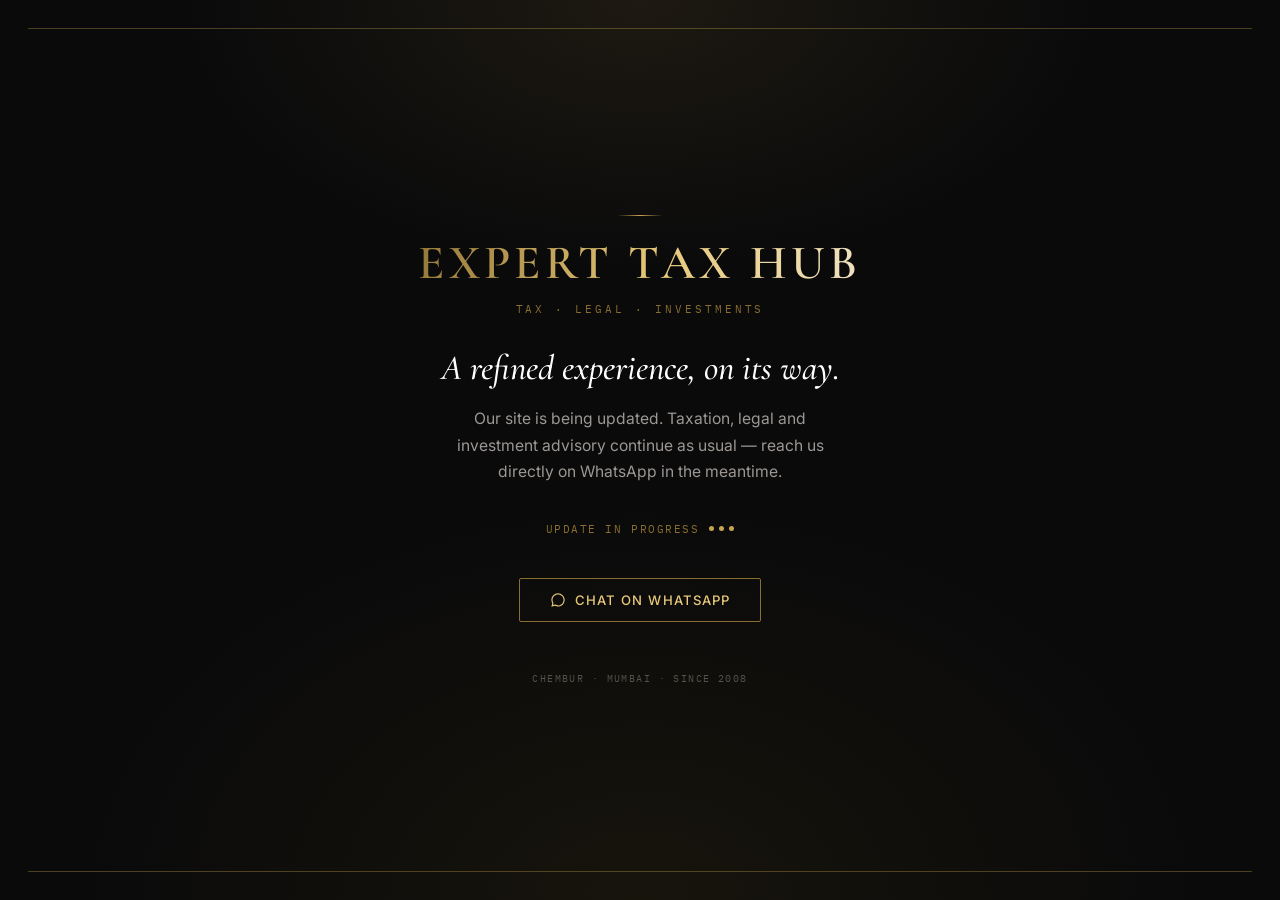
<file: index.html>
<!DOCTYPE html>
<html lang="en">
<head>
<meta charset="UTF-8">
<meta name="viewport" content="width=device-width, initial-scale=1.0">
<title>Expert Tax Hub — We're Updating Our Site</title>
<meta name="description" content="Expert Tax Hub LLP — Tax, Legal and Investment Advisory. Site update in progress.">
<link rel="preconnect" href="https://fonts.googleapis.com">
<link rel="preconnect" href="https://fonts.gstatic.com" crossorigin>
<link href="https://fonts.googleapis.com/css2?family=Cormorant+Garamond:wght@500;600&family=Inter:wght@400;500;600&family=IBM+Plex+Mono:wght@400;500&display=swap" rel="stylesheet">
<style>
  :root{
    --black: #0A0A0B;
    --black-2: #131315;
    --gold: #C9A34E;
    --gold-bright: #E8C97A;
    --gold-dim: #8A6E2F;
    --cream: #F3ECDD;
    --slate: #9C9793;
    --font-display: 'Cormorant Garamond', Georgia, serif;
    --font-body: 'Inter', -apple-system, BlinkMacSystemFont, sans-serif;
    --font-mono: 'IBM Plex Mono', monospace;
  }
  *{ box-sizing:border-box; }
  html,body{ height:100%; margin:0; }
  body{
    font-family: var(--font-body);
    background:
      radial-gradient(60% 50% at 50% 0%, rgba(201,163,78,0.10) 0%, rgba(201,163,78,0) 60%),
      radial-gradient(80% 80% at 50% 100%, #17140C 0%, var(--black) 55%);
    color: var(--cream);
    display:flex;
    align-items:center;
    justify-content:center;
    overflow:hidden;
    position:relative;
  }

  /* Ambient floating gold particles */
  .particles{ position:fixed; inset:0; pointer-events:none; z-index:0; }
  .particle{
    position:absolute;
    border-radius:50%;
    background: radial-gradient(circle, rgba(201,163,78,0.65) 0%, rgba(201,163,78,0) 70%);
    animation: drift linear infinite;
  }
  @keyframes drift{
    0%{ transform: translateY(0) translateX(0); opacity:0; }
    10%{ opacity:1; }
    90%{ opacity:1; }
    100%{ transform: translateY(-110vh) translateX(var(--dx, 20px)); opacity:0; }
  }

  /* Fine vignette frame lines */
  .frame-line{
    position: fixed;
    border-color: rgba(201,163,78,0.35);
    z-index:1;
  }
  .frame-line.top{ top:28px; left:28px; right:28px; height:1px; border-top:1px solid rgba(201,163,78,0.35);
    transform: scaleX(0); transform-origin:left; animation: drawX 1.4s ease forwards 0.3s; }
  .frame-line.bottom{ bottom:28px; left:28px; right:28px; height:1px; border-top:1px solid rgba(201,163,78,0.35);
    transform: scaleX(0); transform-origin:right; animation: drawX 1.4s ease forwards 0.3s; }
  @keyframes drawX{ to{ transform: scaleX(1); } }
  @media (max-width: 700px){ .frame-line{ display:none; } }

  .wrap{
    position:relative;
    z-index:2;
    max-width: 560px;
    width: 100%;
    padding: 40px 28px;
    text-align:center;
  }

  /* Wordmark instead of seal graphic */
  .wordmark{
    margin: 0 auto 30px;
    opacity: 0;
    animation: fadeUp 1s ease forwards 0.15s;
  }
  .wordmark .rule{
    width: 46px;
    height: 1px;
    background: linear-gradient(90deg, transparent, var(--gold), transparent);
    margin: 0 auto 18px;
    transform: scaleX(0);
    animation: growRule 1.2s ease forwards 0.4s;
  }
  @keyframes growRule{ to{ transform: scaleX(1); } }
  .wordmark h2{
    font-family: var(--font-display);
    font-weight: 600;
    font-size: clamp(2.1rem, 7vw, 3rem);
    letter-spacing: 0.09em;
    margin: 0;
    color: var(--cream);
    text-transform: uppercase;
    background: linear-gradient(100deg, var(--gold-dim) 0%, var(--gold-bright) 25%, var(--cream) 50%, var(--gold-bright) 75%, var(--gold-dim) 100%);
    background-size: 220% auto;
    -webkit-background-clip: text;
    background-clip: text;
    -webkit-text-fill-color: transparent;
    animation: shimmer 5s linear infinite;
  }
  @keyframes shimmer{
    0%{ background-position: 0% center; }
    100%{ background-position: -220% center; }
  }
  .wordmark .tagline{
    font-family: var(--font-mono);
    font-size: 0.66rem;
    letter-spacing: 0.28em;
    text-transform: uppercase;
    color: var(--gold-dim);
    margin-top: 10px;
  }

  h1{
    font-family: var(--font-display);
    font-weight: 500;
    font-style: italic;
    font-size: clamp(1.6rem, 4.6vw, 2.2rem);
    line-height: 1.25;
    margin: 0 0 16px;
    color: #fff;
    opacity: 0;
    animation: fadeUp 0.9s ease forwards 0.55s;
  }

  p.lede{
    color: var(--slate);
    font-size: 0.98rem;
    line-height: 1.7;
    max-width: 400px;
    margin: 0 auto 36px;
    opacity: 0;
    animation: fadeUp 0.9s ease forwards 0.75s;
  }

  @keyframes fadeUp{
    from{ opacity:0; transform: translateY(14px); }
    to{ opacity:1; transform: translateY(0); }
  }

  .status-row{
    display:flex;
    align-items:center;
    justify-content:center;
    gap: 10px;
    font-family: var(--font-mono);
    font-size: 0.68rem;
    letter-spacing: 0.14em;
    text-transform: uppercase;
    color: var(--gold-dim);
    margin-bottom: 42px;
    opacity: 0;
    animation: fadeUp 0.9s ease forwards 0.95s;
  }
  .dots{ display:flex; gap:5px; }
  .dots span{
    width:5px; height:5px;
    border-radius:50%;
    background: var(--gold);
    animation: bounce 1.4s ease-in-out infinite;
  }
  .dots span:nth-child(2){ animation-delay: 0.18s; }
  .dots span:nth-child(3){ animation-delay: 0.36s; }
  @keyframes bounce{
    0%,80%,100%{ transform: scale(0.6); opacity:0.35; }
    40%{ transform: scale(1); opacity:1; }
  }

  .btn-row{
    opacity: 0;
    animation: fadeUp 0.9s ease forwards 1.15s;
  }
  .btn{
    display:inline-flex;
    align-items:center;
    gap:9px;
    background: transparent;
    color: var(--gold-bright);
    text-decoration:none;
    padding: 13px 30px;
    border: 1px solid var(--gold-dim);
    border-radius: 2px;
    font-size: 0.82rem;
    font-weight: 500;
    letter-spacing: 0.08em;
    text-transform: uppercase;
    transition: all 0.3s ease;
  }
  .btn:hover{
    background: var(--gold);
    color: var(--black);
    border-color: var(--gold);
    box-shadow: 0 8px 26px rgba(201,163,78,0.25);
  }
  .btn svg{ width:16px; height:16px; }

  .footer-note{
    margin-top: 50px;
    font-family: var(--font-mono);
    font-size: 0.64rem;
    letter-spacing: 0.14em;
    color: #55524A;
    opacity: 0;
    animation: fadeUp 0.9s ease forwards 1.35s;
  }

  @media (prefers-reduced-motion: reduce){
    .particle, .wordmark h2, .frame-line{ animation: none !important; }
    .wordmark, h1, p.lede, .status-row, .btn-row, .footer-note, .rule{
      opacity:1 !important; animation:none !important; transform:none !important;
    }
  }
</style>
</head>
<body>

<div class="particles" id="particles"></div>
<div class="frame-line top"></div>
<div class="frame-line bottom"></div>

<div class="wrap">
  <div class="wordmark">
    <div class="rule"></div>
    <h2>Expert Tax Hub</h2>
    <div class="tagline">Tax &middot; Legal &middot; Investments</div>
  </div>

  <h1>A refined experience, on its way.</h1>
  <p class="lede">Our site is being updated. Taxation, legal and investment advisory continue as usual — reach us directly on WhatsApp in the meantime.</p>

  <div class="status-row">
    <span>Update in progress</span>
    <span class="dots"><span></span><span></span><span></span></span>
  </div>

  <div class="btn-row">
    <a href="https://wa.me/919324787030?text=Hi%20Expert%20Tax%20Hub%2C%20I%20saw%20your%20site%20is%20updating%20and%20wanted%20to%20get%20in%20touch." class="btn" target="_blank" rel="noopener noreferrer">
      <svg viewBox="0 0 24 24" fill="currentColor"><path d="M12.04 2C6.58 2 2.13 6.45 2.13 11.91c0 1.75.46 3.46 1.32 4.96L2 22l5.25-1.38a9.9 9.9 0 0 0 4.79 1.22h.01c5.46 0 9.91-4.45 9.91-9.91 0-2.65-1.03-5.14-2.9-7.01A9.82 9.82 0 0 0 12.04 2zm0 18.06h-.01a8.2 8.2 0 0 1-4.19-1.15l-.3-.18-3.12.82.83-3.04-.2-.31a8.22 8.22 0 0 1-1.26-4.38c0-4.55 3.7-8.25 8.26-8.25 2.2 0 4.28.86 5.84 2.42a8.2 8.2 0 0 1 2.41 5.84c0 4.55-3.71 8.25-8.26 8.25z"/></svg>
      Chat on WhatsApp
    </a>
  </div>

  <div class="footer-note">CHEMBUR &middot; MUMBAI &middot; SINCE 2008</div>
</div>

<script>
  const container = document.getElementById('particles');
  const count = 24;
  for (let i = 0; i < count; i++) {
    const p = document.createElement('div');
    p.className = 'particle';
    const size = 2 + Math.random() * 5;
    p.style.width = size + 'px';
    p.style.height = size + 'px';
    p.style.left = Math.random() * 100 + 'vw';
    p.style.bottom = (-10 - Math.random() * 20) + 'vh';
    p.style.setProperty('--dx', (Math.random() * 80 - 40) + 'px');
    p.style.animationDuration = (11 + Math.random() * 15) + 's';
    p.style.animationDelay = (Math.random() * 10) + 's';
    container.appendChild(p);
  }
</script>

</body>
</html>
</file>
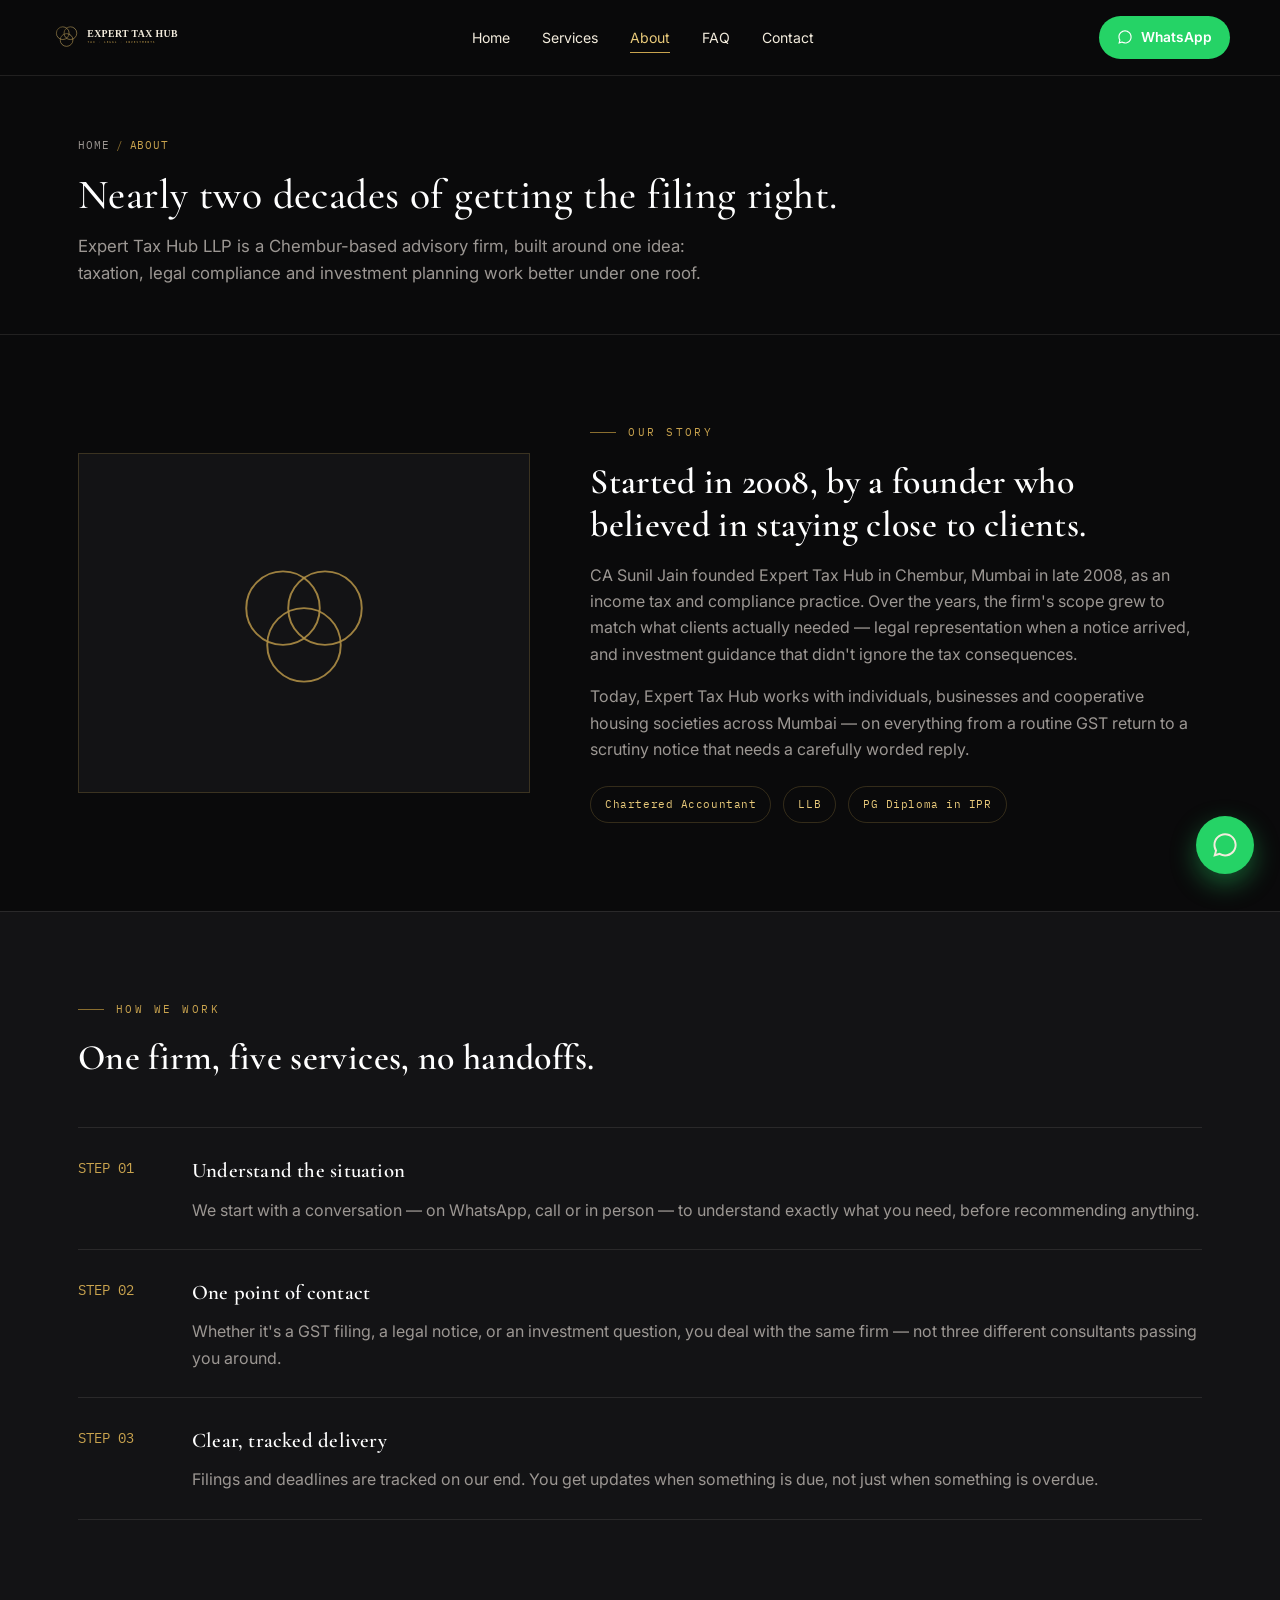
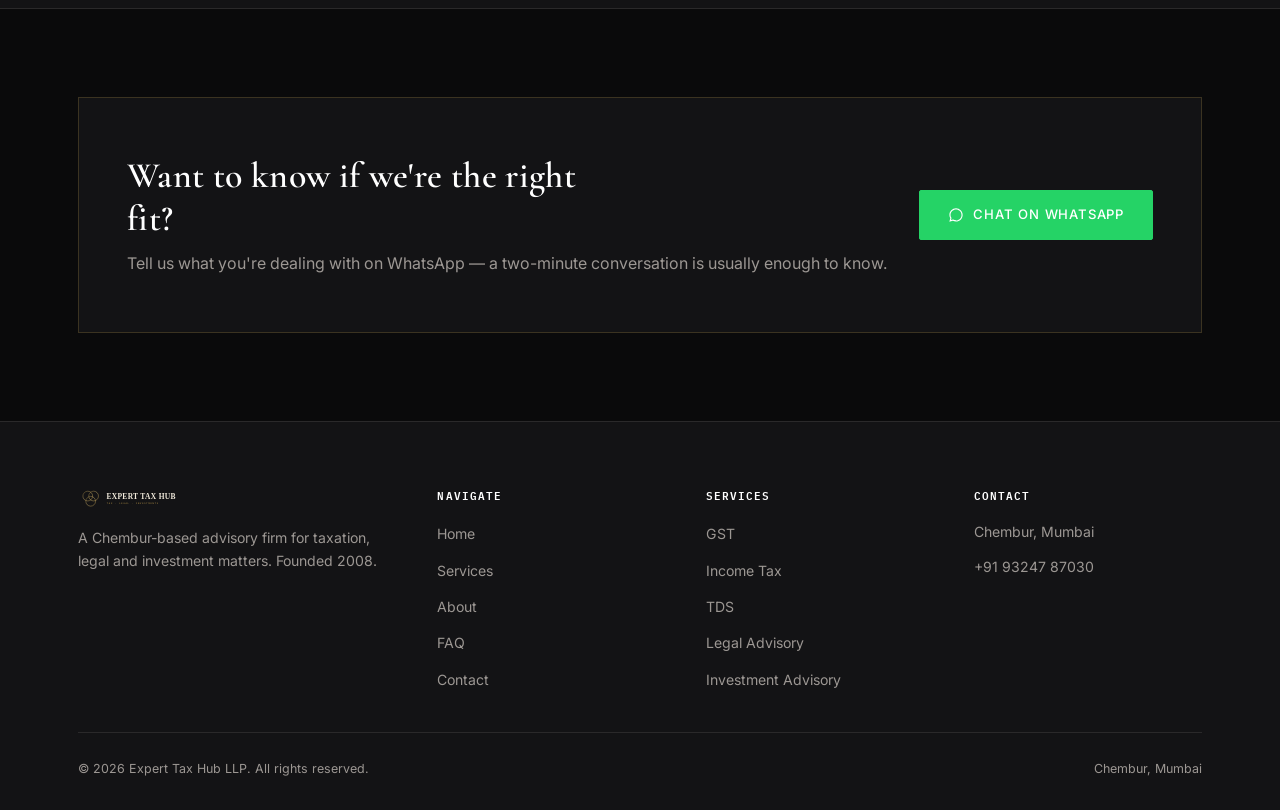
<file: about.html>
<!DOCTYPE html>
<html lang="en">
<head>
<meta charset="UTF-8">
<meta name="viewport" content="width=device-width, initial-scale=1.0">
<title>About — Expert Tax Hub | Chembur, Mumbai</title>
<meta name="description" content="Expert Tax Hub LLP was founded in 2008 by CA Sunil Jain in Chembur, Mumbai.">
<link rel="icon" type="image/svg+xml" href="assets/img/favicon.svg">
<link rel="preconnect" href="https://fonts.googleapis.com">
<link rel="preconnect" href="https://fonts.gstatic.com" crossorigin>
<link href="https://fonts.googleapis.com/css2?family=Cormorant+Garamond:wght@500;600&family=Inter:wght@400;500;600;700&family=IBM+Plex+Mono:wght@400;500&display=swap" rel="stylesheet">
<link rel="stylesheet" href="assets/style.css">

</head>
<body>
<header class="site-header">
  <div class="container nav">
    <a href="index.html" class="brand">
      <img src="assets/img/logo.svg" alt="Expert Tax Hub">
    </a>
    <nav class="nav-links">
      <a href="index.html">Home</a>
      <div class="has-dropdown">
        <a href="services.html">Services</a>
        <div class="dropdown">
          <a href="services/gst.html">GST</a>
          <a href="services/income-tax.html">Income Tax</a>
          <a href="services/tds.html">TDS</a>
          <a href="services/legal.html">Legal Advisory</a>
          <a href="services/investments.html">Investment Advisory</a>
        </div>
      </div>
      <a href="about.html" class="active">About</a>
      <a href="faq.html">FAQ</a>
      <a href="contact.html">Contact</a>
    </nav>
    <a class="nav-cta" data-wa="Hi Expert Tax Hub, I'd like to know more about your services." href="#">
      <svg viewBox="0 0 24 24" fill="currentColor"><path d="M12.04 2C6.58 2 2.13 6.45 2.13 11.91c0 1.75.46 3.46 1.32 4.96L2 22l5.25-1.38a9.9 9.9 0 0 0 4.79 1.22h.01c5.46 0 9.91-4.45 9.91-9.91 0-2.65-1.03-5.14-2.9-7.01A9.82 9.82 0 0 0 12.04 2zm0 18.06h-.01a8.2 8.2 0 0 1-4.19-1.15l-.3-.18-3.12.82.83-3.04-.2-.31a8.22 8.22 0 0 1-1.26-4.38c0-4.55 3.7-8.25 8.26-8.25 2.2 0 4.28.86 5.84 2.42a8.2 8.2 0 0 1 2.41 5.84c0 4.55-3.71 8.25-8.26 8.25z"/></svg>
      WhatsApp
    </a>
    <button class="nav-toggle" aria-label="Toggle menu">
      <svg width="24" height="24" viewBox="0 0 24 24" fill="none" stroke="#F3ECDD" stroke-width="2"><line x1="3" y1="6" x2="21" y2="6"/><line x1="3" y1="12" x2="21" y2="12"/><line x1="3" y1="18" x2="21" y2="18"/></svg>
    </button>
  </div>
</header>
<section class="page-hero">
  <div class="container">
    <div class="breadcrumb"><a href="index.html">Home</a><span class="sep">/</span><span class="current">About</span></div>
    <h1>Nearly two decades of getting the filing right.</h1>
    <p class="lede" style="margin-top:14px;">Expert Tax Hub LLP is a Chembur-based advisory firm, built around one idea: taxation, legal compliance and investment planning work better under one roof.</p>
  </div>
</section>

<section>
  <div class="container split">
    <div class="split-visual"><svg viewBox="0 0 160 160" xmlns="http://www.w3.org/2000/svg">
        <circle cx="56" cy="63" r="42" fill="none" stroke="#C9A34E" stroke-width="2.2" opacity="0.9"/>
        <circle cx="104" cy="63" r="42" fill="none" stroke="#C9A34E" stroke-width="2.2" opacity="0.9"/>
        <circle cx="80" cy="105" r="42" fill="none" stroke="#C9A34E" stroke-width="2.2" opacity="0.9"/>
      </svg></div>
    <div class="split-copy">
      <div class="eyebrow">Our Story</div>
      <h2>Started in 2008, by a founder who believed in staying close to clients.</h2>
      <p>CA Sunil Jain founded Expert Tax Hub in Chembur, Mumbai in late 2008, as an income tax and compliance practice. Over the years, the firm's scope grew to match what clients actually needed &mdash; legal representation when a notice arrived, and investment guidance that didn't ignore the tax consequences.</p>
      <p>Today, Expert Tax Hub works with individuals, businesses and cooperative housing societies across Mumbai &mdash; on everything from a routine GST return to a scrutiny notice that needs a carefully worded reply.</p>
      <div class="credential-row">
        <span class="credential">Chartered Accountant</span>
        <span class="credential">LLB</span>
        <span class="credential">PG Diploma in IPR</span>
      </div>
    </div>
  </div>
</section>

<section style="background:var(--black-2); border-top:1px solid var(--line-soft); border-bottom:1px solid var(--line-soft);">
  <div class="container">
    <div class="section-head">
      <div class="eyebrow">How We Work</div>
      <h2>One firm, five services, no handoffs.</h2>
    </div>
    <div class="steps">
      <div class="step-item">
        <div class="step-num">STEP 01</div>
        <div><h3>Understand the situation</h3><p style="margin-top:8px;">We start with a conversation &mdash; on WhatsApp, call or in person &mdash; to understand exactly what you need, before recommending anything.</p></div>
      </div>
      <div class="step-item">
        <div class="step-num">STEP 02</div>
        <div><h3>One point of contact</h3><p style="margin-top:8px;">Whether it's a GST filing, a legal notice, or an investment question, you deal with the same firm &mdash; not three different consultants passing you around.</p></div>
      </div>
      <div class="step-item">
        <div class="step-num">STEP 03</div>
        <div><h3>Clear, tracked delivery</h3><p style="margin-top:8px;">Filings and deadlines are tracked on our end. You get updates when something is due, not just when something is overdue.</p></div>
      </div>
    </div>
  </div>
</section>

<section id="cta">
  <div class="container">
    <div class="cta-banner">
      <div>
        <h2>Want to know if we're the right fit?</h2>
        <p>Tell us what you're dealing with on WhatsApp &mdash; a two-minute conversation is usually enough to know.</p>
      </div>
      <a href="#" class="btn btn-whatsapp" data-wa="Hi Expert Tax Hub, I'd like to learn more about your firm."><svg viewBox="0 0 24 24" fill="currentColor"><path d="M12.04 2C6.58 2 2.13 6.45 2.13 11.91c0 1.75.46 3.46 1.32 4.96L2 22l5.25-1.38a9.9 9.9 0 0 0 4.79 1.22h.01c5.46 0 9.91-4.45 9.91-9.91 0-2.65-1.03-5.14-2.9-7.01A9.82 9.82 0 0 0 12.04 2zm0 18.06h-.01a8.2 8.2 0 0 1-4.19-1.15l-.3-.18-3.12.82.83-3.04-.2-.31a8.22 8.22 0 0 1-1.26-4.38c0-4.55 3.7-8.25 8.26-8.25 2.2 0 4.28.86 5.84 2.42a8.2 8.2 0 0 1 2.41 5.84c0 4.55-3.71 8.25-8.26 8.25z"/></svg>Chat on WhatsApp</a>
    </div>
  </div>
</section>
<footer class="site-footer">
  <div class="container">
    <div class="footer-grid">
      <div class="footer-col">
        <div class="footer-brand">
          <img src="assets/img/logo.svg" alt="Expert Tax Hub" style="height:26px;">
        </div>
        <p>A Chembur-based advisory firm for taxation, legal and investment matters. Founded 2008.</p>
      </div>
      <div class="footer-col">
        <h4>Navigate</h4>
        <ul>
          <li><a href="index.html">Home</a></li>
          <li><a href="services.html">Services</a></li>
          <li><a href="about.html">About</a></li>
          <li><a href="faq.html">FAQ</a></li>
          <li><a href="contact.html">Contact</a></li>
        </ul>
      </div>
      <div class="footer-col">
        <h4>Services</h4>
        <ul>
          <li><a href="services/gst.html">GST</a></li>
          <li><a href="services/income-tax.html">Income Tax</a></li>
          <li><a href="services/tds.html">TDS</a></li>
          <li><a href="services/legal.html">Legal Advisory</a></li>
          <li><a href="services/investments.html">Investment Advisory</a></li>
        </ul>
      </div>
      <div class="footer-col">
        <h4>Contact</h4>
        <ul>
          <li><p>Chembur, Mumbai</p></li>
          <li><a href="#" data-wa="Hi Expert Tax Hub, I'd like to get in touch.">+91 93247 87030</a></li>
        </ul>
      </div>
    </div>
    <div class="footer-bottom">
      <span>&copy; 2026 Expert Tax Hub LLP. All rights reserved.</span>
      <span>Chembur, Mumbai</span>
    </div>
  </div>
</footer>

<a href="#" class="wa-float" data-wa="Hi Expert Tax Hub, I'd like to know more about your services." aria-label="Chat on WhatsApp">
  <svg viewBox="0 0 24 24" fill="currentColor"><path d="M12.04 2C6.58 2 2.13 6.45 2.13 11.91c0 1.75.46 3.46 1.32 4.96L2 22l5.25-1.38a9.9 9.9 0 0 0 4.79 1.22h.01c5.46 0 9.91-4.45 9.91-9.91 0-2.65-1.03-5.14-2.9-7.01A9.82 9.82 0 0 0 12.04 2zm0 18.06h-.01a8.2 8.2 0 0 1-4.19-1.15l-.3-.18-3.12.82.83-3.04-.2-.31a8.22 8.22 0 0 1-1.26-4.38c0-4.55 3.7-8.25 8.26-8.25 2.2 0 4.28.86 5.84 2.42a8.2 8.2 0 0 1 2.41 5.84c0 4.55-3.71 8.25-8.26 8.25z"/></svg>
</a>

<script src="assets/script.js"></script>
</body>
</html>
</file>
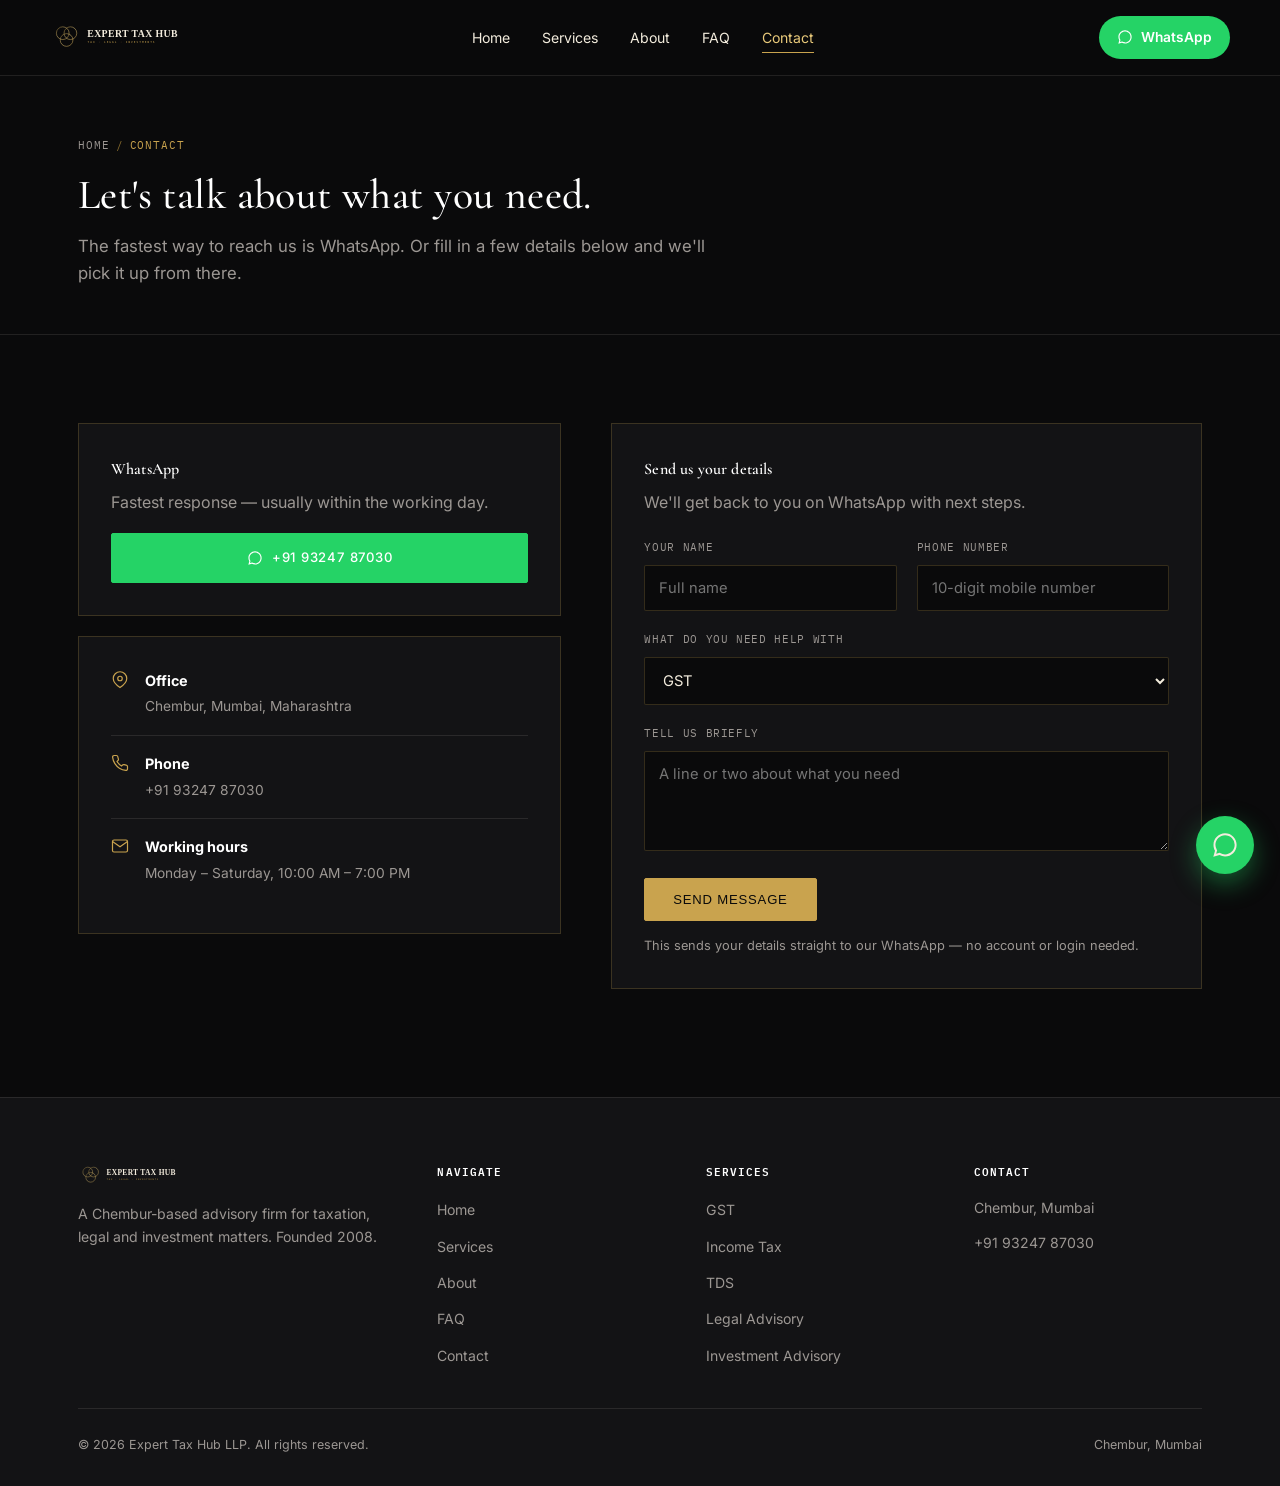
<file: contact.html>
<!DOCTYPE html>
<html lang="en">
<head>
<meta charset="UTF-8">
<meta name="viewport" content="width=device-width, initial-scale=1.0">
<title>Contact — Expert Tax Hub | Chembur, Mumbai</title>
<meta name="description" content="Get in touch with Expert Tax Hub LLP. Chat on WhatsApp or send us your details.">
<link rel="icon" type="image/svg+xml" href="assets/img/favicon.svg">
<link rel="preconnect" href="https://fonts.googleapis.com">
<link rel="preconnect" href="https://fonts.gstatic.com" crossorigin>
<link href="https://fonts.googleapis.com/css2?family=Cormorant+Garamond:wght@500;600&family=Inter:wght@400;500;600;700&family=IBM+Plex+Mono:wght@400;500&display=swap" rel="stylesheet">
<link rel="stylesheet" href="assets/style.css">

</head>
<body>
<header class="site-header">
  <div class="container nav">
    <a href="index.html" class="brand">
      <img src="assets/img/logo.svg" alt="Expert Tax Hub">
    </a>
    <nav class="nav-links">
      <a href="index.html">Home</a>
      <div class="has-dropdown">
        <a href="services.html">Services</a>
        <div class="dropdown">
          <a href="services/gst.html">GST</a>
          <a href="services/income-tax.html">Income Tax</a>
          <a href="services/tds.html">TDS</a>
          <a href="services/legal.html">Legal Advisory</a>
          <a href="services/investments.html">Investment Advisory</a>
        </div>
      </div>
      <a href="about.html">About</a>
      <a href="faq.html">FAQ</a>
      <a href="contact.html" class="active">Contact</a>
    </nav>
    <a class="nav-cta" data-wa="Hi Expert Tax Hub, I'd like to know more about your services." href="#">
      <svg viewBox="0 0 24 24" fill="currentColor"><path d="M12.04 2C6.58 2 2.13 6.45 2.13 11.91c0 1.75.46 3.46 1.32 4.96L2 22l5.25-1.38a9.9 9.9 0 0 0 4.79 1.22h.01c5.46 0 9.91-4.45 9.91-9.91 0-2.65-1.03-5.14-2.9-7.01A9.82 9.82 0 0 0 12.04 2zm0 18.06h-.01a8.2 8.2 0 0 1-4.19-1.15l-.3-.18-3.12.82.83-3.04-.2-.31a8.22 8.22 0 0 1-1.26-4.38c0-4.55 3.7-8.25 8.26-8.25 2.2 0 4.28.86 5.84 2.42a8.2 8.2 0 0 1 2.41 5.84c0 4.55-3.71 8.25-8.26 8.25z"/></svg>
      WhatsApp
    </a>
    <button class="nav-toggle" aria-label="Toggle menu">
      <svg width="24" height="24" viewBox="0 0 24 24" fill="none" stroke="#F3ECDD" stroke-width="2"><line x1="3" y1="6" x2="21" y2="6"/><line x1="3" y1="12" x2="21" y2="12"/><line x1="3" y1="18" x2="21" y2="18"/></svg>
    </button>
  </div>
</header>
<section class="page-hero">
  <div class="container">
    <div class="breadcrumb"><a href="index.html">Home</a><span class="sep">/</span><span class="current">Contact</span></div>
    <h1>Let's talk about what you need.</h1>
    <p class="lede" style="margin-top:14px;">The fastest way to reach us is WhatsApp. Or fill in a few details below and we'll pick it up from there.</p>
  </div>
</section>

<section>
  <div class="container contact-grid">
    <div>
      <div class="contact-card">
        <h4>WhatsApp</h4>
        <p style="margin-bottom:18px;">Fastest response &mdash; usually within the working day.</p>
        <a href="#" class="btn btn-whatsapp" data-wa="Hi Expert Tax Hub, I'd like to get in touch." style="width:100%; justify-content:center;"><svg viewBox="0 0 24 24" fill="currentColor"><path d="M12.04 2C6.58 2 2.13 6.45 2.13 11.91c0 1.75.46 3.46 1.32 4.96L2 22l5.25-1.38a9.9 9.9 0 0 0 4.79 1.22h.01c5.46 0 9.91-4.45 9.91-9.91 0-2.65-1.03-5.14-2.9-7.01A9.82 9.82 0 0 0 12.04 2zm0 18.06h-.01a8.2 8.2 0 0 1-4.19-1.15l-.3-.18-3.12.82.83-3.04-.2-.31a8.22 8.22 0 0 1-1.26-4.38c0-4.55 3.7-8.25 8.26-8.25 2.2 0 4.28.86 5.84 2.42a8.2 8.2 0 0 1 2.41 5.84c0 4.55-3.71 8.25-8.26 8.25z"/></svg>+91 93247 87030</a>
      </div>
      <div class="contact-card">
        <div class="contact-row">
          <span class="icon"><svg width="18" height="18" viewBox="0 0 24 24" fill="none" stroke="currentColor" stroke-width="1.6"><path d="M21 10c0 6-9 12-9 12s-9-6-9-12a9 9 0 1 1 18 0z"/><circle cx="12" cy="10" r="3"/></svg></span>
          <div><strong>Office</strong><span>Chembur, Mumbai, Maharashtra</span></div>
        </div>
        <div class="contact-row">
          <span class="icon"><svg width="18" height="18" viewBox="0 0 24 24" fill="none" stroke="currentColor" stroke-width="1.6"><path d="M22 16.92v3a2 2 0 0 1-2.18 2 19.79 19.79 0 0 1-8.63-3.07 19.5 19.5 0 0 1-6-6 19.79 19.79 0 0 1-3.07-8.67A2 2 0 0 1 4.11 2h3a2 2 0 0 1 2 1.72c.127.96.362 1.903.7 2.81a2 2 0 0 1-.45 2.11L8.09 9.91a16 16 0 0 0 6 6l1.27-1.27a2 2 0 0 1 2.11-.45c.907.338 1.85.573 2.81.7A2 2 0 0 1 22 16.92z"/></svg></span>
          <div><strong>Phone</strong><span>+91 93247 87030</span></div>
        </div>
        <div class="contact-row">
          <span class="icon"><svg width="18" height="18" viewBox="0 0 24 24" fill="none" stroke="currentColor" stroke-width="1.6"><rect x="2" y="4" width="20" height="16" rx="2"/><path d="M22 6l-10 7L2 6"/></svg></span>
          <div><strong>Working hours</strong><span>Monday &ndash; Saturday, 10:00 AM &ndash; 7:00 PM</span></div>
        </div>
      </div>
    </div>

    <div class="contact-card">
      <h4>Send us your details</h4>
      <p style="margin-bottom:24px;">We'll get back to you on WhatsApp with next steps.</p>
      <form id="contact-form">
        <div class="form-row-2">
          <div class="form-field"><label for="name">Your name</label><input type="text" id="name" required placeholder="Full name"></div>
          <div class="form-field"><label for="phone">Phone number</label><input type="tel" id="phone" required placeholder="10-digit mobile number"></div>
        </div>
        <div class="form-field">
          <label for="service">What do you need help with</label>
          <select id="service"><option>GST</option><option>Income Tax</option><option>TDS</option><option>Legal Advisory</option><option>Investment Advisory</option><option>Something else</option></select>
        </div>
        <div class="form-field"><label for="message">Tell us briefly</label><textarea id="message" rows="4" placeholder="A line or two about what you need"></textarea></div>
        <button type="submit" class="btn btn-solid">Send Message</button>
        <p class="form-note">This sends your details straight to our WhatsApp &mdash; no account or login needed.</p>
        <div id="form-success"></div>
      </form>
    </div>
  </div>
</section>
<footer class="site-footer">
  <div class="container">
    <div class="footer-grid">
      <div class="footer-col">
        <div class="footer-brand">
          <img src="assets/img/logo.svg" alt="Expert Tax Hub" style="height:26px;">
        </div>
        <p>A Chembur-based advisory firm for taxation, legal and investment matters. Founded 2008.</p>
      </div>
      <div class="footer-col">
        <h4>Navigate</h4>
        <ul>
          <li><a href="index.html">Home</a></li>
          <li><a href="services.html">Services</a></li>
          <li><a href="about.html">About</a></li>
          <li><a href="faq.html">FAQ</a></li>
          <li><a href="contact.html">Contact</a></li>
        </ul>
      </div>
      <div class="footer-col">
        <h4>Services</h4>
        <ul>
          <li><a href="services/gst.html">GST</a></li>
          <li><a href="services/income-tax.html">Income Tax</a></li>
          <li><a href="services/tds.html">TDS</a></li>
          <li><a href="services/legal.html">Legal Advisory</a></li>
          <li><a href="services/investments.html">Investment Advisory</a></li>
        </ul>
      </div>
      <div class="footer-col">
        <h4>Contact</h4>
        <ul>
          <li><p>Chembur, Mumbai</p></li>
          <li><a href="#" data-wa="Hi Expert Tax Hub, I'd like to get in touch.">+91 93247 87030</a></li>
        </ul>
      </div>
    </div>
    <div class="footer-bottom">
      <span>&copy; 2026 Expert Tax Hub LLP. All rights reserved.</span>
      <span>Chembur, Mumbai</span>
    </div>
  </div>
</footer>

<a href="#" class="wa-float" data-wa="Hi Expert Tax Hub, I'd like to know more about your services." aria-label="Chat on WhatsApp">
  <svg viewBox="0 0 24 24" fill="currentColor"><path d="M12.04 2C6.58 2 2.13 6.45 2.13 11.91c0 1.75.46 3.46 1.32 4.96L2 22l5.25-1.38a9.9 9.9 0 0 0 4.79 1.22h.01c5.46 0 9.91-4.45 9.91-9.91 0-2.65-1.03-5.14-2.9-7.01A9.82 9.82 0 0 0 12.04 2zm0 18.06h-.01a8.2 8.2 0 0 1-4.19-1.15l-.3-.18-3.12.82.83-3.04-.2-.31a8.22 8.22 0 0 1-1.26-4.38c0-4.55 3.7-8.25 8.26-8.25 2.2 0 4.28.86 5.84 2.42a8.2 8.2 0 0 1 2.41 5.84c0 4.55-3.71 8.25-8.26 8.25z"/></svg>
</a>

<script src="assets/script.js"></script>
</body>
</html>
</file>
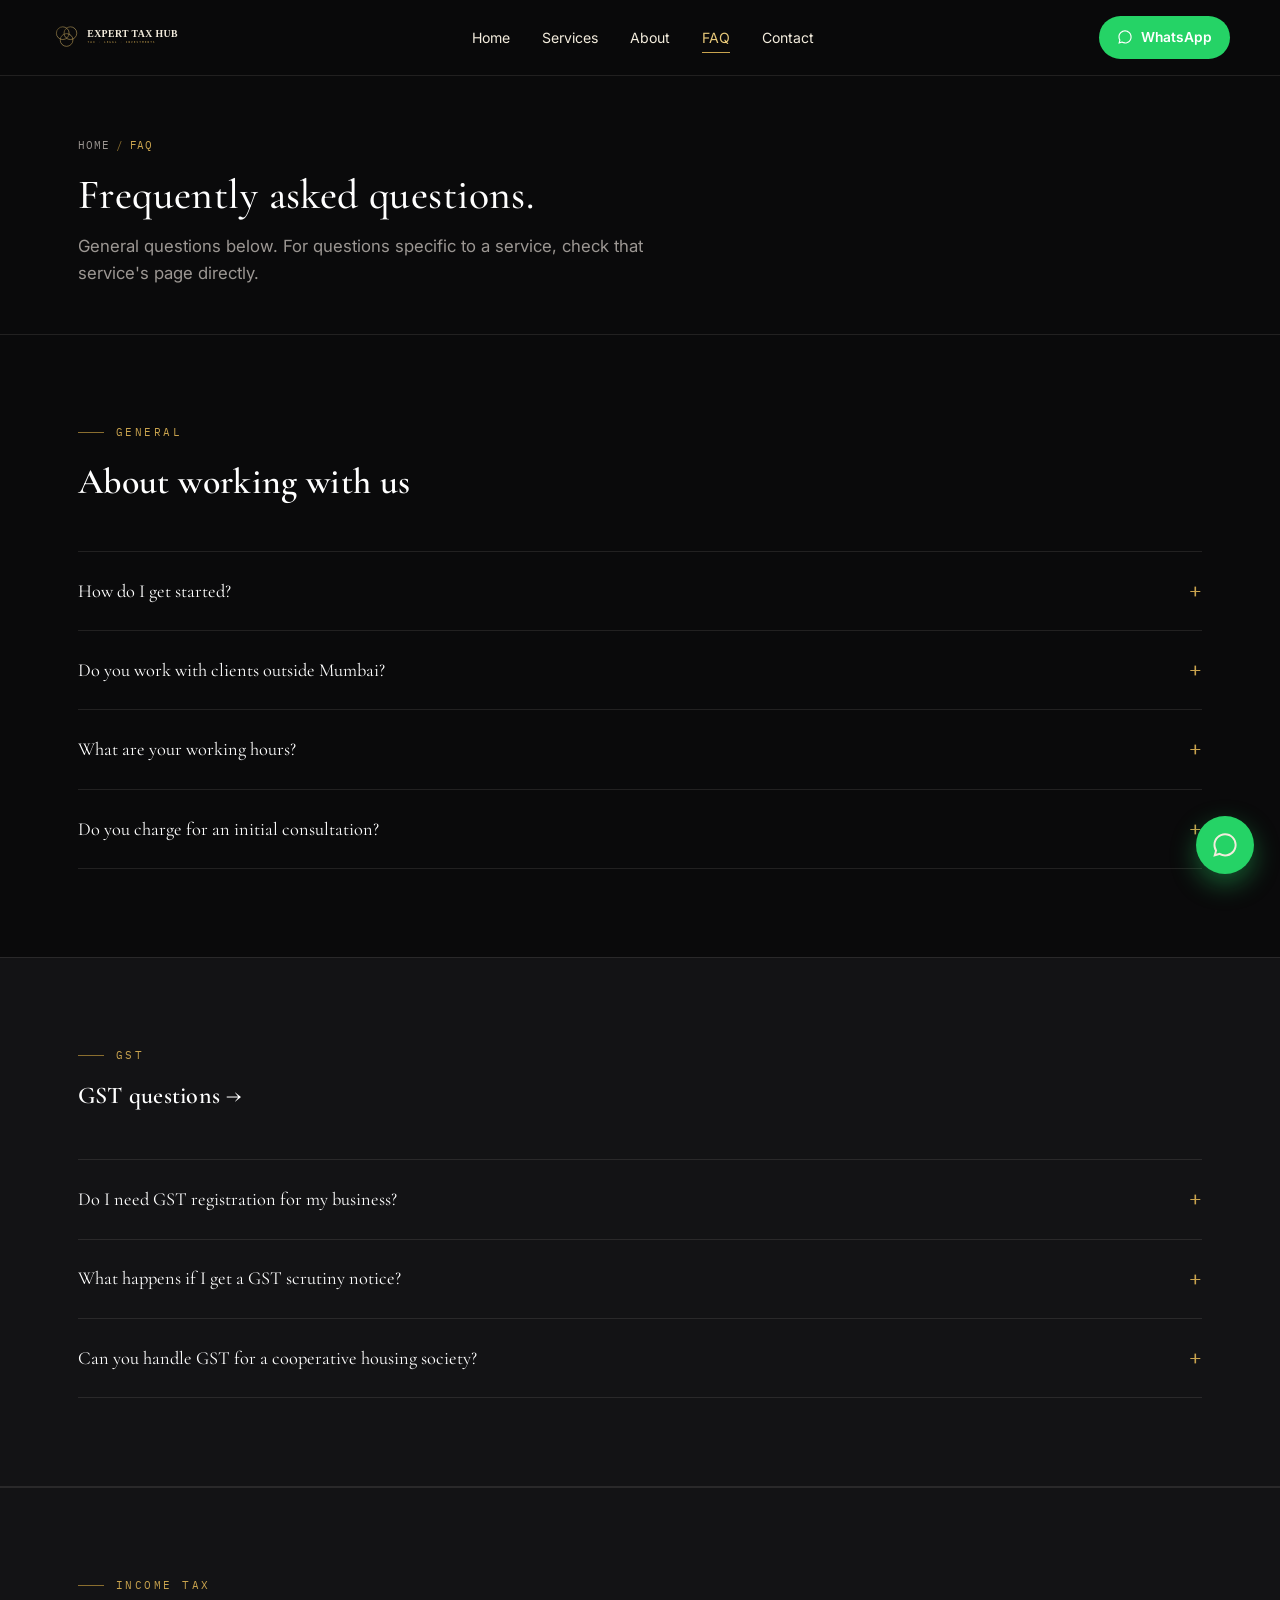
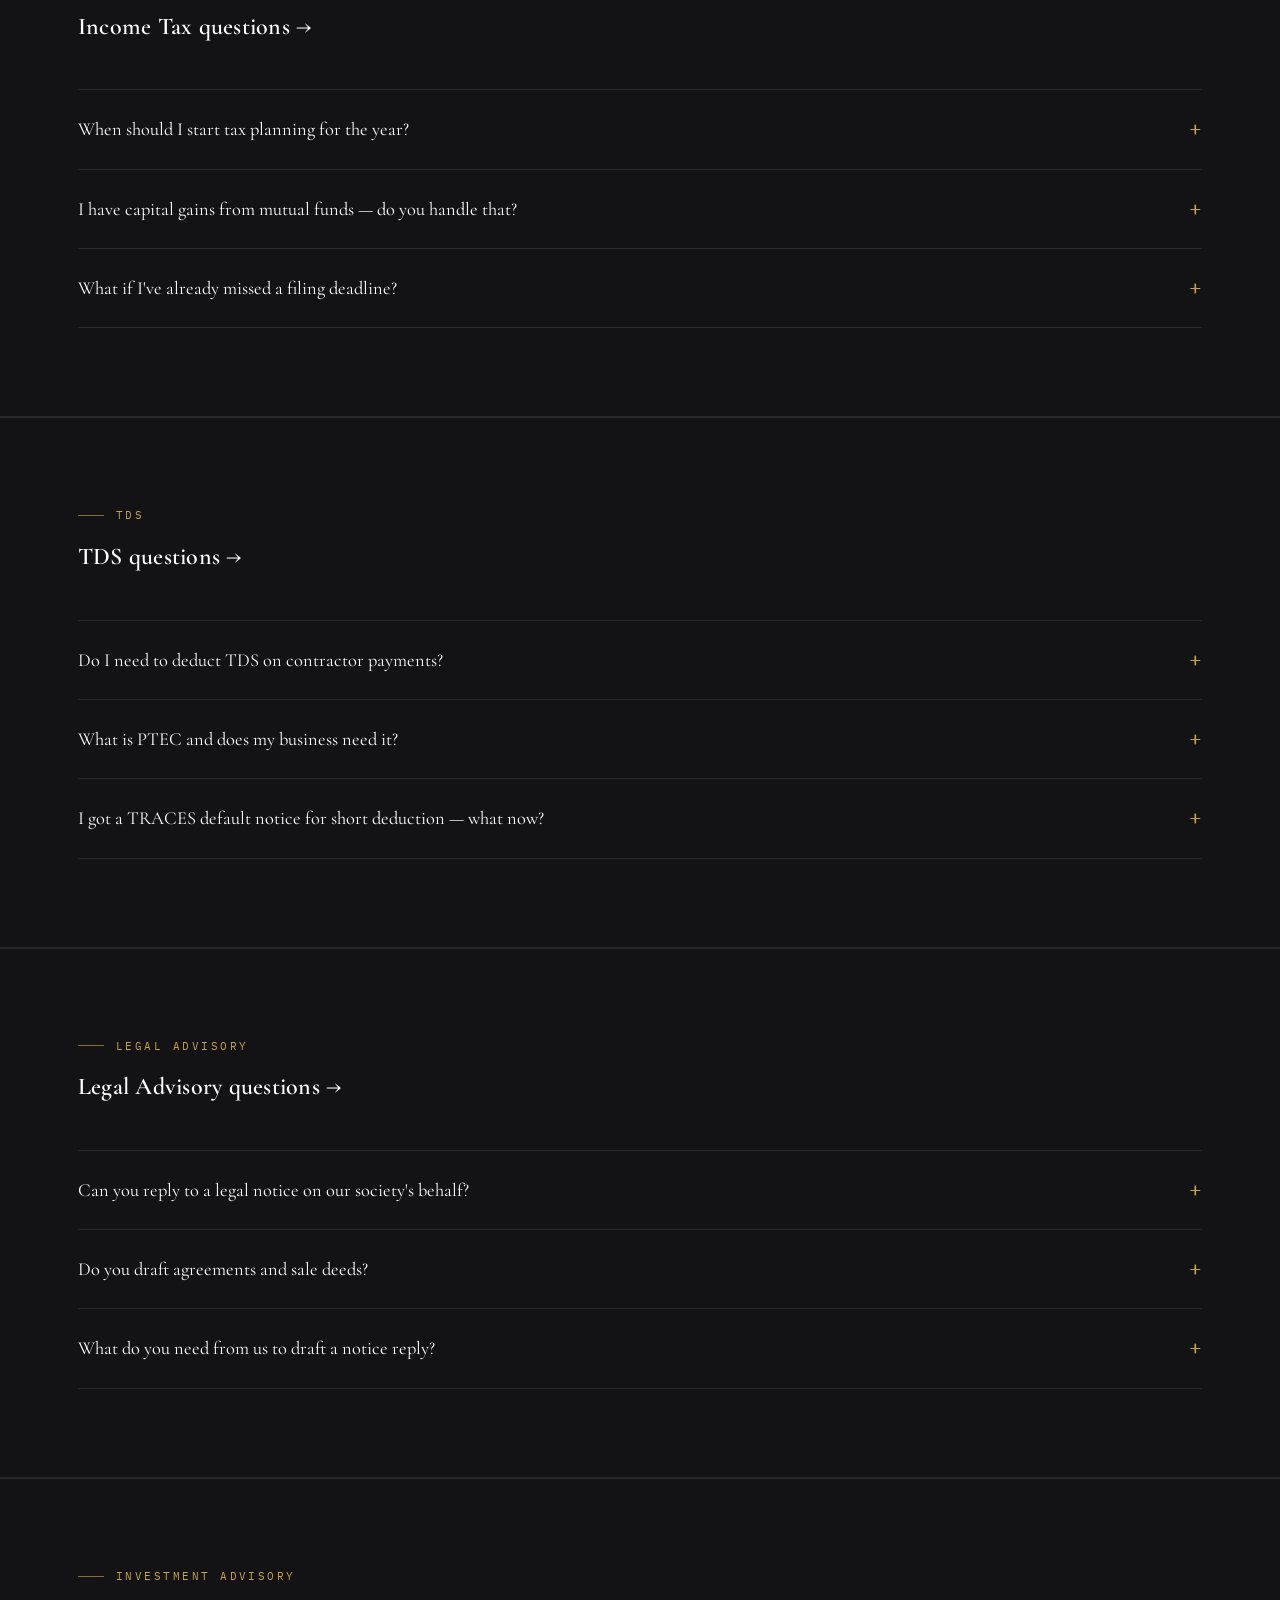
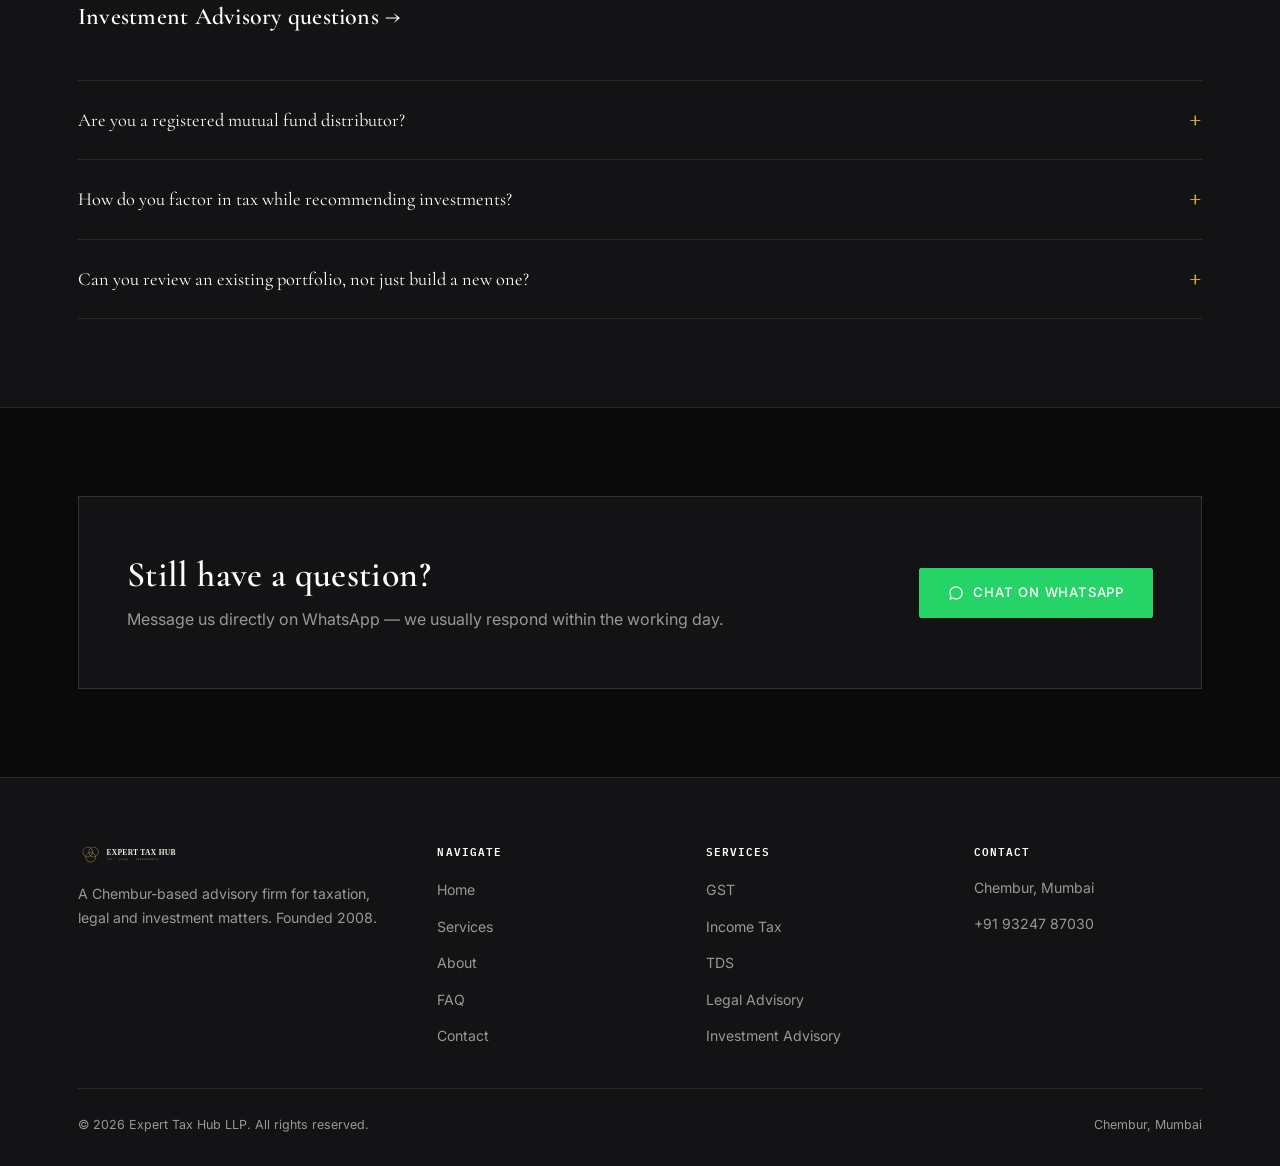
<file: faq.html>
<!DOCTYPE html>
<html lang="en">
<head>
<meta charset="UTF-8">
<meta name="viewport" content="width=device-width, initial-scale=1.0">
<title>FAQ — Expert Tax Hub</title>
<meta name="description" content="Frequently asked questions about GST, income tax, TDS, legal advisory and investment services at Expert Tax Hub LLP.">
<link rel="icon" type="image/svg+xml" href="assets/img/favicon.svg">
<link rel="preconnect" href="https://fonts.googleapis.com">
<link rel="preconnect" href="https://fonts.gstatic.com" crossorigin>
<link href="https://fonts.googleapis.com/css2?family=Cormorant+Garamond:wght@500;600&family=Inter:wght@400;500;600;700&family=IBM+Plex+Mono:wght@400;500&display=swap" rel="stylesheet">
<link rel="stylesheet" href="assets/style.css">

</head>
<body>
<header class="site-header">
  <div class="container nav">
    <a href="index.html" class="brand">
      <img src="assets/img/logo.svg" alt="Expert Tax Hub">
    </a>
    <nav class="nav-links">
      <a href="index.html">Home</a>
      <div class="has-dropdown">
        <a href="services.html">Services</a>
        <div class="dropdown">
          <a href="services/gst.html">GST</a>
          <a href="services/income-tax.html">Income Tax</a>
          <a href="services/tds.html">TDS</a>
          <a href="services/legal.html">Legal Advisory</a>
          <a href="services/investments.html">Investment Advisory</a>
        </div>
      </div>
      <a href="about.html">About</a>
      <a href="faq.html" class="active">FAQ</a>
      <a href="contact.html">Contact</a>
    </nav>
    <a class="nav-cta" data-wa="Hi Expert Tax Hub, I'd like to know more about your services." href="#">
      <svg viewBox="0 0 24 24" fill="currentColor"><path d="M12.04 2C6.58 2 2.13 6.45 2.13 11.91c0 1.75.46 3.46 1.32 4.96L2 22l5.25-1.38a9.9 9.9 0 0 0 4.79 1.22h.01c5.46 0 9.91-4.45 9.91-9.91 0-2.65-1.03-5.14-2.9-7.01A9.82 9.82 0 0 0 12.04 2zm0 18.06h-.01a8.2 8.2 0 0 1-4.19-1.15l-.3-.18-3.12.82.83-3.04-.2-.31a8.22 8.22 0 0 1-1.26-4.38c0-4.55 3.7-8.25 8.26-8.25 2.2 0 4.28.86 5.84 2.42a8.2 8.2 0 0 1 2.41 5.84c0 4.55-3.71 8.25-8.26 8.25z"/></svg>
      WhatsApp
    </a>
    <button class="nav-toggle" aria-label="Toggle menu">
      <svg width="24" height="24" viewBox="0 0 24 24" fill="none" stroke="#F3ECDD" stroke-width="2"><line x1="3" y1="6" x2="21" y2="6"/><line x1="3" y1="12" x2="21" y2="12"/><line x1="3" y1="18" x2="21" y2="18"/></svg>
    </button>
  </div>
</header>
<section class="page-hero">
  <div class="container">
    <div class="breadcrumb"><a href="index.html">Home</a><span class="sep">/</span><span class="current">FAQ</span></div>
    <h1>Frequently asked questions.</h1>
    <p class="lede" style="margin-top:14px;">General questions below. For questions specific to a service, check that service's page directly.</p>
  </div>
</section>

<section>
  <div class="container">
    <div class="section-head">
      <div class="eyebrow">General</div>
      <h2>About working with us</h2>
    </div>
    <div class="faq-list">
      <details class="faq-item">
        <summary>How do I get started?</summary>
        <div class="faq-answer"><p>Message us on WhatsApp with a line about what you need. We'll tell you what's required and the next step — no long forms.</p></div>
      </details>
      <details class="faq-item">
        <summary>Do you work with clients outside Mumbai?</summary>
        <div class="faq-answer"><p>Yes. Most communication happens over WhatsApp, call, and email, so location isn't a constraint for most services.</p></div>
      </details>
      <details class="faq-item">
        <summary>What are your working hours?</summary>
        <div class="faq-answer"><p>Monday to Saturday, 10:00 AM to 7:00 PM.</p></div>
      </details>
      <details class="faq-item">
        <summary>Do you charge for an initial consultation?</summary>
        <div class="faq-answer"><p>Send us your query on WhatsApp first — we'll let you know how to proceed, including any fees, before you commit to anything.</p></div>
      </details>
    </div>
  </div>
</section>
<section style="background:var(--black-2); border-top:1px solid var(--line-soft); border-bottom:1px solid var(--line-soft);">
  <div class="container">
    <div class="section-head">
      <div class="eyebrow">GST</div>
      <h2 style="font-size:1.5rem;"><a href="services/gst.html" style="color:#fff;">GST questions &rarr;</a></h2>
    </div>
    <div class="faq-list">
      <details class="faq-item">
        <summary>Do I need GST registration for my business?</summary>
        <div class="faq-answer"><p>It depends on your turnover and the nature of your supplies. If you're above the threshold limit or make inter-state supplies, registration is mandatory. Message us your specifics and we'll confirm.</p></div>
      </details>
      <details class="faq-item">
        <summary>What happens if I get a GST scrutiny notice?</summary>
        <div class="faq-answer"><p>Don't ignore it — there's usually a fixed window to respond. We've drafted replies to ASMT-10 notices covering ITC mismatches and GSTR-3B/GSTR-9 reconciliation, and can take this on for you.</p></div>
      </details>
      <details class="faq-item">
        <summary>Can you handle GST for a cooperative housing society?</summary>
        <div class="faq-answer"><p>Yes — we've worked directly with cooperative housing societies on GST registration, return filing, and notice replies.</p></div>
      </details>
    </div>
  </div>
</section>
<section style="background:var(--black-2); border-top:1px solid var(--line-soft); border-bottom:1px solid var(--line-soft);">
  <div class="container">
    <div class="section-head">
      <div class="eyebrow">Income Tax</div>
      <h2 style="font-size:1.5rem;"><a href="services/income-tax.html" style="color:#fff;">Income Tax questions &rarr;</a></h2>
    </div>
    <div class="faq-list">
      <details class="faq-item">
        <summary>When should I start tax planning for the year?</summary>
        <div class="faq-answer"><p>Ideally at the start of the financial year, not in March. Early planning gives you room to structure investments and gains properly, especially for LTCG under Section 112A.</p></div>
      </details>
      <details class="faq-item">
        <summary>I have capital gains from mutual funds — do you handle that?</summary>
        <div class="faq-answer"><p>Yes — LTCG computation, exemption thresholds, gifting and clubbing provisions for mutual fund gains are part of our regular work.</p></div>
      </details>
      <details class="faq-item">
        <summary>What if I've already missed a filing deadline?</summary>
        <div class="faq-answer"><p>Belated and revised returns are still possible within certain limits. Message us your situation and we'll tell you what's still open.</p></div>
      </details>
    </div>
  </div>
</section>
<section style="background:var(--black-2); border-top:1px solid var(--line-soft); border-bottom:1px solid var(--line-soft);">
  <div class="container">
    <div class="section-head">
      <div class="eyebrow">TDS</div>
      <h2 style="font-size:1.5rem;"><a href="services/tds.html" style="color:#fff;">TDS questions &rarr;</a></h2>
    </div>
    <div class="faq-list">
      <details class="faq-item">
        <summary>Do I need to deduct TDS on contractor payments?</summary>
        <div class="faq-answer"><p>Generally yes, above specified thresholds under Section 194C/194J depending on the nature of payment. We can confirm the exact rate for your case.</p></div>
      </details>
      <details class="faq-item">
        <summary>What is PTEC and does my business need it?</summary>
        <div class="faq-answer"><p>Professional Tax Enrollment Certificate — required for business owners and professionals in Maharashtra. We've handled PTEC registers across multiple financial years for clients.</p></div>
      </details>
      <details class="faq-item">
        <summary>I got a TRACES default notice for short deduction — what now?</summary>
        <div class="faq-answer"><p>This is fixable through a correction statement. Send us the notice and we'll identify the gap and file the correction.</p></div>
      </details>
    </div>
  </div>
</section>
<section style="background:var(--black-2); border-top:1px solid var(--line-soft); border-bottom:1px solid var(--line-soft);">
  <div class="container">
    <div class="section-head">
      <div class="eyebrow">Legal Advisory</div>
      <h2 style="font-size:1.5rem;"><a href="services/legal.html" style="color:#fff;">Legal Advisory questions &rarr;</a></h2>
    </div>
    <div class="faq-list">
      <details class="faq-item">
        <summary>Can you reply to a legal notice on our society's behalf?</summary>
        <div class="faq-answer"><p>Yes — we've drafted replies for cooperative housing societies, including GST scrutiny matters and ITC reversal defences.</p></div>
      </details>
      <details class="faq-item">
        <summary>Do you draft agreements and sale deeds?</summary>
        <div class="faq-answer"><p>Yes, including converting existing legal documents like sale deeds and confirmation letters into properly formatted documents.</p></div>
      </details>
      <details class="faq-item">
        <summary>What do you need from us to draft a notice reply?</summary>
        <div class="faq-answer"><p>The exact notice, and the specific points you want covered. If you give us exact points, we draft to those — we don't add extra grounds beyond what's specified.</p></div>
      </details>
    </div>
  </div>
</section>
<section style="background:var(--black-2); border-top:1px solid var(--line-soft); border-bottom:1px solid var(--line-soft);">
  <div class="container">
    <div class="section-head">
      <div class="eyebrow">Investment Advisory</div>
      <h2 style="font-size:1.5rem;"><a href="services/investments.html" style="color:#fff;">Investment Advisory questions &rarr;</a></h2>
    </div>
    <div class="faq-list">
      <details class="faq-item">
        <summary>Are you a registered mutual fund distributor?</summary>
        <div class="faq-answer"><p>Yes — Kapila Finserv, ARN-331440, is an AMFI-registered Mutual Fund Distributor.</p></div>
      </details>
      <details class="faq-item">
        <summary>How do you factor in tax while recommending investments?</summary>
        <div class="faq-answer"><p>LTCG thresholds, holding periods, and gifting/clubbing provisions are considered alongside the investment itself, not separately.</p></div>
      </details>
      <details class="faq-item">
        <summary>Can you review an existing portfolio, not just build a new one?</summary>
        <div class="faq-answer"><p>Yes, portfolio review and reallocation guidance is part of our regular advisory work.</p></div>
      </details>
    </div>
  </div>
</section>
<section id="cta">
  <div class="container">
    <div class="cta-banner">
      <div>
        <h2>Still have a question?</h2>
        <p>Message us directly on WhatsApp &mdash; we usually respond within the working day.</p>
      </div>
      <a href="#" class="btn btn-whatsapp" data-wa="Hi Expert Tax Hub, I have a question that wasn't in your FAQ."><svg viewBox="0 0 24 24" fill="currentColor"><path d="M12.04 2C6.58 2 2.13 6.45 2.13 11.91c0 1.75.46 3.46 1.32 4.96L2 22l5.25-1.38a9.9 9.9 0 0 0 4.79 1.22h.01c5.46 0 9.91-4.45 9.91-9.91 0-2.65-1.03-5.14-2.9-7.01A9.82 9.82 0 0 0 12.04 2zm0 18.06h-.01a8.2 8.2 0 0 1-4.19-1.15l-.3-.18-3.12.82.83-3.04-.2-.31a8.22 8.22 0 0 1-1.26-4.38c0-4.55 3.7-8.25 8.26-8.25 2.2 0 4.28.86 5.84 2.42a8.2 8.2 0 0 1 2.41 5.84c0 4.55-3.71 8.25-8.26 8.25z"/></svg>Chat on WhatsApp</a>
    </div>
  </div>
</section>
<footer class="site-footer">
  <div class="container">
    <div class="footer-grid">
      <div class="footer-col">
        <div class="footer-brand">
          <img src="assets/img/logo.svg" alt="Expert Tax Hub" style="height:26px;">
        </div>
        <p>A Chembur-based advisory firm for taxation, legal and investment matters. Founded 2008.</p>
      </div>
      <div class="footer-col">
        <h4>Navigate</h4>
        <ul>
          <li><a href="index.html">Home</a></li>
          <li><a href="services.html">Services</a></li>
          <li><a href="about.html">About</a></li>
          <li><a href="faq.html">FAQ</a></li>
          <li><a href="contact.html">Contact</a></li>
        </ul>
      </div>
      <div class="footer-col">
        <h4>Services</h4>
        <ul>
          <li><a href="services/gst.html">GST</a></li>
          <li><a href="services/income-tax.html">Income Tax</a></li>
          <li><a href="services/tds.html">TDS</a></li>
          <li><a href="services/legal.html">Legal Advisory</a></li>
          <li><a href="services/investments.html">Investment Advisory</a></li>
        </ul>
      </div>
      <div class="footer-col">
        <h4>Contact</h4>
        <ul>
          <li><p>Chembur, Mumbai</p></li>
          <li><a href="#" data-wa="Hi Expert Tax Hub, I'd like to get in touch.">+91 93247 87030</a></li>
        </ul>
      </div>
    </div>
    <div class="footer-bottom">
      <span>&copy; 2026 Expert Tax Hub LLP. All rights reserved.</span>
      <span>Chembur, Mumbai</span>
    </div>
  </div>
</footer>

<a href="#" class="wa-float" data-wa="Hi Expert Tax Hub, I'd like to know more about your services." aria-label="Chat on WhatsApp">
  <svg viewBox="0 0 24 24" fill="currentColor"><path d="M12.04 2C6.58 2 2.13 6.45 2.13 11.91c0 1.75.46 3.46 1.32 4.96L2 22l5.25-1.38a9.9 9.9 0 0 0 4.79 1.22h.01c5.46 0 9.91-4.45 9.91-9.91 0-2.65-1.03-5.14-2.9-7.01A9.82 9.82 0 0 0 12.04 2zm0 18.06h-.01a8.2 8.2 0 0 1-4.19-1.15l-.3-.18-3.12.82.83-3.04-.2-.31a8.22 8.22 0 0 1-1.26-4.38c0-4.55 3.7-8.25 8.26-8.25 2.2 0 4.28.86 5.84 2.42a8.2 8.2 0 0 1 2.41 5.84c0 4.55-3.71 8.25-8.26 8.25z"/></svg>
</a>

<script src="assets/script.js"></script>
</body>
</html>
</file>
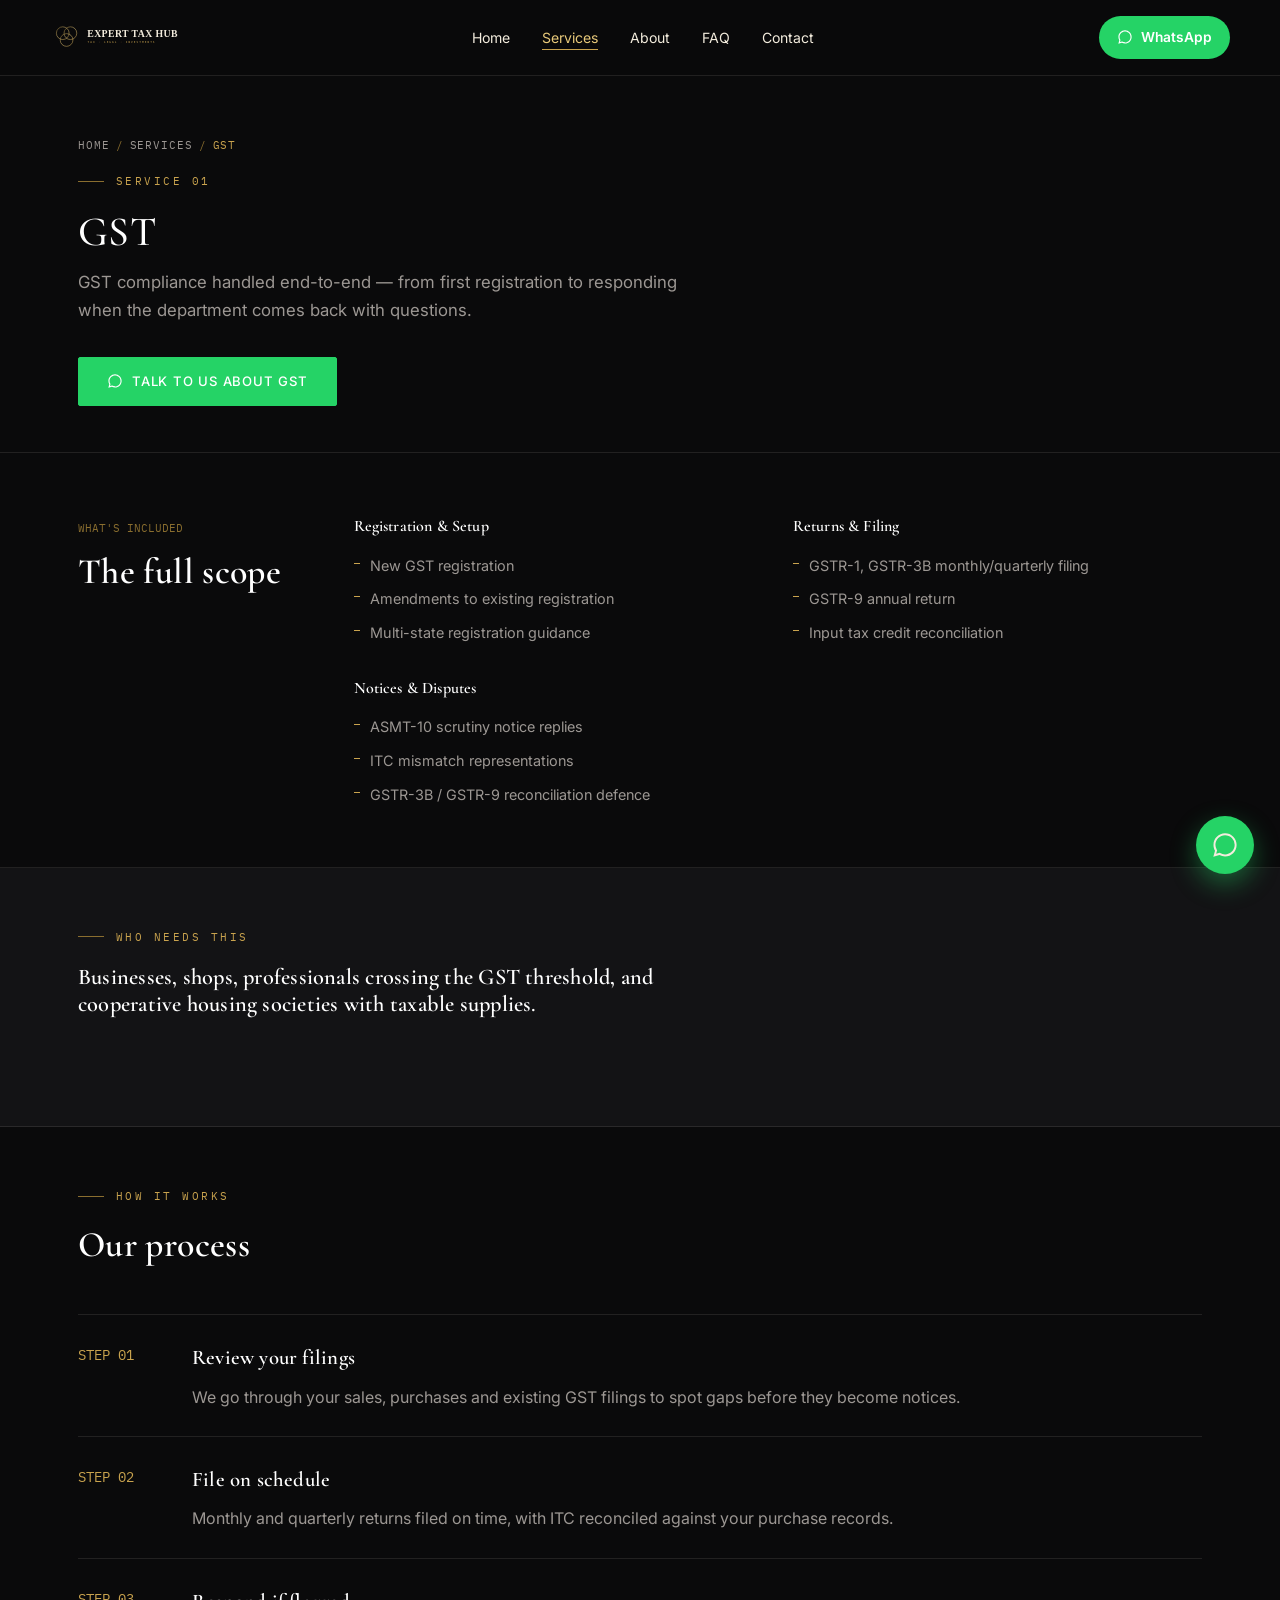
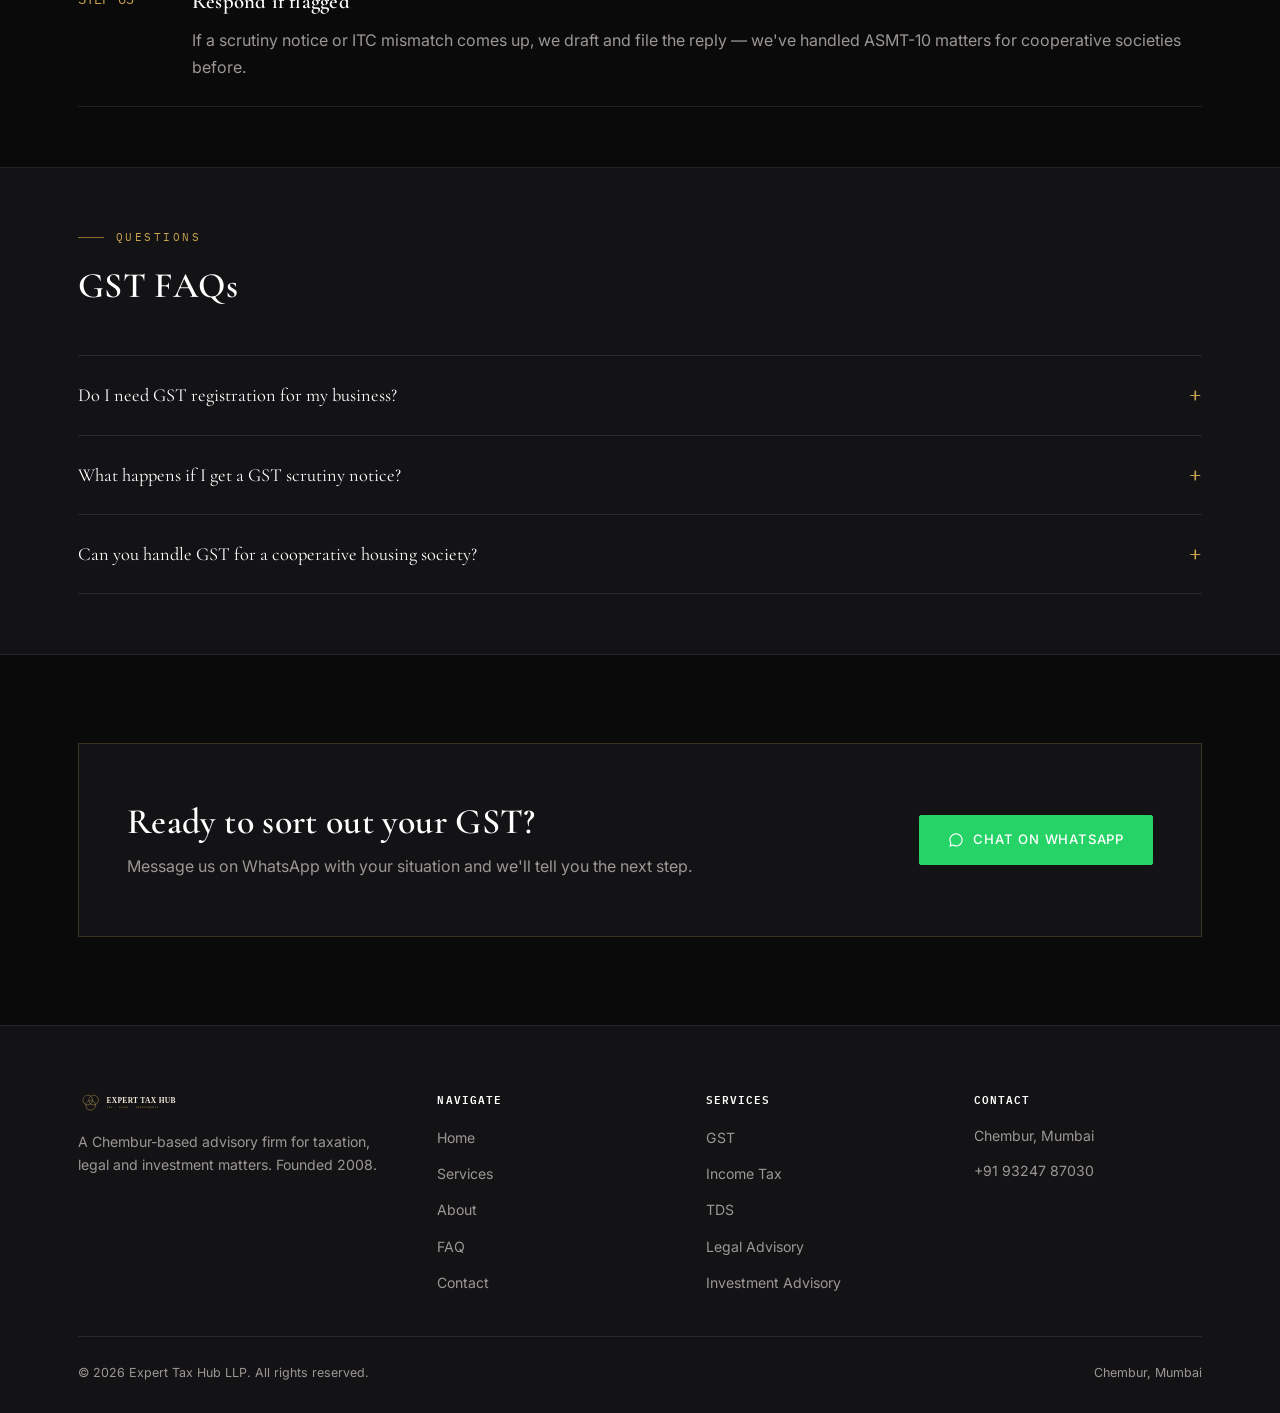
<file: gst.html>
<!DOCTYPE html>
<html lang="en">
<head>
<meta charset="UTF-8">
<meta name="viewport" content="width=device-width, initial-scale=1.0">
<title>GST — Expert Tax Hub Services</title>
<meta name="description" content="GST compliance handled end-to-end — from first registration to responding when the department comes back with questions.">
<link rel="icon" type="image/svg+xml" href="../assets/img/favicon.svg">
<link rel="preconnect" href="https://fonts.googleapis.com">
<link rel="preconnect" href="https://fonts.gstatic.com" crossorigin>
<link href="https://fonts.googleapis.com/css2?family=Cormorant+Garamond:wght@500;600&family=Inter:wght@400;500;600;700&family=IBM+Plex+Mono:wght@400;500&display=swap" rel="stylesheet">
<link rel="stylesheet" href="../assets/style.css">

</head>
<body>
<header class="site-header">
  <div class="container nav">
    <a href="../index.html" class="brand">
      <img src="../assets/img/logo.svg" alt="Expert Tax Hub">
    </a>
    <nav class="nav-links">
      <a href="../index.html">Home</a>
      <div class="has-dropdown">
        <a href="../services.html" class="active">Services</a>
        <div class="dropdown">
          <a href="../services/gst.html">GST</a>
          <a href="../services/income-tax.html">Income Tax</a>
          <a href="../services/tds.html">TDS</a>
          <a href="../services/legal.html">Legal Advisory</a>
          <a href="../services/investments.html">Investment Advisory</a>
        </div>
      </div>
      <a href="../about.html">About</a>
      <a href="../faq.html">FAQ</a>
      <a href="../contact.html">Contact</a>
    </nav>
    <a class="nav-cta" data-wa="Hi Expert Tax Hub, I'd like to know more about your services." href="#">
      <svg viewBox="0 0 24 24" fill="currentColor"><path d="M12.04 2C6.58 2 2.13 6.45 2.13 11.91c0 1.75.46 3.46 1.32 4.96L2 22l5.25-1.38a9.9 9.9 0 0 0 4.79 1.22h.01c5.46 0 9.91-4.45 9.91-9.91 0-2.65-1.03-5.14-2.9-7.01A9.82 9.82 0 0 0 12.04 2zm0 18.06h-.01a8.2 8.2 0 0 1-4.19-1.15l-.3-.18-3.12.82.83-3.04-.2-.31a8.22 8.22 0 0 1-1.26-4.38c0-4.55 3.7-8.25 8.26-8.25 2.2 0 4.28.86 5.84 2.42a8.2 8.2 0 0 1 2.41 5.84c0 4.55-3.71 8.25-8.26 8.25z"/></svg>
      WhatsApp
    </a>
    <button class="nav-toggle" aria-label="Toggle menu">
      <svg width="24" height="24" viewBox="0 0 24 24" fill="none" stroke="#F3ECDD" stroke-width="2"><line x1="3" y1="6" x2="21" y2="6"/><line x1="3" y1="12" x2="21" y2="12"/><line x1="3" y1="18" x2="21" y2="18"/></svg>
    </button>
  </div>
</header>
<section class="page-hero">
  <div class="container">
    <div class="breadcrumb"><a href="../index.html">Home</a><span class="sep">/</span><a href="../services.html">Services</a><span class="sep">/</span><span class="current">GST</span></div>
    <div class="eyebrow">Service 01</div>
    <h1>GST</h1>
    <p class="lede" style="margin-top:14px;">GST compliance handled end-to-end — from first registration to responding when the department comes back with questions.</p>
    <div class="btn-row">
      <a href="#" class="btn btn-whatsapp" data-wa="Hi Expert Tax Hub, I'd like help with GST."><svg viewBox="0 0 24 24" fill="currentColor"><path d="M12.04 2C6.58 2 2.13 6.45 2.13 11.91c0 1.75.46 3.46 1.32 4.96L2 22l5.25-1.38a9.9 9.9 0 0 0 4.79 1.22h.01c5.46 0 9.91-4.45 9.91-9.91 0-2.65-1.03-5.14-2.9-7.01A9.82 9.82 0 0 0 12.04 2zm0 18.06h-.01a8.2 8.2 0 0 1-4.19-1.15l-.3-.18-3.12.82.83-3.04-.2-.31a8.22 8.22 0 0 1-1.26-4.38c0-4.55 3.7-8.25 8.26-8.25 2.2 0 4.28.86 5.84 2.42a8.2 8.2 0 0 1 2.41 5.84c0 4.55-3.71 8.25-8.26 8.25z"/></svg>Talk to us about GST</a>
    </div>
  </div>
</section>

<section class="detail-block">
  <div class="container detail-grid">
    <div class="detail-head">
      <span class="tile-num" style="font-family:var(--font-mono); font-size:0.7rem; color:var(--gold-dim);">WHAT'S INCLUDED</span>
      <h2 style="margin-top:10px;">The full scope</h2>
    </div>
    <div class="detail-cols">
      <div class="detail-col">
        <h4>Registration & Setup</h4>
        <ul><li>New GST registration</li><li>Amendments to existing registration</li><li>Multi-state registration guidance</li></ul>
      </div>
      <div class="detail-col">
        <h4>Returns & Filing</h4>
        <ul><li>GSTR-1, GSTR-3B monthly/quarterly filing</li><li>GSTR-9 annual return</li><li>Input tax credit reconciliation</li></ul>
      </div>
      <div class="detail-col">
        <h4>Notices & Disputes</h4>
        <ul><li>ASMT-10 scrutiny notice replies</li><li>ITC mismatch representations</li><li>GSTR-3B / GSTR-9 reconciliation defence</li></ul>
      </div>
    </div>
  </div>
</section>

<section class="detail-block" style="background:var(--black-2);">
  <div class="container">
    <div class="section-head">
      <div class="eyebrow">Who Needs This</div>
      <h2 style="font-size:1.4rem;">Businesses, shops, professionals crossing the GST threshold, and cooperative housing societies with taxable supplies.</h2>
    </div>
  </div>
</section>

<section class="detail-block">
  <div class="container">
    <div class="section-head">
      <div class="eyebrow">How It Works</div>
      <h2>Our process</h2>
    </div>
    <div class="steps">
      <div class="step-item">
        <div class="step-num">STEP 01</div>
        <div><h3>Review your filings</h3><p style="margin-top:8px;">We go through your sales, purchases and existing GST filings to spot gaps before they become notices.</p></div>
      </div>
      <div class="step-item">
        <div class="step-num">STEP 02</div>
        <div><h3>File on schedule</h3><p style="margin-top:8px;">Monthly and quarterly returns filed on time, with ITC reconciled against your purchase records.</p></div>
      </div>
      <div class="step-item">
        <div class="step-num">STEP 03</div>
        <div><h3>Respond if flagged</h3><p style="margin-top:8px;">If a scrutiny notice or ITC mismatch comes up, we draft and file the reply — we've handled ASMT-10 matters for cooperative societies before.</p></div>
      </div>
    </div>
  </div>
</section>

<section class="detail-block" style="background:var(--black-2);">
  <div class="container">
    <div class="section-head">
      <div class="eyebrow">Questions</div>
      <h2>GST FAQs</h2>
    </div>
    <div class="faq-list">
      <details class="faq-item">
        <summary>Do I need GST registration for my business?</summary>
        <div class="faq-answer"><p>It depends on your turnover and the nature of your supplies. If you're above the threshold limit or make inter-state supplies, registration is mandatory. Message us your specifics and we'll confirm.</p></div>
      </details>
      <details class="faq-item">
        <summary>What happens if I get a GST scrutiny notice?</summary>
        <div class="faq-answer"><p>Don't ignore it — there's usually a fixed window to respond. We've drafted replies to ASMT-10 notices covering ITC mismatches and GSTR-3B/GSTR-9 reconciliation, and can take this on for you.</p></div>
      </details>
      <details class="faq-item">
        <summary>Can you handle GST for a cooperative housing society?</summary>
        <div class="faq-answer"><p>Yes — we've worked directly with cooperative housing societies on GST registration, return filing, and notice replies.</p></div>
      </details>
    </div>
  </div>
</section>

<section id="cta">
  <div class="container">
    <div class="cta-banner">
      <div>
        <h2>Ready to sort out your GST?</h2>
        <p>Message us on WhatsApp with your situation and we'll tell you the next step.</p>
      </div>
      <a href="#" class="btn btn-whatsapp" data-wa="Hi Expert Tax Hub, I'd like help with GST."><svg viewBox="0 0 24 24" fill="currentColor"><path d="M12.04 2C6.58 2 2.13 6.45 2.13 11.91c0 1.75.46 3.46 1.32 4.96L2 22l5.25-1.38a9.9 9.9 0 0 0 4.79 1.22h.01c5.46 0 9.91-4.45 9.91-9.91 0-2.65-1.03-5.14-2.9-7.01A9.82 9.82 0 0 0 12.04 2zm0 18.06h-.01a8.2 8.2 0 0 1-4.19-1.15l-.3-.18-3.12.82.83-3.04-.2-.31a8.22 8.22 0 0 1-1.26-4.38c0-4.55 3.7-8.25 8.26-8.25 2.2 0 4.28.86 5.84 2.42a8.2 8.2 0 0 1 2.41 5.84c0 4.55-3.71 8.25-8.26 8.25z"/></svg>Chat on WhatsApp</a>
    </div>
  </div>
</section>
<footer class="site-footer">
  <div class="container">
    <div class="footer-grid">
      <div class="footer-col">
        <div class="footer-brand">
          <img src="../assets/img/logo.svg" alt="Expert Tax Hub" style="height:26px;">
        </div>
        <p>A Chembur-based advisory firm for taxation, legal and investment matters. Founded 2008.</p>
      </div>
      <div class="footer-col">
        <h4>Navigate</h4>
        <ul>
          <li><a href="../index.html">Home</a></li>
          <li><a href="../services.html">Services</a></li>
          <li><a href="../about.html">About</a></li>
          <li><a href="../faq.html">FAQ</a></li>
          <li><a href="../contact.html">Contact</a></li>
        </ul>
      </div>
      <div class="footer-col">
        <h4>Services</h4>
        <ul>
          <li><a href="../services/gst.html">GST</a></li>
          <li><a href="../services/income-tax.html">Income Tax</a></li>
          <li><a href="../services/tds.html">TDS</a></li>
          <li><a href="../services/legal.html">Legal Advisory</a></li>
          <li><a href="../services/investments.html">Investment Advisory</a></li>
        </ul>
      </div>
      <div class="footer-col">
        <h4>Contact</h4>
        <ul>
          <li><p>Chembur, Mumbai</p></li>
          <li><a href="#" data-wa="Hi Expert Tax Hub, I'd like to get in touch.">+91 93247 87030</a></li>
        </ul>
      </div>
    </div>
    <div class="footer-bottom">
      <span>&copy; 2026 Expert Tax Hub LLP. All rights reserved.</span>
      <span>Chembur, Mumbai</span>
    </div>
  </div>
</footer>

<a href="#" class="wa-float" data-wa="Hi Expert Tax Hub, I'd like to know more about your services." aria-label="Chat on WhatsApp">
  <svg viewBox="0 0 24 24" fill="currentColor"><path d="M12.04 2C6.58 2 2.13 6.45 2.13 11.91c0 1.75.46 3.46 1.32 4.96L2 22l5.25-1.38a9.9 9.9 0 0 0 4.79 1.22h.01c5.46 0 9.91-4.45 9.91-9.91 0-2.65-1.03-5.14-2.9-7.01A9.82 9.82 0 0 0 12.04 2zm0 18.06h-.01a8.2 8.2 0 0 1-4.19-1.15l-.3-.18-3.12.82.83-3.04-.2-.31a8.22 8.22 0 0 1-1.26-4.38c0-4.55 3.7-8.25 8.26-8.25 2.2 0 4.28.86 5.84 2.42a8.2 8.2 0 0 1 2.41 5.84c0 4.55-3.71 8.25-8.26 8.25z"/></svg>
</a>

<script src="../assets/script.js"></script>
</body>
</html>
</file>
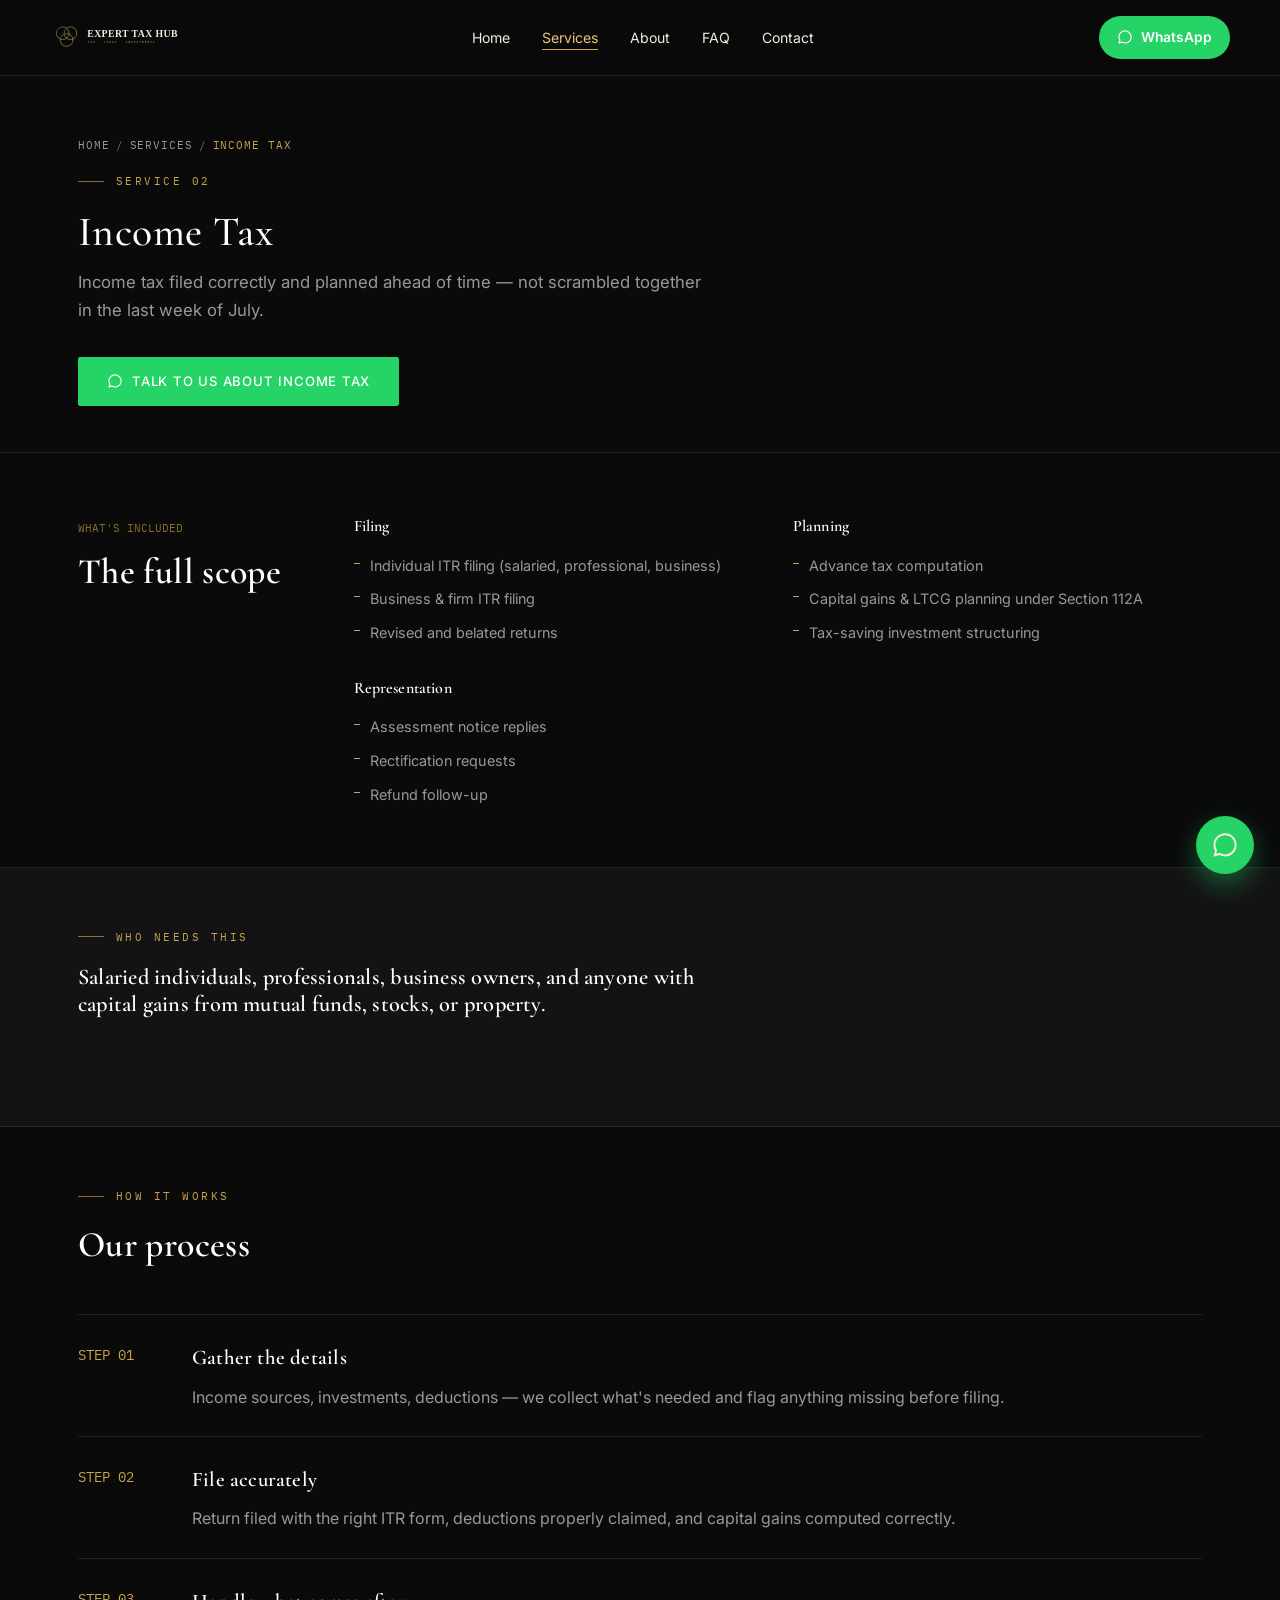
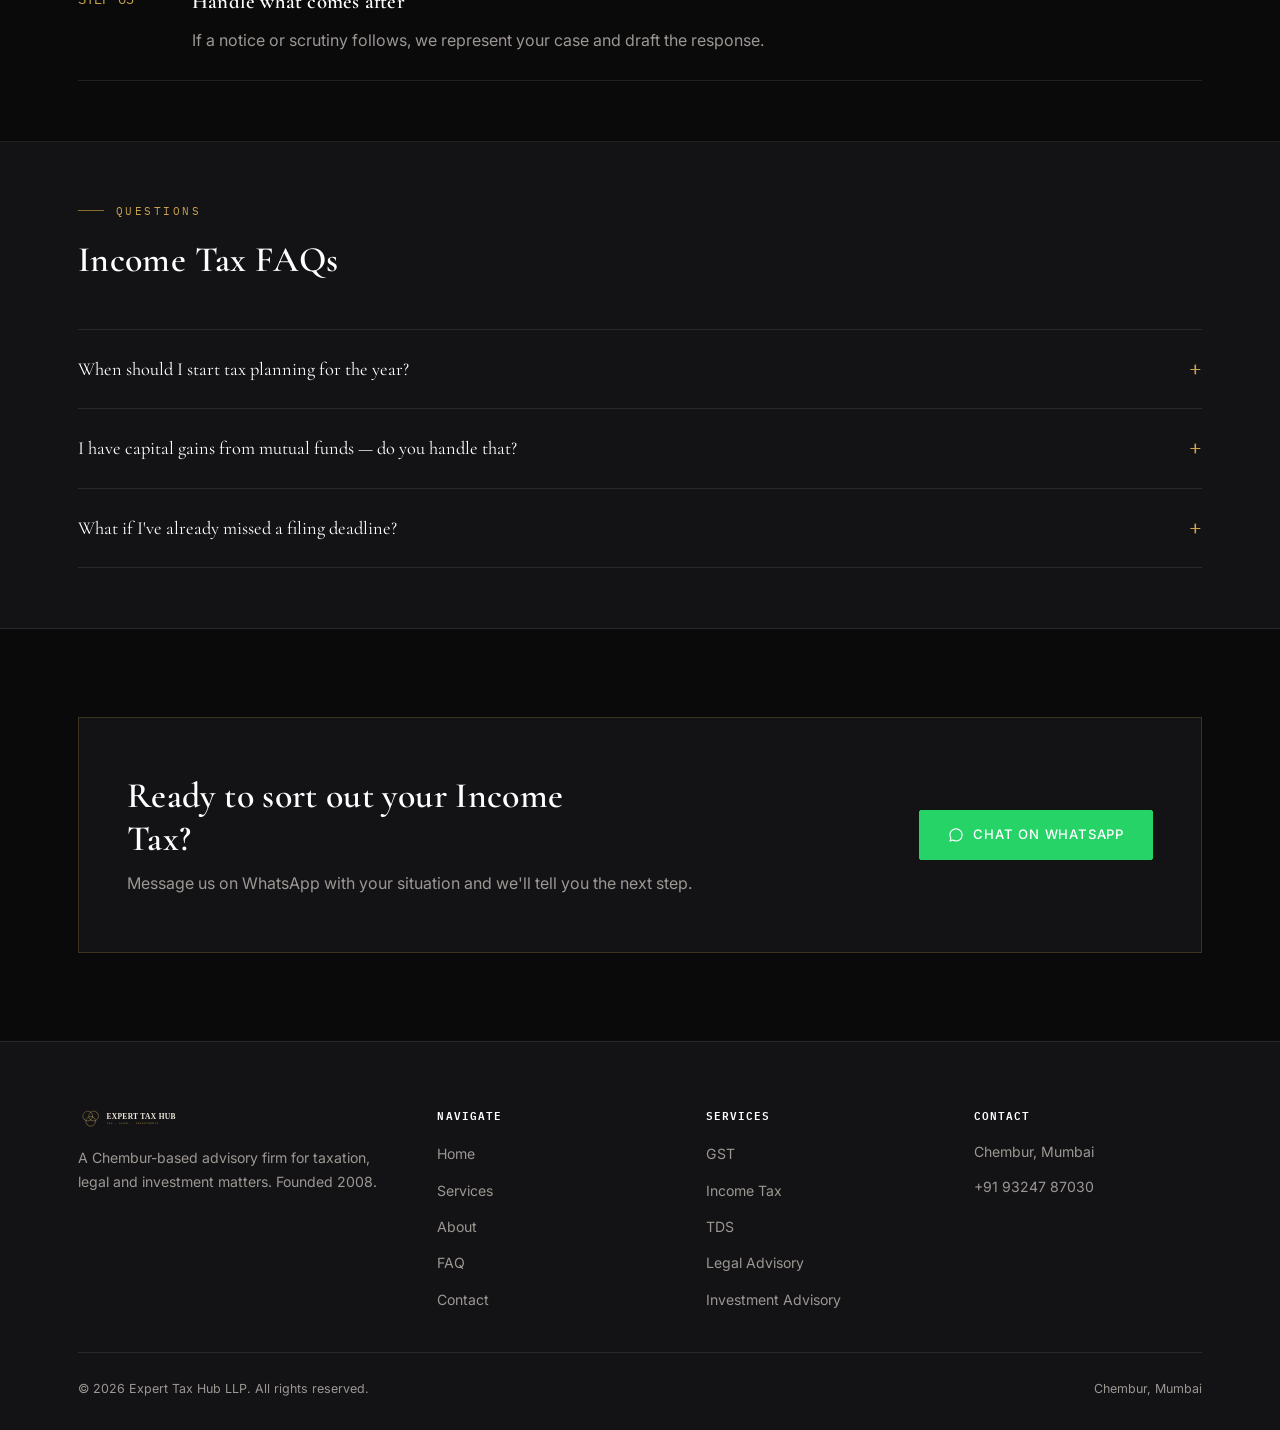
<file: income-tax.html>
<!DOCTYPE html>
<html lang="en">
<head>
<meta charset="UTF-8">
<meta name="viewport" content="width=device-width, initial-scale=1.0">
<title>Income Tax — Expert Tax Hub Services</title>
<meta name="description" content="Income tax filed correctly and planned ahead of time — not scrambled together in the last week of July.">
<link rel="icon" type="image/svg+xml" href="../assets/img/favicon.svg">
<link rel="preconnect" href="https://fonts.googleapis.com">
<link rel="preconnect" href="https://fonts.gstatic.com" crossorigin>
<link href="https://fonts.googleapis.com/css2?family=Cormorant+Garamond:wght@500;600&family=Inter:wght@400;500;600;700&family=IBM+Plex+Mono:wght@400;500&display=swap" rel="stylesheet">
<link rel="stylesheet" href="../assets/style.css">

</head>
<body>
<header class="site-header">
  <div class="container nav">
    <a href="../index.html" class="brand">
      <img src="../assets/img/logo.svg" alt="Expert Tax Hub">
    </a>
    <nav class="nav-links">
      <a href="../index.html">Home</a>
      <div class="has-dropdown">
        <a href="../services.html" class="active">Services</a>
        <div class="dropdown">
          <a href="../services/gst.html">GST</a>
          <a href="../services/income-tax.html">Income Tax</a>
          <a href="../services/tds.html">TDS</a>
          <a href="../services/legal.html">Legal Advisory</a>
          <a href="../services/investments.html">Investment Advisory</a>
        </div>
      </div>
      <a href="../about.html">About</a>
      <a href="../faq.html">FAQ</a>
      <a href="../contact.html">Contact</a>
    </nav>
    <a class="nav-cta" data-wa="Hi Expert Tax Hub, I'd like to know more about your services." href="#">
      <svg viewBox="0 0 24 24" fill="currentColor"><path d="M12.04 2C6.58 2 2.13 6.45 2.13 11.91c0 1.75.46 3.46 1.32 4.96L2 22l5.25-1.38a9.9 9.9 0 0 0 4.79 1.22h.01c5.46 0 9.91-4.45 9.91-9.91 0-2.65-1.03-5.14-2.9-7.01A9.82 9.82 0 0 0 12.04 2zm0 18.06h-.01a8.2 8.2 0 0 1-4.19-1.15l-.3-.18-3.12.82.83-3.04-.2-.31a8.22 8.22 0 0 1-1.26-4.38c0-4.55 3.7-8.25 8.26-8.25 2.2 0 4.28.86 5.84 2.42a8.2 8.2 0 0 1 2.41 5.84c0 4.55-3.71 8.25-8.26 8.25z"/></svg>
      WhatsApp
    </a>
    <button class="nav-toggle" aria-label="Toggle menu">
      <svg width="24" height="24" viewBox="0 0 24 24" fill="none" stroke="#F3ECDD" stroke-width="2"><line x1="3" y1="6" x2="21" y2="6"/><line x1="3" y1="12" x2="21" y2="12"/><line x1="3" y1="18" x2="21" y2="18"/></svg>
    </button>
  </div>
</header>
<section class="page-hero">
  <div class="container">
    <div class="breadcrumb"><a href="../index.html">Home</a><span class="sep">/</span><a href="../services.html">Services</a><span class="sep">/</span><span class="current">Income Tax</span></div>
    <div class="eyebrow">Service 02</div>
    <h1>Income Tax</h1>
    <p class="lede" style="margin-top:14px;">Income tax filed correctly and planned ahead of time — not scrambled together in the last week of July.</p>
    <div class="btn-row">
      <a href="#" class="btn btn-whatsapp" data-wa="Hi Expert Tax Hub, I'd like help with Income Tax."><svg viewBox="0 0 24 24" fill="currentColor"><path d="M12.04 2C6.58 2 2.13 6.45 2.13 11.91c0 1.75.46 3.46 1.32 4.96L2 22l5.25-1.38a9.9 9.9 0 0 0 4.79 1.22h.01c5.46 0 9.91-4.45 9.91-9.91 0-2.65-1.03-5.14-2.9-7.01A9.82 9.82 0 0 0 12.04 2zm0 18.06h-.01a8.2 8.2 0 0 1-4.19-1.15l-.3-.18-3.12.82.83-3.04-.2-.31a8.22 8.22 0 0 1-1.26-4.38c0-4.55 3.7-8.25 8.26-8.25 2.2 0 4.28.86 5.84 2.42a8.2 8.2 0 0 1 2.41 5.84c0 4.55-3.71 8.25-8.26 8.25z"/></svg>Talk to us about Income Tax</a>
    </div>
  </div>
</section>

<section class="detail-block">
  <div class="container detail-grid">
    <div class="detail-head">
      <span class="tile-num" style="font-family:var(--font-mono); font-size:0.7rem; color:var(--gold-dim);">WHAT'S INCLUDED</span>
      <h2 style="margin-top:10px;">The full scope</h2>
    </div>
    <div class="detail-cols">
      <div class="detail-col">
        <h4>Filing</h4>
        <ul><li>Individual ITR filing (salaried, professional, business)</li><li>Business & firm ITR filing</li><li>Revised and belated returns</li></ul>
      </div>
      <div class="detail-col">
        <h4>Planning</h4>
        <ul><li>Advance tax computation</li><li>Capital gains & LTCG planning under Section 112A</li><li>Tax-saving investment structuring</li></ul>
      </div>
      <div class="detail-col">
        <h4>Representation</h4>
        <ul><li>Assessment notice replies</li><li>Rectification requests</li><li>Refund follow-up</li></ul>
      </div>
    </div>
  </div>
</section>

<section class="detail-block" style="background:var(--black-2);">
  <div class="container">
    <div class="section-head">
      <div class="eyebrow">Who Needs This</div>
      <h2 style="font-size:1.4rem;">Salaried individuals, professionals, business owners, and anyone with capital gains from mutual funds, stocks, or property.</h2>
    </div>
  </div>
</section>

<section class="detail-block">
  <div class="container">
    <div class="section-head">
      <div class="eyebrow">How It Works</div>
      <h2>Our process</h2>
    </div>
    <div class="steps">
      <div class="step-item">
        <div class="step-num">STEP 01</div>
        <div><h3>Gather the details</h3><p style="margin-top:8px;">Income sources, investments, deductions — we collect what's needed and flag anything missing before filing.</p></div>
      </div>
      <div class="step-item">
        <div class="step-num">STEP 02</div>
        <div><h3>File accurately</h3><p style="margin-top:8px;">Return filed with the right ITR form, deductions properly claimed, and capital gains computed correctly.</p></div>
      </div>
      <div class="step-item">
        <div class="step-num">STEP 03</div>
        <div><h3>Handle what comes after</h3><p style="margin-top:8px;">If a notice or scrutiny follows, we represent your case and draft the response.</p></div>
      </div>
    </div>
  </div>
</section>

<section class="detail-block" style="background:var(--black-2);">
  <div class="container">
    <div class="section-head">
      <div class="eyebrow">Questions</div>
      <h2>Income Tax FAQs</h2>
    </div>
    <div class="faq-list">
      <details class="faq-item">
        <summary>When should I start tax planning for the year?</summary>
        <div class="faq-answer"><p>Ideally at the start of the financial year, not in March. Early planning gives you room to structure investments and gains properly, especially for LTCG under Section 112A.</p></div>
      </details>
      <details class="faq-item">
        <summary>I have capital gains from mutual funds — do you handle that?</summary>
        <div class="faq-answer"><p>Yes — LTCG computation, exemption thresholds, gifting and clubbing provisions for mutual fund gains are part of our regular work.</p></div>
      </details>
      <details class="faq-item">
        <summary>What if I've already missed a filing deadline?</summary>
        <div class="faq-answer"><p>Belated and revised returns are still possible within certain limits. Message us your situation and we'll tell you what's still open.</p></div>
      </details>
    </div>
  </div>
</section>

<section id="cta">
  <div class="container">
    <div class="cta-banner">
      <div>
        <h2>Ready to sort out your Income Tax?</h2>
        <p>Message us on WhatsApp with your situation and we'll tell you the next step.</p>
      </div>
      <a href="#" class="btn btn-whatsapp" data-wa="Hi Expert Tax Hub, I'd like help with Income Tax."><svg viewBox="0 0 24 24" fill="currentColor"><path d="M12.04 2C6.58 2 2.13 6.45 2.13 11.91c0 1.75.46 3.46 1.32 4.96L2 22l5.25-1.38a9.9 9.9 0 0 0 4.79 1.22h.01c5.46 0 9.91-4.45 9.91-9.91 0-2.65-1.03-5.14-2.9-7.01A9.82 9.82 0 0 0 12.04 2zm0 18.06h-.01a8.2 8.2 0 0 1-4.19-1.15l-.3-.18-3.12.82.83-3.04-.2-.31a8.22 8.22 0 0 1-1.26-4.38c0-4.55 3.7-8.25 8.26-8.25 2.2 0 4.28.86 5.84 2.42a8.2 8.2 0 0 1 2.41 5.84c0 4.55-3.71 8.25-8.26 8.25z"/></svg>Chat on WhatsApp</a>
    </div>
  </div>
</section>
<footer class="site-footer">
  <div class="container">
    <div class="footer-grid">
      <div class="footer-col">
        <div class="footer-brand">
          <img src="../assets/img/logo.svg" alt="Expert Tax Hub" style="height:26px;">
        </div>
        <p>A Chembur-based advisory firm for taxation, legal and investment matters. Founded 2008.</p>
      </div>
      <div class="footer-col">
        <h4>Navigate</h4>
        <ul>
          <li><a href="../index.html">Home</a></li>
          <li><a href="../services.html">Services</a></li>
          <li><a href="../about.html">About</a></li>
          <li><a href="../faq.html">FAQ</a></li>
          <li><a href="../contact.html">Contact</a></li>
        </ul>
      </div>
      <div class="footer-col">
        <h4>Services</h4>
        <ul>
          <li><a href="../services/gst.html">GST</a></li>
          <li><a href="../services/income-tax.html">Income Tax</a></li>
          <li><a href="../services/tds.html">TDS</a></li>
          <li><a href="../services/legal.html">Legal Advisory</a></li>
          <li><a href="../services/investments.html">Investment Advisory</a></li>
        </ul>
      </div>
      <div class="footer-col">
        <h4>Contact</h4>
        <ul>
          <li><p>Chembur, Mumbai</p></li>
          <li><a href="#" data-wa="Hi Expert Tax Hub, I'd like to get in touch.">+91 93247 87030</a></li>
        </ul>
      </div>
    </div>
    <div class="footer-bottom">
      <span>&copy; 2026 Expert Tax Hub LLP. All rights reserved.</span>
      <span>Chembur, Mumbai</span>
    </div>
  </div>
</footer>

<a href="#" class="wa-float" data-wa="Hi Expert Tax Hub, I'd like to know more about your services." aria-label="Chat on WhatsApp">
  <svg viewBox="0 0 24 24" fill="currentColor"><path d="M12.04 2C6.58 2 2.13 6.45 2.13 11.91c0 1.75.46 3.46 1.32 4.96L2 22l5.25-1.38a9.9 9.9 0 0 0 4.79 1.22h.01c5.46 0 9.91-4.45 9.91-9.91 0-2.65-1.03-5.14-2.9-7.01A9.82 9.82 0 0 0 12.04 2zm0 18.06h-.01a8.2 8.2 0 0 1-4.19-1.15l-.3-.18-3.12.82.83-3.04-.2-.31a8.22 8.22 0 0 1-1.26-4.38c0-4.55 3.7-8.25 8.26-8.25 2.2 0 4.28.86 5.84 2.42a8.2 8.2 0 0 1 2.41 5.84c0 4.55-3.71 8.25-8.26 8.25z"/></svg>
</a>

<script src="../assets/script.js"></script>
</body>
</html>
</file>
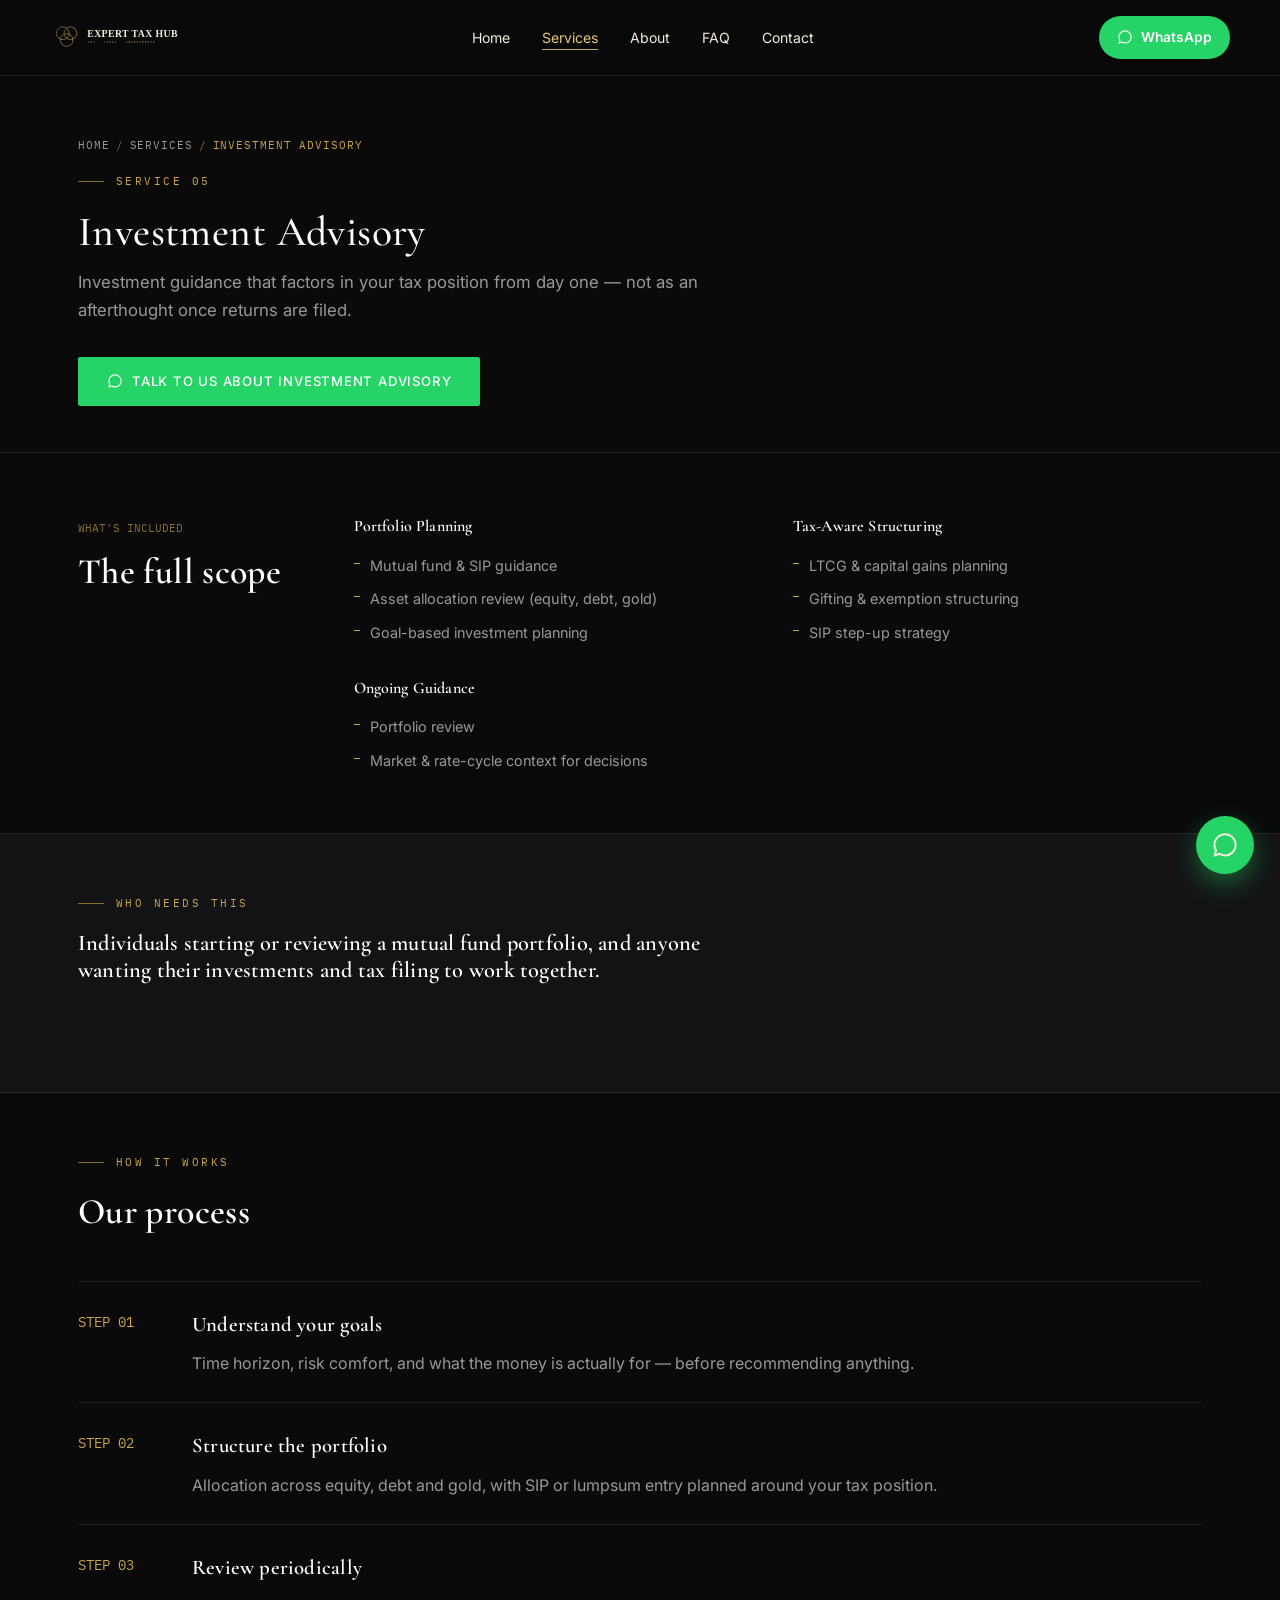
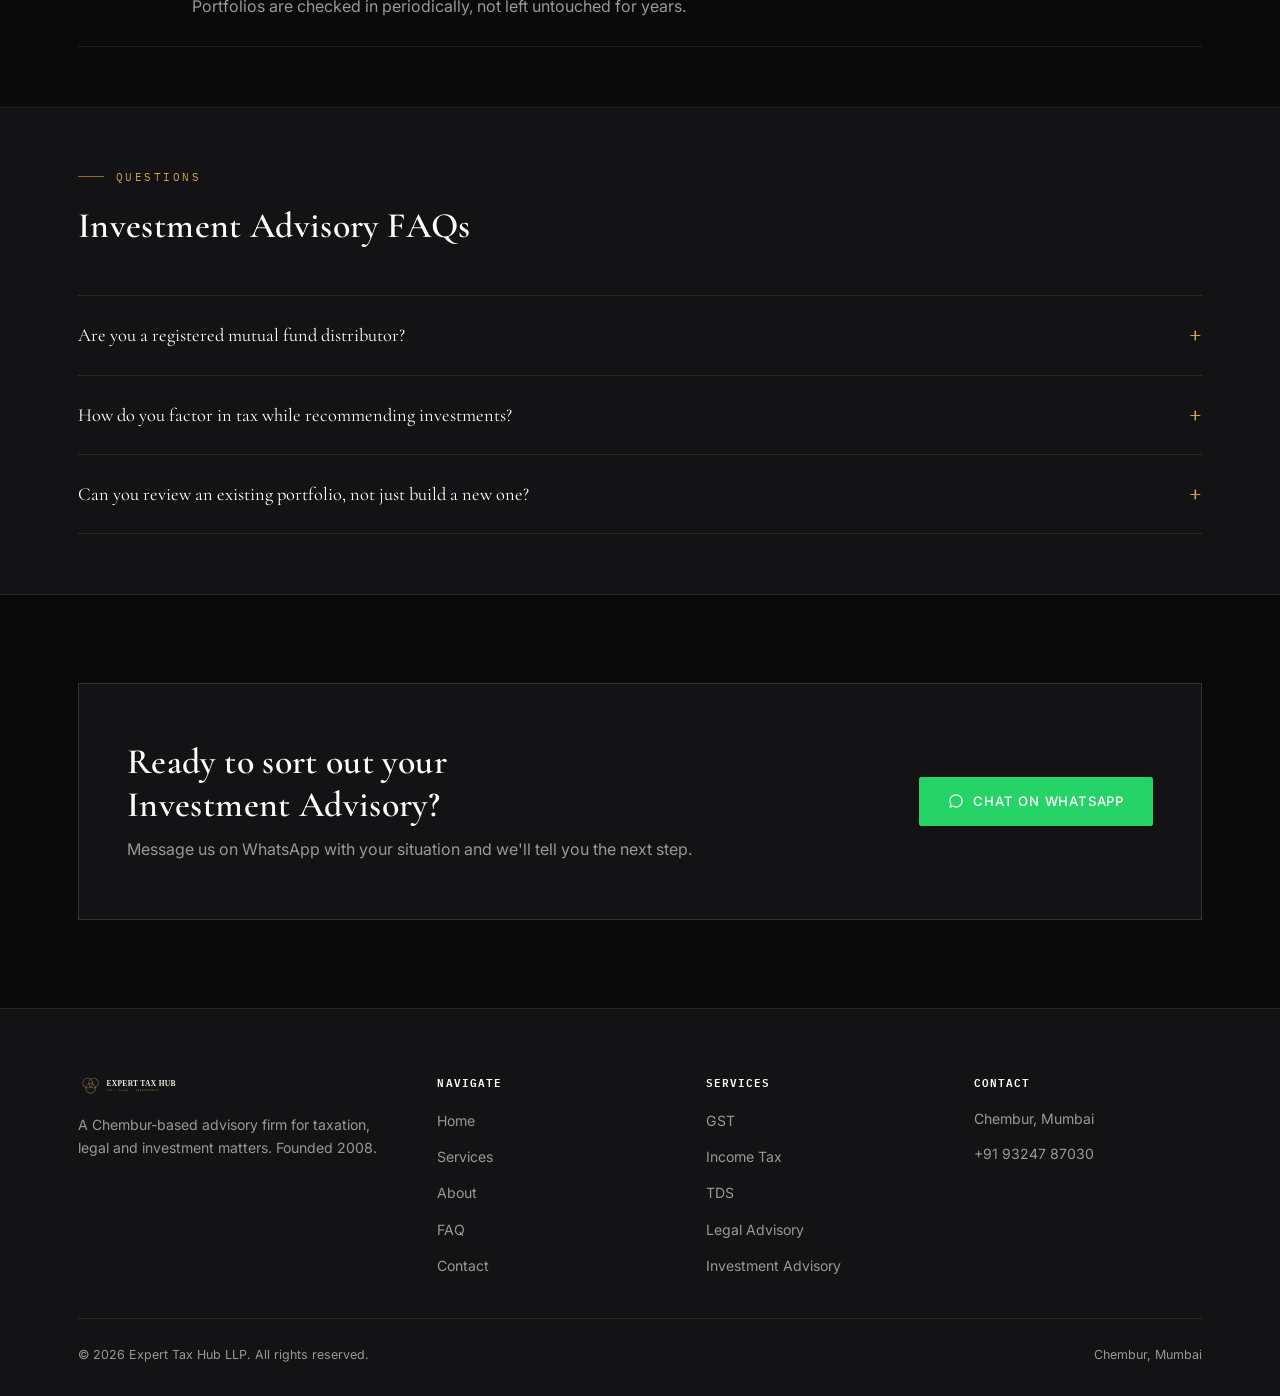
<file: investments.html>
<!DOCTYPE html>
<html lang="en">
<head>
<meta charset="UTF-8">
<meta name="viewport" content="width=device-width, initial-scale=1.0">
<title>Investment Advisory — Expert Tax Hub Services</title>
<meta name="description" content="Investment guidance that factors in your tax position from day one — not as an afterthought once returns are filed.">
<link rel="icon" type="image/svg+xml" href="../assets/img/favicon.svg">
<link rel="preconnect" href="https://fonts.googleapis.com">
<link rel="preconnect" href="https://fonts.gstatic.com" crossorigin>
<link href="https://fonts.googleapis.com/css2?family=Cormorant+Garamond:wght@500;600&family=Inter:wght@400;500;600;700&family=IBM+Plex+Mono:wght@400;500&display=swap" rel="stylesheet">
<link rel="stylesheet" href="../assets/style.css">

</head>
<body>
<header class="site-header">
  <div class="container nav">
    <a href="../index.html" class="brand">
      <img src="../assets/img/logo.svg" alt="Expert Tax Hub">
    </a>
    <nav class="nav-links">
      <a href="../index.html">Home</a>
      <div class="has-dropdown">
        <a href="../services.html" class="active">Services</a>
        <div class="dropdown">
          <a href="../services/gst.html">GST</a>
          <a href="../services/income-tax.html">Income Tax</a>
          <a href="../services/tds.html">TDS</a>
          <a href="../services/legal.html">Legal Advisory</a>
          <a href="../services/investments.html">Investment Advisory</a>
        </div>
      </div>
      <a href="../about.html">About</a>
      <a href="../faq.html">FAQ</a>
      <a href="../contact.html">Contact</a>
    </nav>
    <a class="nav-cta" data-wa="Hi Expert Tax Hub, I'd like to know more about your services." href="#">
      <svg viewBox="0 0 24 24" fill="currentColor"><path d="M12.04 2C6.58 2 2.13 6.45 2.13 11.91c0 1.75.46 3.46 1.32 4.96L2 22l5.25-1.38a9.9 9.9 0 0 0 4.79 1.22h.01c5.46 0 9.91-4.45 9.91-9.91 0-2.65-1.03-5.14-2.9-7.01A9.82 9.82 0 0 0 12.04 2zm0 18.06h-.01a8.2 8.2 0 0 1-4.19-1.15l-.3-.18-3.12.82.83-3.04-.2-.31a8.22 8.22 0 0 1-1.26-4.38c0-4.55 3.7-8.25 8.26-8.25 2.2 0 4.28.86 5.84 2.42a8.2 8.2 0 0 1 2.41 5.84c0 4.55-3.71 8.25-8.26 8.25z"/></svg>
      WhatsApp
    </a>
    <button class="nav-toggle" aria-label="Toggle menu">
      <svg width="24" height="24" viewBox="0 0 24 24" fill="none" stroke="#F3ECDD" stroke-width="2"><line x1="3" y1="6" x2="21" y2="6"/><line x1="3" y1="12" x2="21" y2="12"/><line x1="3" y1="18" x2="21" y2="18"/></svg>
    </button>
  </div>
</header>
<section class="page-hero">
  <div class="container">
    <div class="breadcrumb"><a href="../index.html">Home</a><span class="sep">/</span><a href="../services.html">Services</a><span class="sep">/</span><span class="current">Investment Advisory</span></div>
    <div class="eyebrow">Service 05</div>
    <h1>Investment Advisory</h1>
    <p class="lede" style="margin-top:14px;">Investment guidance that factors in your tax position from day one — not as an afterthought once returns are filed.</p>
    <div class="btn-row">
      <a href="#" class="btn btn-whatsapp" data-wa="Hi Expert Tax Hub, I'd like help with Investment Advisory."><svg viewBox="0 0 24 24" fill="currentColor"><path d="M12.04 2C6.58 2 2.13 6.45 2.13 11.91c0 1.75.46 3.46 1.32 4.96L2 22l5.25-1.38a9.9 9.9 0 0 0 4.79 1.22h.01c5.46 0 9.91-4.45 9.91-9.91 0-2.65-1.03-5.14-2.9-7.01A9.82 9.82 0 0 0 12.04 2zm0 18.06h-.01a8.2 8.2 0 0 1-4.19-1.15l-.3-.18-3.12.82.83-3.04-.2-.31a8.22 8.22 0 0 1-1.26-4.38c0-4.55 3.7-8.25 8.26-8.25 2.2 0 4.28.86 5.84 2.42a8.2 8.2 0 0 1 2.41 5.84c0 4.55-3.71 8.25-8.26 8.25z"/></svg>Talk to us about Investment Advisory</a>
    </div>
  </div>
</section>

<section class="detail-block">
  <div class="container detail-grid">
    <div class="detail-head">
      <span class="tile-num" style="font-family:var(--font-mono); font-size:0.7rem; color:var(--gold-dim);">WHAT'S INCLUDED</span>
      <h2 style="margin-top:10px;">The full scope</h2>
    </div>
    <div class="detail-cols">
      <div class="detail-col">
        <h4>Portfolio Planning</h4>
        <ul><li>Mutual fund & SIP guidance</li><li>Asset allocation review (equity, debt, gold)</li><li>Goal-based investment planning</li></ul>
      </div>
      <div class="detail-col">
        <h4>Tax-Aware Structuring</h4>
        <ul><li>LTCG & capital gains planning</li><li>Gifting & exemption structuring</li><li>SIP step-up strategy</li></ul>
      </div>
      <div class="detail-col">
        <h4>Ongoing Guidance</h4>
        <ul><li>Portfolio review</li><li>Market & rate-cycle context for decisions</li></ul>
      </div>
    </div>
  </div>
</section>

<section class="detail-block" style="background:var(--black-2);">
  <div class="container">
    <div class="section-head">
      <div class="eyebrow">Who Needs This</div>
      <h2 style="font-size:1.4rem;">Individuals starting or reviewing a mutual fund portfolio, and anyone wanting their investments and tax filing to work together.</h2>
    </div>
  </div>
</section>

<section class="detail-block">
  <div class="container">
    <div class="section-head">
      <div class="eyebrow">How It Works</div>
      <h2>Our process</h2>
    </div>
    <div class="steps">
      <div class="step-item">
        <div class="step-num">STEP 01</div>
        <div><h3>Understand your goals</h3><p style="margin-top:8px;">Time horizon, risk comfort, and what the money is actually for — before recommending anything.</p></div>
      </div>
      <div class="step-item">
        <div class="step-num">STEP 02</div>
        <div><h3>Structure the portfolio</h3><p style="margin-top:8px;">Allocation across equity, debt and gold, with SIP or lumpsum entry planned around your tax position.</p></div>
      </div>
      <div class="step-item">
        <div class="step-num">STEP 03</div>
        <div><h3>Review periodically</h3><p style="margin-top:8px;">Portfolios are checked in periodically, not left untouched for years.</p></div>
      </div>
    </div>
  </div>
</section>

<section class="detail-block" style="background:var(--black-2);">
  <div class="container">
    <div class="section-head">
      <div class="eyebrow">Questions</div>
      <h2>Investment Advisory FAQs</h2>
    </div>
    <div class="faq-list">
      <details class="faq-item">
        <summary>Are you a registered mutual fund distributor?</summary>
        <div class="faq-answer"><p>Yes — Kapila Finserv, ARN-331440, is an AMFI-registered Mutual Fund Distributor.</p></div>
      </details>
      <details class="faq-item">
        <summary>How do you factor in tax while recommending investments?</summary>
        <div class="faq-answer"><p>LTCG thresholds, holding periods, and gifting/clubbing provisions are considered alongside the investment itself, not separately.</p></div>
      </details>
      <details class="faq-item">
        <summary>Can you review an existing portfolio, not just build a new one?</summary>
        <div class="faq-answer"><p>Yes, portfolio review and reallocation guidance is part of our regular advisory work.</p></div>
      </details>
    </div>
  </div>
</section>

<section id="cta">
  <div class="container">
    <div class="cta-banner">
      <div>
        <h2>Ready to sort out your Investment Advisory?</h2>
        <p>Message us on WhatsApp with your situation and we'll tell you the next step.</p>
      </div>
      <a href="#" class="btn btn-whatsapp" data-wa="Hi Expert Tax Hub, I'd like help with Investment Advisory."><svg viewBox="0 0 24 24" fill="currentColor"><path d="M12.04 2C6.58 2 2.13 6.45 2.13 11.91c0 1.75.46 3.46 1.32 4.96L2 22l5.25-1.38a9.9 9.9 0 0 0 4.79 1.22h.01c5.46 0 9.91-4.45 9.91-9.91 0-2.65-1.03-5.14-2.9-7.01A9.82 9.82 0 0 0 12.04 2zm0 18.06h-.01a8.2 8.2 0 0 1-4.19-1.15l-.3-.18-3.12.82.83-3.04-.2-.31a8.22 8.22 0 0 1-1.26-4.38c0-4.55 3.7-8.25 8.26-8.25 2.2 0 4.28.86 5.84 2.42a8.2 8.2 0 0 1 2.41 5.84c0 4.55-3.71 8.25-8.26 8.25z"/></svg>Chat on WhatsApp</a>
    </div>
  </div>
</section>
<footer class="site-footer">
  <div class="container">
    <div class="footer-grid">
      <div class="footer-col">
        <div class="footer-brand">
          <img src="../assets/img/logo.svg" alt="Expert Tax Hub" style="height:26px;">
        </div>
        <p>A Chembur-based advisory firm for taxation, legal and investment matters. Founded 2008.</p>
      </div>
      <div class="footer-col">
        <h4>Navigate</h4>
        <ul>
          <li><a href="../index.html">Home</a></li>
          <li><a href="../services.html">Services</a></li>
          <li><a href="../about.html">About</a></li>
          <li><a href="../faq.html">FAQ</a></li>
          <li><a href="../contact.html">Contact</a></li>
        </ul>
      </div>
      <div class="footer-col">
        <h4>Services</h4>
        <ul>
          <li><a href="../services/gst.html">GST</a></li>
          <li><a href="../services/income-tax.html">Income Tax</a></li>
          <li><a href="../services/tds.html">TDS</a></li>
          <li><a href="../services/legal.html">Legal Advisory</a></li>
          <li><a href="../services/investments.html">Investment Advisory</a></li>
        </ul>
      </div>
      <div class="footer-col">
        <h4>Contact</h4>
        <ul>
          <li><p>Chembur, Mumbai</p></li>
          <li><a href="#" data-wa="Hi Expert Tax Hub, I'd like to get in touch.">+91 93247 87030</a></li>
        </ul>
      </div>
    </div>
    <div class="footer-bottom">
      <span>&copy; 2026 Expert Tax Hub LLP. All rights reserved.</span>
      <span>Chembur, Mumbai</span>
    </div>
  </div>
</footer>

<a href="#" class="wa-float" data-wa="Hi Expert Tax Hub, I'd like to know more about your services." aria-label="Chat on WhatsApp">
  <svg viewBox="0 0 24 24" fill="currentColor"><path d="M12.04 2C6.58 2 2.13 6.45 2.13 11.91c0 1.75.46 3.46 1.32 4.96L2 22l5.25-1.38a9.9 9.9 0 0 0 4.79 1.22h.01c5.46 0 9.91-4.45 9.91-9.91 0-2.65-1.03-5.14-2.9-7.01A9.82 9.82 0 0 0 12.04 2zm0 18.06h-.01a8.2 8.2 0 0 1-4.19-1.15l-.3-.18-3.12.82.83-3.04-.2-.31a8.22 8.22 0 0 1-1.26-4.38c0-4.55 3.7-8.25 8.26-8.25 2.2 0 4.28.86 5.84 2.42a8.2 8.2 0 0 1 2.41 5.84c0 4.55-3.71 8.25-8.26 8.25z"/></svg>
</a>

<script src="../assets/script.js"></script>
</body>
</html>
</file>
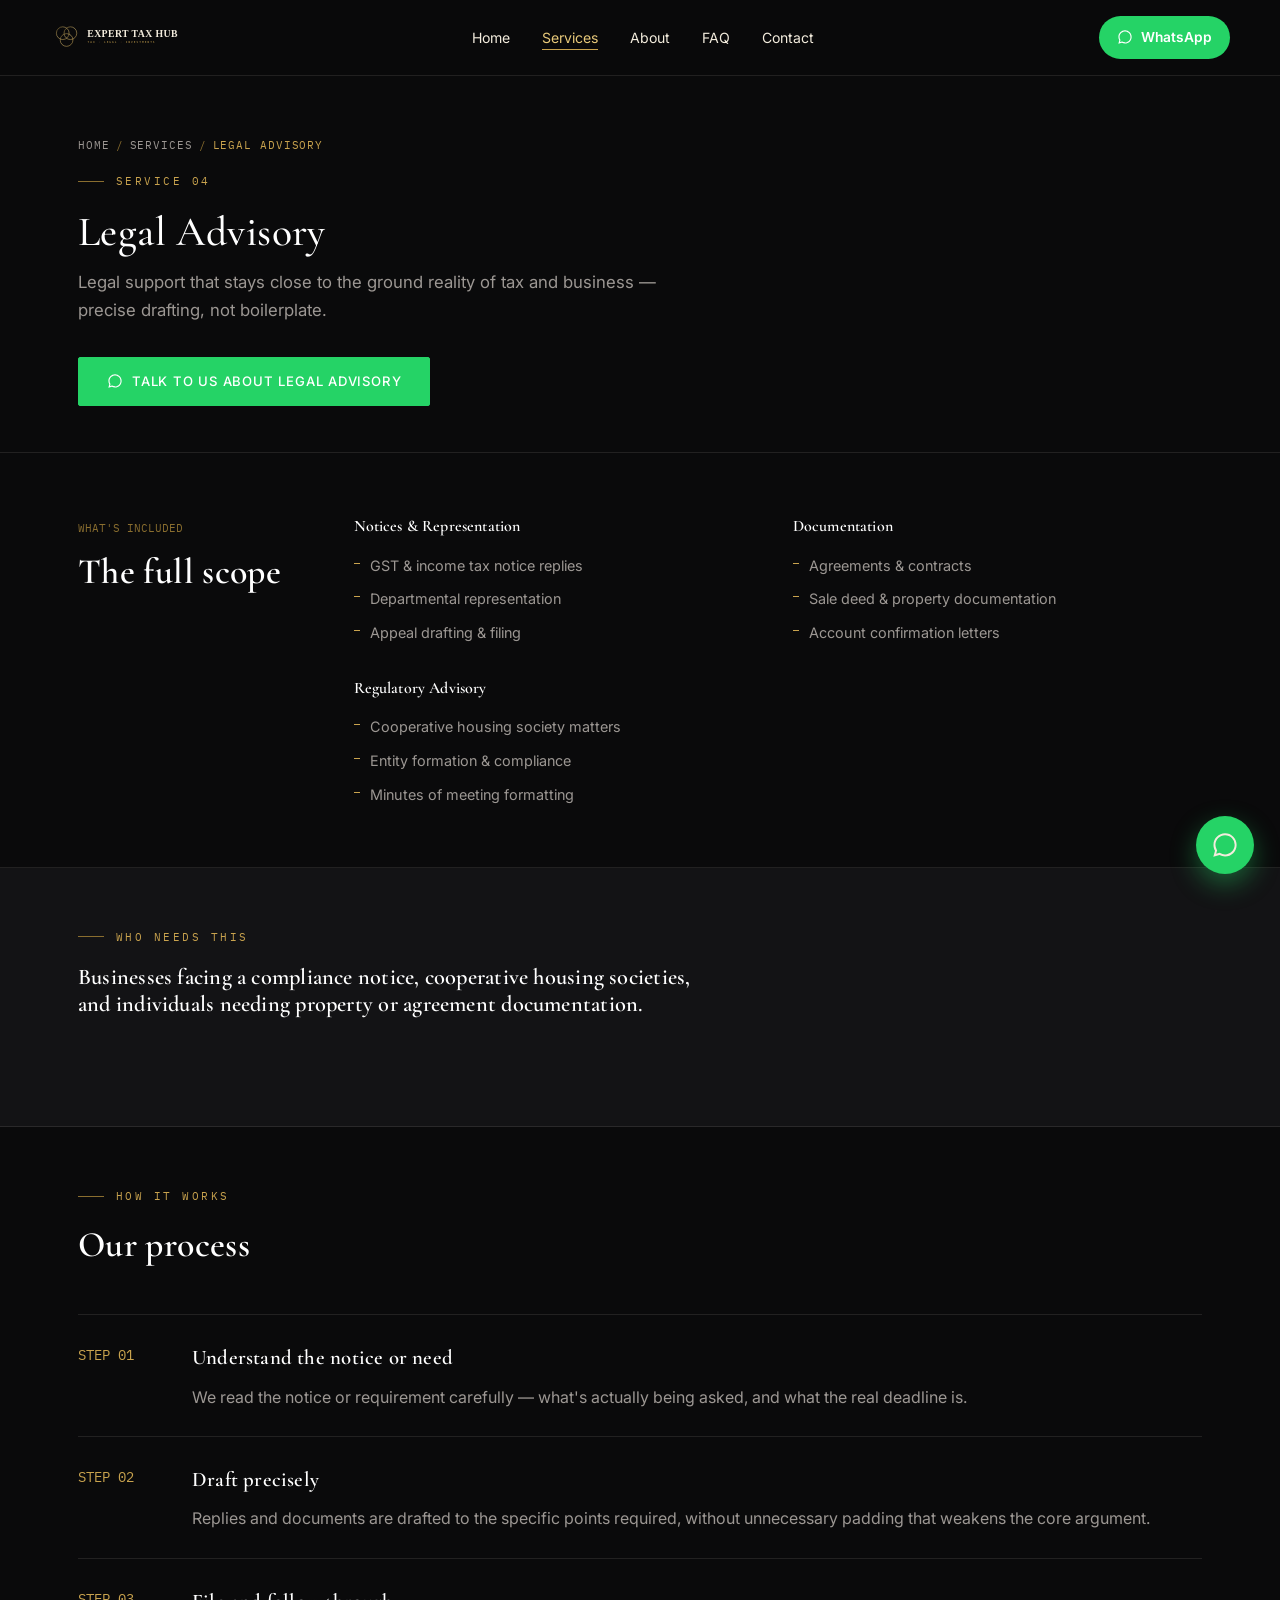
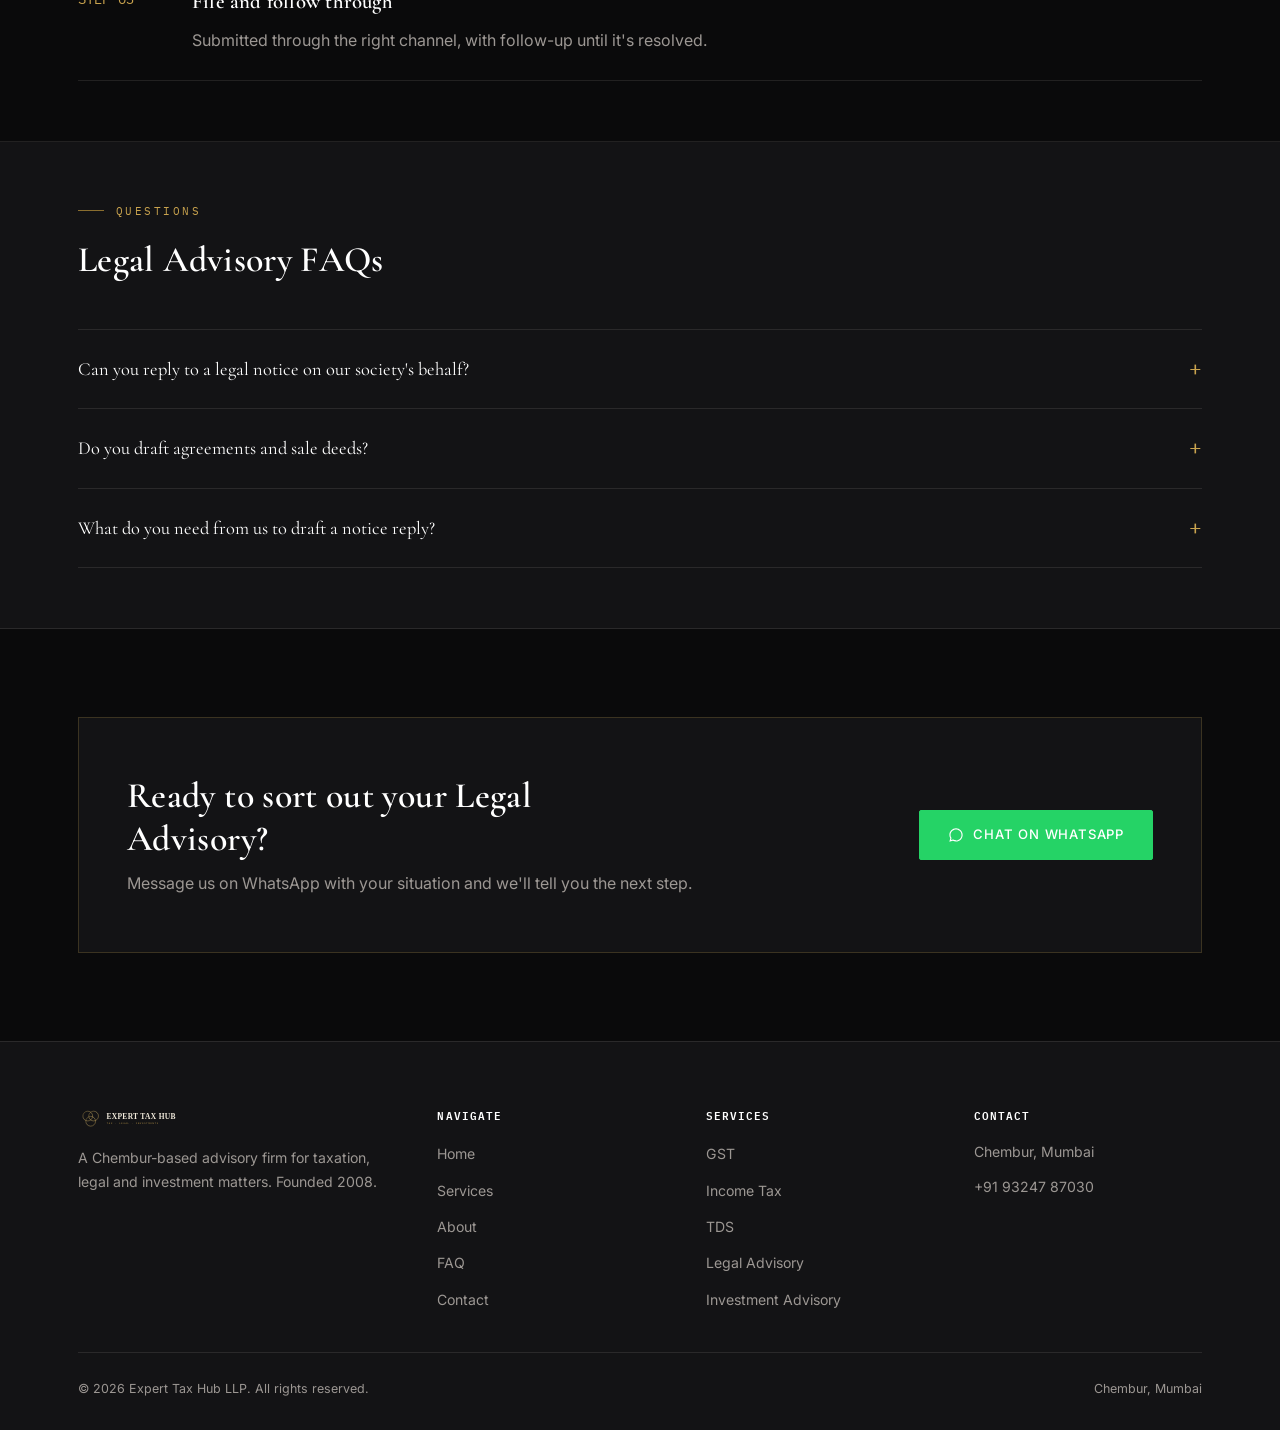
<file: legal.html>
<!DOCTYPE html>
<html lang="en">
<head>
<meta charset="UTF-8">
<meta name="viewport" content="width=device-width, initial-scale=1.0">
<title>Legal Advisory — Expert Tax Hub Services</title>
<meta name="description" content="Legal support that stays close to the ground reality of tax and business — precise drafting, not boilerplate.">
<link rel="icon" type="image/svg+xml" href="../assets/img/favicon.svg">
<link rel="preconnect" href="https://fonts.googleapis.com">
<link rel="preconnect" href="https://fonts.gstatic.com" crossorigin>
<link href="https://fonts.googleapis.com/css2?family=Cormorant+Garamond:wght@500;600&family=Inter:wght@400;500;600;700&family=IBM+Plex+Mono:wght@400;500&display=swap" rel="stylesheet">
<link rel="stylesheet" href="../assets/style.css">

</head>
<body>
<header class="site-header">
  <div class="container nav">
    <a href="../index.html" class="brand">
      <img src="../assets/img/logo.svg" alt="Expert Tax Hub">
    </a>
    <nav class="nav-links">
      <a href="../index.html">Home</a>
      <div class="has-dropdown">
        <a href="../services.html" class="active">Services</a>
        <div class="dropdown">
          <a href="../services/gst.html">GST</a>
          <a href="../services/income-tax.html">Income Tax</a>
          <a href="../services/tds.html">TDS</a>
          <a href="../services/legal.html">Legal Advisory</a>
          <a href="../services/investments.html">Investment Advisory</a>
        </div>
      </div>
      <a href="../about.html">About</a>
      <a href="../faq.html">FAQ</a>
      <a href="../contact.html">Contact</a>
    </nav>
    <a class="nav-cta" data-wa="Hi Expert Tax Hub, I'd like to know more about your services." href="#">
      <svg viewBox="0 0 24 24" fill="currentColor"><path d="M12.04 2C6.58 2 2.13 6.45 2.13 11.91c0 1.75.46 3.46 1.32 4.96L2 22l5.25-1.38a9.9 9.9 0 0 0 4.79 1.22h.01c5.46 0 9.91-4.45 9.91-9.91 0-2.65-1.03-5.14-2.9-7.01A9.82 9.82 0 0 0 12.04 2zm0 18.06h-.01a8.2 8.2 0 0 1-4.19-1.15l-.3-.18-3.12.82.83-3.04-.2-.31a8.22 8.22 0 0 1-1.26-4.38c0-4.55 3.7-8.25 8.26-8.25 2.2 0 4.28.86 5.84 2.42a8.2 8.2 0 0 1 2.41 5.84c0 4.55-3.71 8.25-8.26 8.25z"/></svg>
      WhatsApp
    </a>
    <button class="nav-toggle" aria-label="Toggle menu">
      <svg width="24" height="24" viewBox="0 0 24 24" fill="none" stroke="#F3ECDD" stroke-width="2"><line x1="3" y1="6" x2="21" y2="6"/><line x1="3" y1="12" x2="21" y2="12"/><line x1="3" y1="18" x2="21" y2="18"/></svg>
    </button>
  </div>
</header>
<section class="page-hero">
  <div class="container">
    <div class="breadcrumb"><a href="../index.html">Home</a><span class="sep">/</span><a href="../services.html">Services</a><span class="sep">/</span><span class="current">Legal Advisory</span></div>
    <div class="eyebrow">Service 04</div>
    <h1>Legal Advisory</h1>
    <p class="lede" style="margin-top:14px;">Legal support that stays close to the ground reality of tax and business — precise drafting, not boilerplate.</p>
    <div class="btn-row">
      <a href="#" class="btn btn-whatsapp" data-wa="Hi Expert Tax Hub, I'd like help with Legal Advisory."><svg viewBox="0 0 24 24" fill="currentColor"><path d="M12.04 2C6.58 2 2.13 6.45 2.13 11.91c0 1.75.46 3.46 1.32 4.96L2 22l5.25-1.38a9.9 9.9 0 0 0 4.79 1.22h.01c5.46 0 9.91-4.45 9.91-9.91 0-2.65-1.03-5.14-2.9-7.01A9.82 9.82 0 0 0 12.04 2zm0 18.06h-.01a8.2 8.2 0 0 1-4.19-1.15l-.3-.18-3.12.82.83-3.04-.2-.31a8.22 8.22 0 0 1-1.26-4.38c0-4.55 3.7-8.25 8.26-8.25 2.2 0 4.28.86 5.84 2.42a8.2 8.2 0 0 1 2.41 5.84c0 4.55-3.71 8.25-8.26 8.25z"/></svg>Talk to us about Legal Advisory</a>
    </div>
  </div>
</section>

<section class="detail-block">
  <div class="container detail-grid">
    <div class="detail-head">
      <span class="tile-num" style="font-family:var(--font-mono); font-size:0.7rem; color:var(--gold-dim);">WHAT'S INCLUDED</span>
      <h2 style="margin-top:10px;">The full scope</h2>
    </div>
    <div class="detail-cols">
      <div class="detail-col">
        <h4>Notices & Representation</h4>
        <ul><li>GST & income tax notice replies</li><li>Departmental representation</li><li>Appeal drafting & filing</li></ul>
      </div>
      <div class="detail-col">
        <h4>Documentation</h4>
        <ul><li>Agreements & contracts</li><li>Sale deed & property documentation</li><li>Account confirmation letters</li></ul>
      </div>
      <div class="detail-col">
        <h4>Regulatory Advisory</h4>
        <ul><li>Cooperative housing society matters</li><li>Entity formation & compliance</li><li>Minutes of meeting formatting</li></ul>
      </div>
    </div>
  </div>
</section>

<section class="detail-block" style="background:var(--black-2);">
  <div class="container">
    <div class="section-head">
      <div class="eyebrow">Who Needs This</div>
      <h2 style="font-size:1.4rem;">Businesses facing a compliance notice, cooperative housing societies, and individuals needing property or agreement documentation.</h2>
    </div>
  </div>
</section>

<section class="detail-block">
  <div class="container">
    <div class="section-head">
      <div class="eyebrow">How It Works</div>
      <h2>Our process</h2>
    </div>
    <div class="steps">
      <div class="step-item">
        <div class="step-num">STEP 01</div>
        <div><h3>Understand the notice or need</h3><p style="margin-top:8px;">We read the notice or requirement carefully — what's actually being asked, and what the real deadline is.</p></div>
      </div>
      <div class="step-item">
        <div class="step-num">STEP 02</div>
        <div><h3>Draft precisely</h3><p style="margin-top:8px;">Replies and documents are drafted to the specific points required, without unnecessary padding that weakens the core argument.</p></div>
      </div>
      <div class="step-item">
        <div class="step-num">STEP 03</div>
        <div><h3>File and follow through</h3><p style="margin-top:8px;">Submitted through the right channel, with follow-up until it's resolved.</p></div>
      </div>
    </div>
  </div>
</section>

<section class="detail-block" style="background:var(--black-2);">
  <div class="container">
    <div class="section-head">
      <div class="eyebrow">Questions</div>
      <h2>Legal Advisory FAQs</h2>
    </div>
    <div class="faq-list">
      <details class="faq-item">
        <summary>Can you reply to a legal notice on our society's behalf?</summary>
        <div class="faq-answer"><p>Yes — we've drafted replies for cooperative housing societies, including GST scrutiny matters and ITC reversal defences.</p></div>
      </details>
      <details class="faq-item">
        <summary>Do you draft agreements and sale deeds?</summary>
        <div class="faq-answer"><p>Yes, including converting existing legal documents like sale deeds and confirmation letters into properly formatted documents.</p></div>
      </details>
      <details class="faq-item">
        <summary>What do you need from us to draft a notice reply?</summary>
        <div class="faq-answer"><p>The exact notice, and the specific points you want covered. If you give us exact points, we draft to those — we don't add extra grounds beyond what's specified.</p></div>
      </details>
    </div>
  </div>
</section>

<section id="cta">
  <div class="container">
    <div class="cta-banner">
      <div>
        <h2>Ready to sort out your Legal Advisory?</h2>
        <p>Message us on WhatsApp with your situation and we'll tell you the next step.</p>
      </div>
      <a href="#" class="btn btn-whatsapp" data-wa="Hi Expert Tax Hub, I'd like help with Legal Advisory."><svg viewBox="0 0 24 24" fill="currentColor"><path d="M12.04 2C6.58 2 2.13 6.45 2.13 11.91c0 1.75.46 3.46 1.32 4.96L2 22l5.25-1.38a9.9 9.9 0 0 0 4.79 1.22h.01c5.46 0 9.91-4.45 9.91-9.91 0-2.65-1.03-5.14-2.9-7.01A9.82 9.82 0 0 0 12.04 2zm0 18.06h-.01a8.2 8.2 0 0 1-4.19-1.15l-.3-.18-3.12.82.83-3.04-.2-.31a8.22 8.22 0 0 1-1.26-4.38c0-4.55 3.7-8.25 8.26-8.25 2.2 0 4.28.86 5.84 2.42a8.2 8.2 0 0 1 2.41 5.84c0 4.55-3.71 8.25-8.26 8.25z"/></svg>Chat on WhatsApp</a>
    </div>
  </div>
</section>
<footer class="site-footer">
  <div class="container">
    <div class="footer-grid">
      <div class="footer-col">
        <div class="footer-brand">
          <img src="../assets/img/logo.svg" alt="Expert Tax Hub" style="height:26px;">
        </div>
        <p>A Chembur-based advisory firm for taxation, legal and investment matters. Founded 2008.</p>
      </div>
      <div class="footer-col">
        <h4>Navigate</h4>
        <ul>
          <li><a href="../index.html">Home</a></li>
          <li><a href="../services.html">Services</a></li>
          <li><a href="../about.html">About</a></li>
          <li><a href="../faq.html">FAQ</a></li>
          <li><a href="../contact.html">Contact</a></li>
        </ul>
      </div>
      <div class="footer-col">
        <h4>Services</h4>
        <ul>
          <li><a href="../services/gst.html">GST</a></li>
          <li><a href="../services/income-tax.html">Income Tax</a></li>
          <li><a href="../services/tds.html">TDS</a></li>
          <li><a href="../services/legal.html">Legal Advisory</a></li>
          <li><a href="../services/investments.html">Investment Advisory</a></li>
        </ul>
      </div>
      <div class="footer-col">
        <h4>Contact</h4>
        <ul>
          <li><p>Chembur, Mumbai</p></li>
          <li><a href="#" data-wa="Hi Expert Tax Hub, I'd like to get in touch.">+91 93247 87030</a></li>
        </ul>
      </div>
    </div>
    <div class="footer-bottom">
      <span>&copy; 2026 Expert Tax Hub LLP. All rights reserved.</span>
      <span>Chembur, Mumbai</span>
    </div>
  </div>
</footer>

<a href="#" class="wa-float" data-wa="Hi Expert Tax Hub, I'd like to know more about your services." aria-label="Chat on WhatsApp">
  <svg viewBox="0 0 24 24" fill="currentColor"><path d="M12.04 2C6.58 2 2.13 6.45 2.13 11.91c0 1.75.46 3.46 1.32 4.96L2 22l5.25-1.38a9.9 9.9 0 0 0 4.79 1.22h.01c5.46 0 9.91-4.45 9.91-9.91 0-2.65-1.03-5.14-2.9-7.01A9.82 9.82 0 0 0 12.04 2zm0 18.06h-.01a8.2 8.2 0 0 1-4.19-1.15l-.3-.18-3.12.82.83-3.04-.2-.31a8.22 8.22 0 0 1-1.26-4.38c0-4.55 3.7-8.25 8.26-8.25 2.2 0 4.28.86 5.84 2.42a8.2 8.2 0 0 1 2.41 5.84c0 4.55-3.71 8.25-8.26 8.25z"/></svg>
</a>

<script src="../assets/script.js"></script>
</body>
</html>
</file>
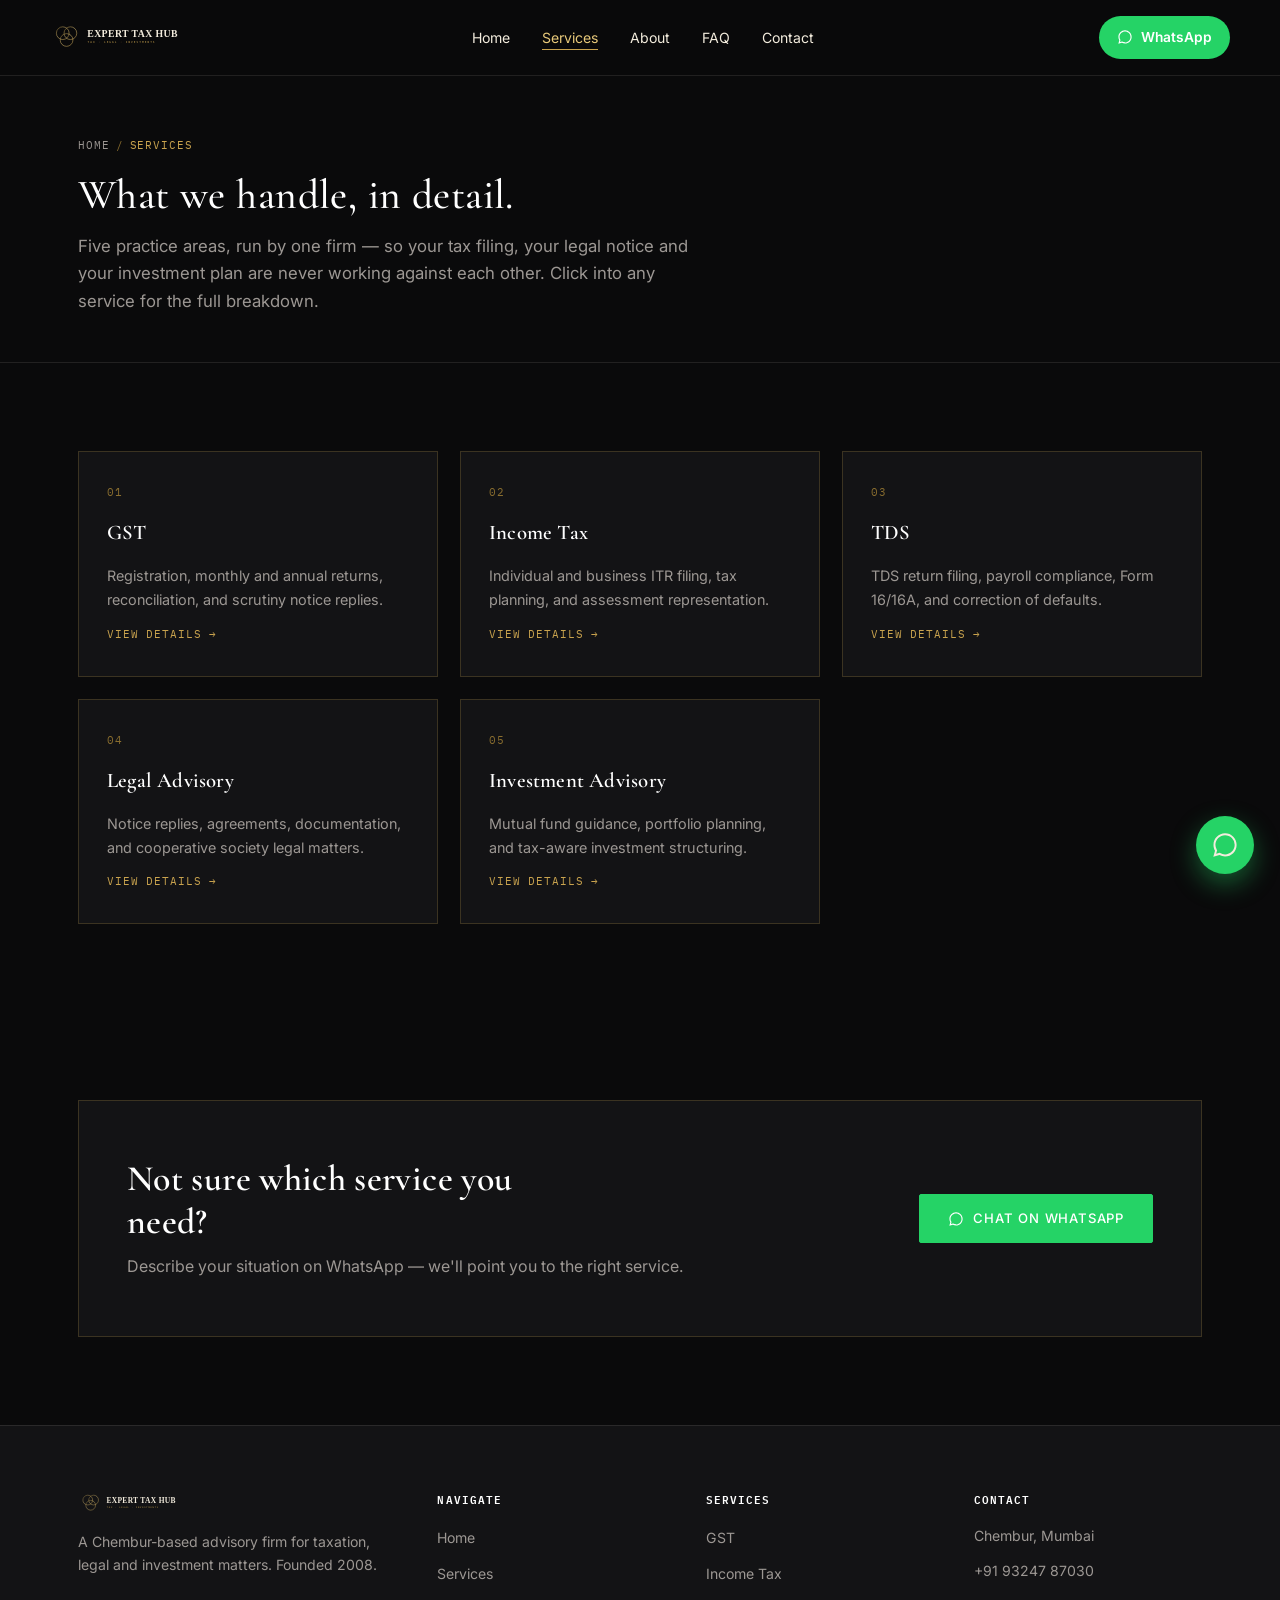
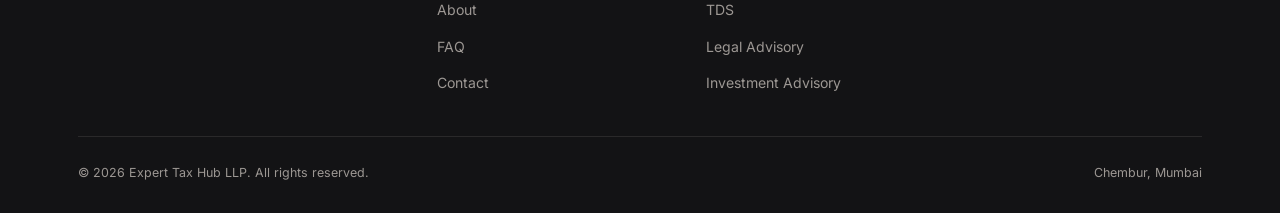
<file: services.html>
<!DOCTYPE html>
<html lang="en">
<head>
<meta charset="UTF-8">
<meta name="viewport" content="width=device-width, initial-scale=1.0">
<title>Services — Expert Tax Hub | Taxation, Legal & Investment Advisory</title>
<meta name="description" content="GST, income tax, TDS, legal advisory and investment planning services from Expert Tax Hub LLP, Chembur, Mumbai.">
<link rel="icon" type="image/svg+xml" href="assets/img/favicon.svg">
<link rel="preconnect" href="https://fonts.googleapis.com">
<link rel="preconnect" href="https://fonts.gstatic.com" crossorigin>
<link href="https://fonts.googleapis.com/css2?family=Cormorant+Garamond:wght@500;600&family=Inter:wght@400;500;600;700&family=IBM+Plex+Mono:wght@400;500&display=swap" rel="stylesheet">
<link rel="stylesheet" href="assets/style.css">

</head>
<body>
<header class="site-header">
  <div class="container nav">
    <a href="index.html" class="brand">
      <img src="assets/img/logo.svg" alt="Expert Tax Hub">
    </a>
    <nav class="nav-links">
      <a href="index.html">Home</a>
      <div class="has-dropdown">
        <a href="services.html" class="active">Services</a>
        <div class="dropdown">
          <a href="services/gst.html">GST</a>
          <a href="services/income-tax.html">Income Tax</a>
          <a href="services/tds.html">TDS</a>
          <a href="services/legal.html">Legal Advisory</a>
          <a href="services/investments.html">Investment Advisory</a>
        </div>
      </div>
      <a href="about.html">About</a>
      <a href="faq.html">FAQ</a>
      <a href="contact.html">Contact</a>
    </nav>
    <a class="nav-cta" data-wa="Hi Expert Tax Hub, I'd like to know more about your services." href="#">
      <svg viewBox="0 0 24 24" fill="currentColor"><path d="M12.04 2C6.58 2 2.13 6.45 2.13 11.91c0 1.75.46 3.46 1.32 4.96L2 22l5.25-1.38a9.9 9.9 0 0 0 4.79 1.22h.01c5.46 0 9.91-4.45 9.91-9.91 0-2.65-1.03-5.14-2.9-7.01A9.82 9.82 0 0 0 12.04 2zm0 18.06h-.01a8.2 8.2 0 0 1-4.19-1.15l-.3-.18-3.12.82.83-3.04-.2-.31a8.22 8.22 0 0 1-1.26-4.38c0-4.55 3.7-8.25 8.26-8.25 2.2 0 4.28.86 5.84 2.42a8.2 8.2 0 0 1 2.41 5.84c0 4.55-3.71 8.25-8.26 8.25z"/></svg>
      WhatsApp
    </a>
    <button class="nav-toggle" aria-label="Toggle menu">
      <svg width="24" height="24" viewBox="0 0 24 24" fill="none" stroke="#F3ECDD" stroke-width="2"><line x1="3" y1="6" x2="21" y2="6"/><line x1="3" y1="12" x2="21" y2="12"/><line x1="3" y1="18" x2="21" y2="18"/></svg>
    </button>
  </div>
</header>
<section class="page-hero">
  <div class="container">
    <div class="breadcrumb"><a href="index.html">Home</a><span class="sep">/</span><span class="current">Services</span></div>
    <h1>What we handle, in detail.</h1>
    <p class="lede" style="margin-top:14px;">Five practice areas, run by one firm &mdash; so your tax filing, your legal notice and your investment plan are never working against each other. Click into any service for the full breakdown.</p>
  </div>
</section>

<section>
  <div class="container">
    <div class="service-grid">
      <a href="services/gst.html" class="service-tile">
        <span class="tile-num">01</span>
        <h3>GST</h3>
        <p>Registration, monthly and annual returns, reconciliation, and scrutiny notice replies.</p>
        <span class="tile-link">View details &rarr;</span>
      </a>
      <a href="services/income-tax.html" class="service-tile">
        <span class="tile-num">02</span>
        <h3>Income Tax</h3>
        <p>Individual and business ITR filing, tax planning, and assessment representation.</p>
        <span class="tile-link">View details &rarr;</span>
      </a>
      <a href="services/tds.html" class="service-tile">
        <span class="tile-num">03</span>
        <h3>TDS</h3>
        <p>TDS return filing, payroll compliance, Form 16/16A, and correction of defaults.</p>
        <span class="tile-link">View details &rarr;</span>
      </a>
      <a href="services/legal.html" class="service-tile">
        <span class="tile-num">04</span>
        <h3>Legal Advisory</h3>
        <p>Notice replies, agreements, documentation, and cooperative society legal matters.</p>
        <span class="tile-link">View details &rarr;</span>
      </a>
      <a href="services/investments.html" class="service-tile">
        <span class="tile-num">05</span>
        <h3>Investment Advisory</h3>
        <p>Mutual fund guidance, portfolio planning, and tax-aware investment structuring.</p>
        <span class="tile-link">View details &rarr;</span>
      </a>
    </div>
  </div>
</section>

<section id="cta">
  <div class="container">
    <div class="cta-banner">
      <div>
        <h2>Not sure which service you need?</h2>
        <p>Describe your situation on WhatsApp &mdash; we'll point you to the right service.</p>
      </div>
      <a href="#" class="btn btn-whatsapp" data-wa="Hi Expert Tax Hub, I'm not sure which service I need. Can you help?"><svg viewBox="0 0 24 24" fill="currentColor"><path d="M12.04 2C6.58 2 2.13 6.45 2.13 11.91c0 1.75.46 3.46 1.32 4.96L2 22l5.25-1.38a9.9 9.9 0 0 0 4.79 1.22h.01c5.46 0 9.91-4.45 9.91-9.91 0-2.65-1.03-5.14-2.9-7.01A9.82 9.82 0 0 0 12.04 2zm0 18.06h-.01a8.2 8.2 0 0 1-4.19-1.15l-.3-.18-3.12.82.83-3.04-.2-.31a8.22 8.22 0 0 1-1.26-4.38c0-4.55 3.7-8.25 8.26-8.25 2.2 0 4.28.86 5.84 2.42a8.2 8.2 0 0 1 2.41 5.84c0 4.55-3.71 8.25-8.26 8.25z"/></svg>Chat on WhatsApp</a>
    </div>
  </div>
</section>
<footer class="site-footer">
  <div class="container">
    <div class="footer-grid">
      <div class="footer-col">
        <div class="footer-brand">
          <img src="assets/img/logo.svg" alt="Expert Tax Hub" style="height:26px;">
        </div>
        <p>A Chembur-based advisory firm for taxation, legal and investment matters. Founded 2008.</p>
      </div>
      <div class="footer-col">
        <h4>Navigate</h4>
        <ul>
          <li><a href="index.html">Home</a></li>
          <li><a href="services.html">Services</a></li>
          <li><a href="about.html">About</a></li>
          <li><a href="faq.html">FAQ</a></li>
          <li><a href="contact.html">Contact</a></li>
        </ul>
      </div>
      <div class="footer-col">
        <h4>Services</h4>
        <ul>
          <li><a href="services/gst.html">GST</a></li>
          <li><a href="services/income-tax.html">Income Tax</a></li>
          <li><a href="services/tds.html">TDS</a></li>
          <li><a href="services/legal.html">Legal Advisory</a></li>
          <li><a href="services/investments.html">Investment Advisory</a></li>
        </ul>
      </div>
      <div class="footer-col">
        <h4>Contact</h4>
        <ul>
          <li><p>Chembur, Mumbai</p></li>
          <li><a href="#" data-wa="Hi Expert Tax Hub, I'd like to get in touch.">+91 93247 87030</a></li>
        </ul>
      </div>
    </div>
    <div class="footer-bottom">
      <span>&copy; 2026 Expert Tax Hub LLP. All rights reserved.</span>
      <span>Chembur, Mumbai</span>
    </div>
  </div>
</footer>

<a href="#" class="wa-float" data-wa="Hi Expert Tax Hub, I'd like to know more about your services." aria-label="Chat on WhatsApp">
  <svg viewBox="0 0 24 24" fill="currentColor"><path d="M12.04 2C6.58 2 2.13 6.45 2.13 11.91c0 1.75.46 3.46 1.32 4.96L2 22l5.25-1.38a9.9 9.9 0 0 0 4.79 1.22h.01c5.46 0 9.91-4.45 9.91-9.91 0-2.65-1.03-5.14-2.9-7.01A9.82 9.82 0 0 0 12.04 2zm0 18.06h-.01a8.2 8.2 0 0 1-4.19-1.15l-.3-.18-3.12.82.83-3.04-.2-.31a8.22 8.22 0 0 1-1.26-4.38c0-4.55 3.7-8.25 8.26-8.25 2.2 0 4.28.86 5.84 2.42a8.2 8.2 0 0 1 2.41 5.84c0 4.55-3.71 8.25-8.26 8.25z"/></svg>
</a>

<script src="assets/script.js"></script>
</body>
</html>
</file>
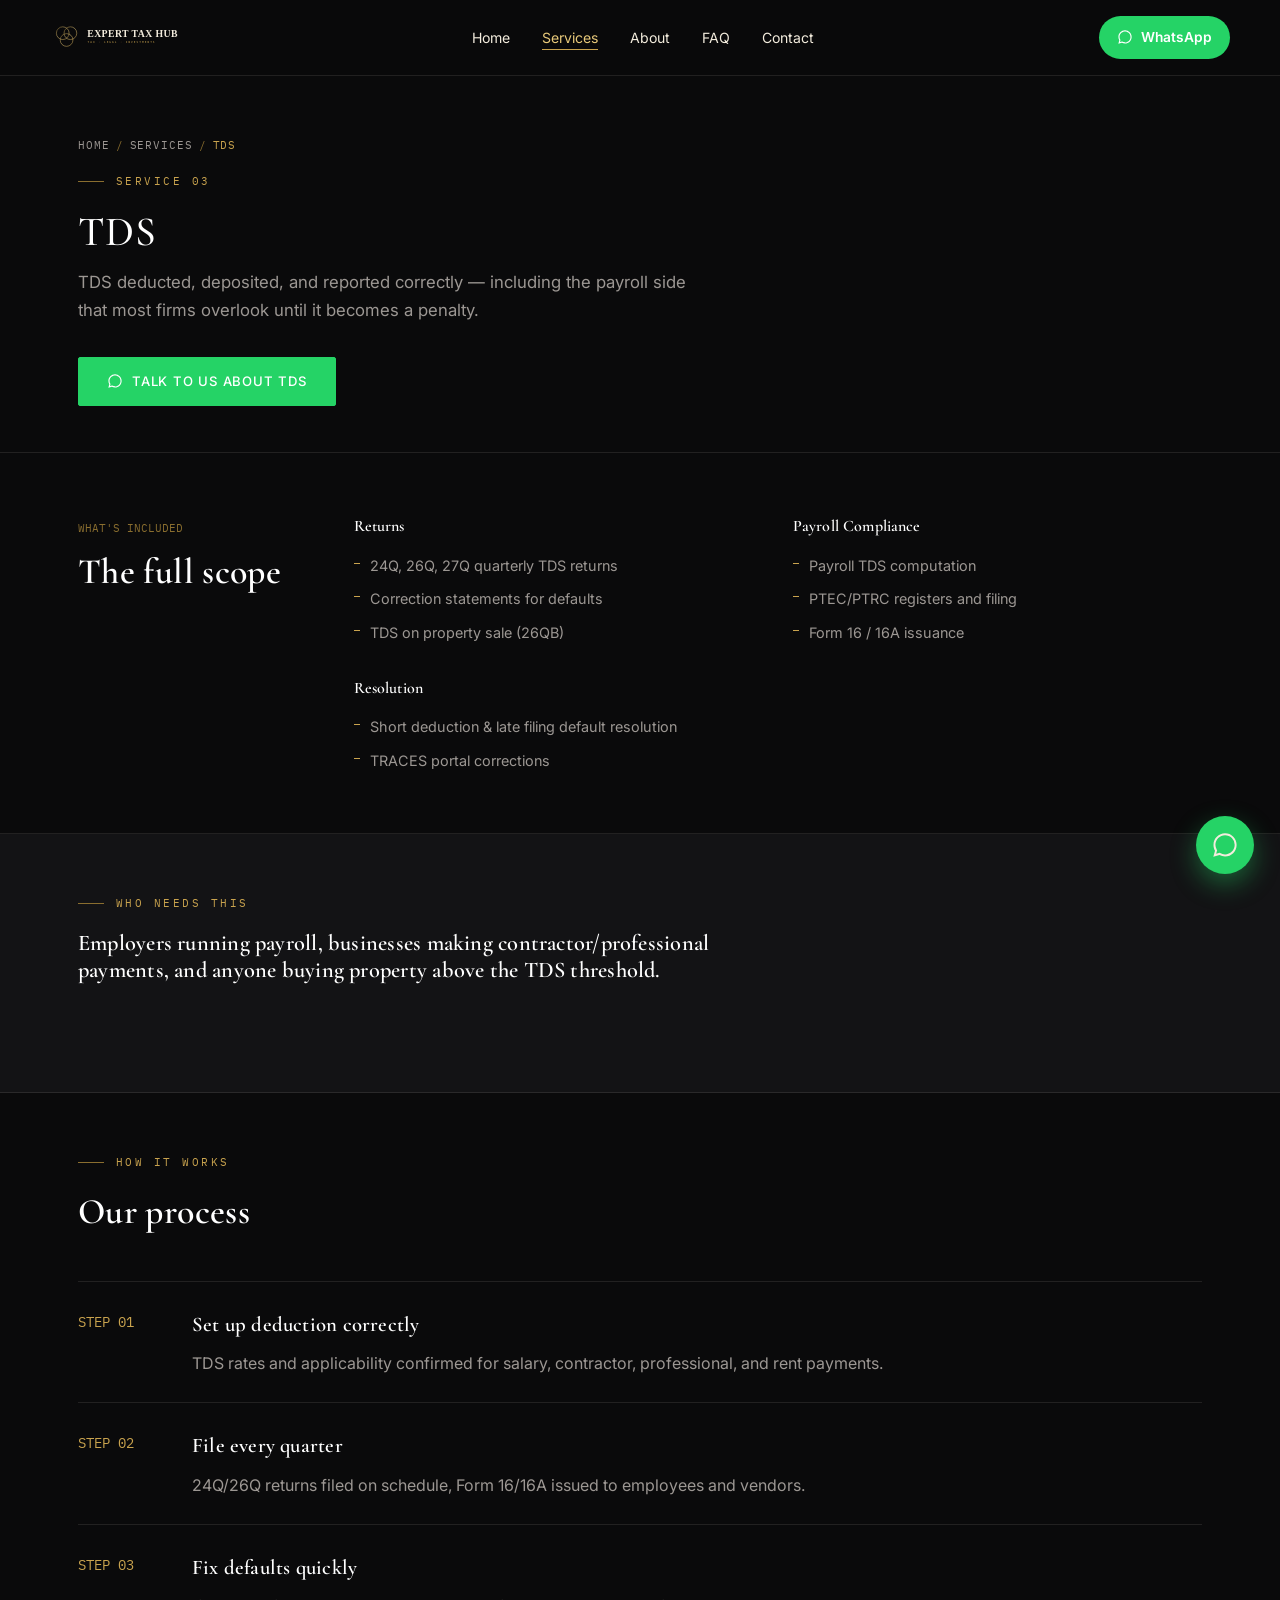
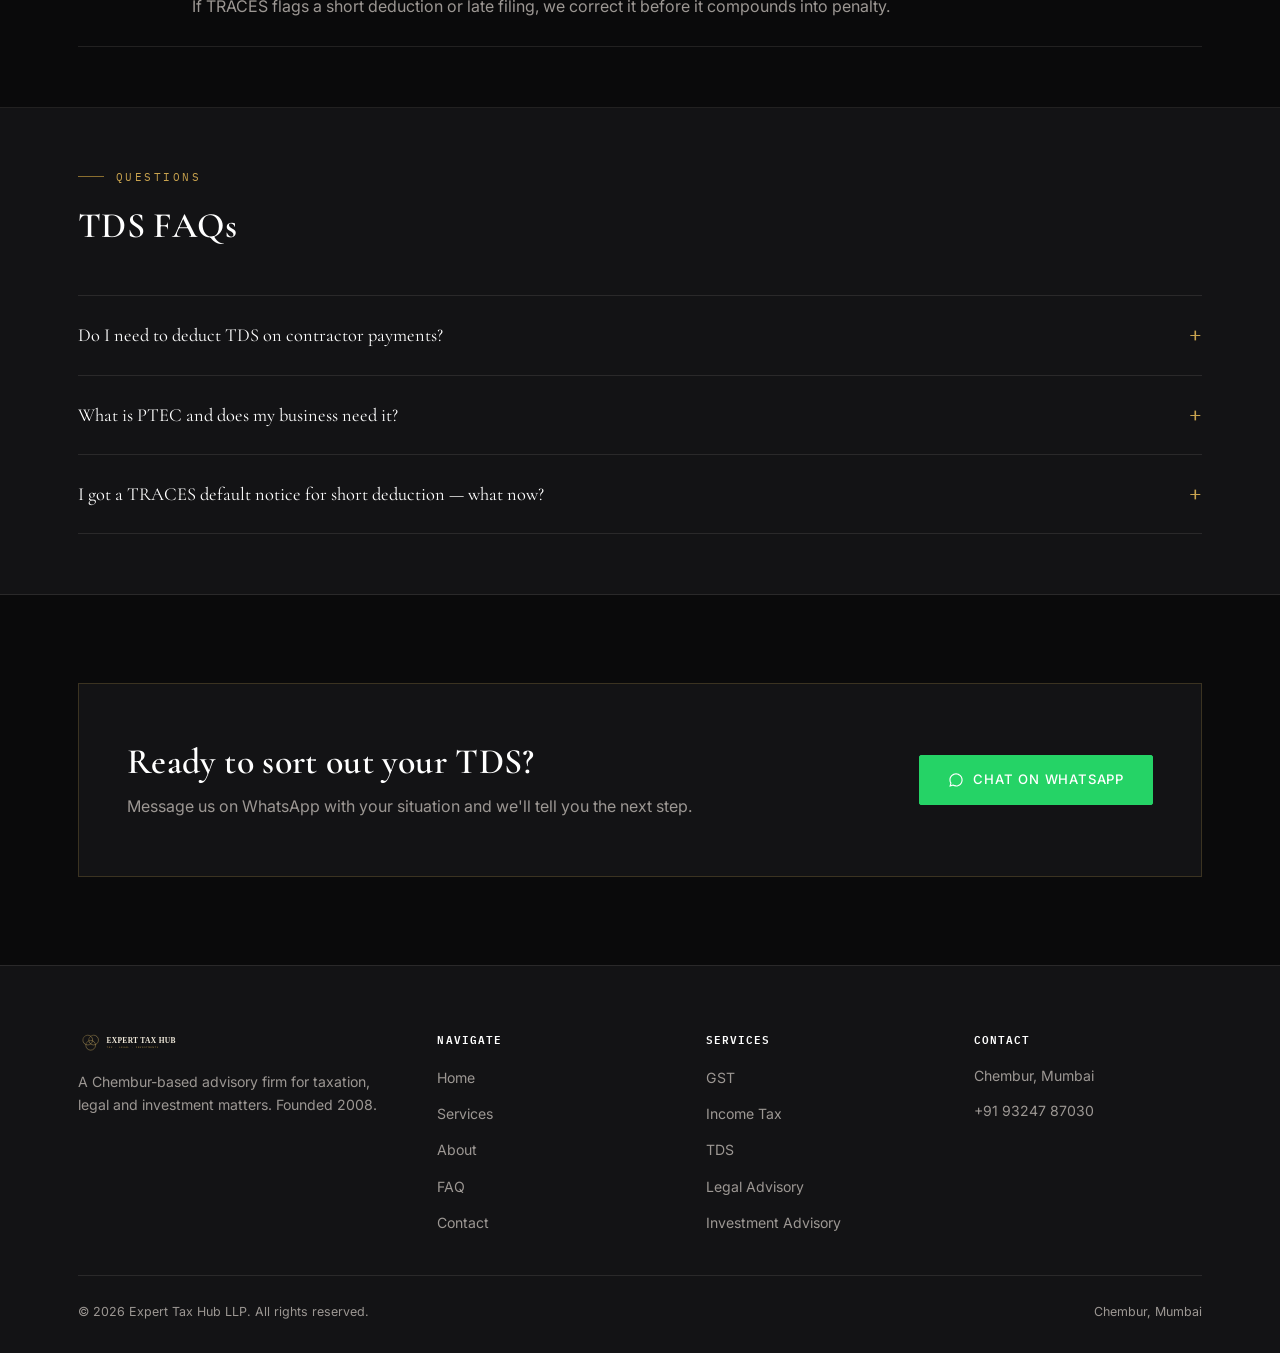
<file: tds.html>
<!DOCTYPE html>
<html lang="en">
<head>
<meta charset="UTF-8">
<meta name="viewport" content="width=device-width, initial-scale=1.0">
<title>TDS — Expert Tax Hub Services</title>
<meta name="description" content="TDS deducted, deposited, and reported correctly — including the payroll side that most firms overlook until it becomes a penalty.">
<link rel="icon" type="image/svg+xml" href="../assets/img/favicon.svg">
<link rel="preconnect" href="https://fonts.googleapis.com">
<link rel="preconnect" href="https://fonts.gstatic.com" crossorigin>
<link href="https://fonts.googleapis.com/css2?family=Cormorant+Garamond:wght@500;600&family=Inter:wght@400;500;600;700&family=IBM+Plex+Mono:wght@400;500&display=swap" rel="stylesheet">
<link rel="stylesheet" href="../assets/style.css">

</head>
<body>
<header class="site-header">
  <div class="container nav">
    <a href="../index.html" class="brand">
      <img src="../assets/img/logo.svg" alt="Expert Tax Hub">
    </a>
    <nav class="nav-links">
      <a href="../index.html">Home</a>
      <div class="has-dropdown">
        <a href="../services.html" class="active">Services</a>
        <div class="dropdown">
          <a href="../services/gst.html">GST</a>
          <a href="../services/income-tax.html">Income Tax</a>
          <a href="../services/tds.html">TDS</a>
          <a href="../services/legal.html">Legal Advisory</a>
          <a href="../services/investments.html">Investment Advisory</a>
        </div>
      </div>
      <a href="../about.html">About</a>
      <a href="../faq.html">FAQ</a>
      <a href="../contact.html">Contact</a>
    </nav>
    <a class="nav-cta" data-wa="Hi Expert Tax Hub, I'd like to know more about your services." href="#">
      <svg viewBox="0 0 24 24" fill="currentColor"><path d="M12.04 2C6.58 2 2.13 6.45 2.13 11.91c0 1.75.46 3.46 1.32 4.96L2 22l5.25-1.38a9.9 9.9 0 0 0 4.79 1.22h.01c5.46 0 9.91-4.45 9.91-9.91 0-2.65-1.03-5.14-2.9-7.01A9.82 9.82 0 0 0 12.04 2zm0 18.06h-.01a8.2 8.2 0 0 1-4.19-1.15l-.3-.18-3.12.82.83-3.04-.2-.31a8.22 8.22 0 0 1-1.26-4.38c0-4.55 3.7-8.25 8.26-8.25 2.2 0 4.28.86 5.84 2.42a8.2 8.2 0 0 1 2.41 5.84c0 4.55-3.71 8.25-8.26 8.25z"/></svg>
      WhatsApp
    </a>
    <button class="nav-toggle" aria-label="Toggle menu">
      <svg width="24" height="24" viewBox="0 0 24 24" fill="none" stroke="#F3ECDD" stroke-width="2"><line x1="3" y1="6" x2="21" y2="6"/><line x1="3" y1="12" x2="21" y2="12"/><line x1="3" y1="18" x2="21" y2="18"/></svg>
    </button>
  </div>
</header>
<section class="page-hero">
  <div class="container">
    <div class="breadcrumb"><a href="../index.html">Home</a><span class="sep">/</span><a href="../services.html">Services</a><span class="sep">/</span><span class="current">TDS</span></div>
    <div class="eyebrow">Service 03</div>
    <h1>TDS</h1>
    <p class="lede" style="margin-top:14px;">TDS deducted, deposited, and reported correctly — including the payroll side that most firms overlook until it becomes a penalty.</p>
    <div class="btn-row">
      <a href="#" class="btn btn-whatsapp" data-wa="Hi Expert Tax Hub, I'd like help with TDS."><svg viewBox="0 0 24 24" fill="currentColor"><path d="M12.04 2C6.58 2 2.13 6.45 2.13 11.91c0 1.75.46 3.46 1.32 4.96L2 22l5.25-1.38a9.9 9.9 0 0 0 4.79 1.22h.01c5.46 0 9.91-4.45 9.91-9.91 0-2.65-1.03-5.14-2.9-7.01A9.82 9.82 0 0 0 12.04 2zm0 18.06h-.01a8.2 8.2 0 0 1-4.19-1.15l-.3-.18-3.12.82.83-3.04-.2-.31a8.22 8.22 0 0 1-1.26-4.38c0-4.55 3.7-8.25 8.26-8.25 2.2 0 4.28.86 5.84 2.42a8.2 8.2 0 0 1 2.41 5.84c0 4.55-3.71 8.25-8.26 8.25z"/></svg>Talk to us about TDS</a>
    </div>
  </div>
</section>

<section class="detail-block">
  <div class="container detail-grid">
    <div class="detail-head">
      <span class="tile-num" style="font-family:var(--font-mono); font-size:0.7rem; color:var(--gold-dim);">WHAT'S INCLUDED</span>
      <h2 style="margin-top:10px;">The full scope</h2>
    </div>
    <div class="detail-cols">
      <div class="detail-col">
        <h4>Returns</h4>
        <ul><li>24Q, 26Q, 27Q quarterly TDS returns</li><li>Correction statements for defaults</li><li>TDS on property sale (26QB)</li></ul>
      </div>
      <div class="detail-col">
        <h4>Payroll Compliance</h4>
        <ul><li>Payroll TDS computation</li><li>PTEC/PTRC registers and filing</li><li>Form 16 / 16A issuance</li></ul>
      </div>
      <div class="detail-col">
        <h4>Resolution</h4>
        <ul><li>Short deduction & late filing default resolution</li><li>TRACES portal corrections</li></ul>
      </div>
    </div>
  </div>
</section>

<section class="detail-block" style="background:var(--black-2);">
  <div class="container">
    <div class="section-head">
      <div class="eyebrow">Who Needs This</div>
      <h2 style="font-size:1.4rem;">Employers running payroll, businesses making contractor/professional payments, and anyone buying property above the TDS threshold.</h2>
    </div>
  </div>
</section>

<section class="detail-block">
  <div class="container">
    <div class="section-head">
      <div class="eyebrow">How It Works</div>
      <h2>Our process</h2>
    </div>
    <div class="steps">
      <div class="step-item">
        <div class="step-num">STEP 01</div>
        <div><h3>Set up deduction correctly</h3><p style="margin-top:8px;">TDS rates and applicability confirmed for salary, contractor, professional, and rent payments.</p></div>
      </div>
      <div class="step-item">
        <div class="step-num">STEP 02</div>
        <div><h3>File every quarter</h3><p style="margin-top:8px;">24Q/26Q returns filed on schedule, Form 16/16A issued to employees and vendors.</p></div>
      </div>
      <div class="step-item">
        <div class="step-num">STEP 03</div>
        <div><h3>Fix defaults quickly</h3><p style="margin-top:8px;">If TRACES flags a short deduction or late filing, we correct it before it compounds into penalty.</p></div>
      </div>
    </div>
  </div>
</section>

<section class="detail-block" style="background:var(--black-2);">
  <div class="container">
    <div class="section-head">
      <div class="eyebrow">Questions</div>
      <h2>TDS FAQs</h2>
    </div>
    <div class="faq-list">
      <details class="faq-item">
        <summary>Do I need to deduct TDS on contractor payments?</summary>
        <div class="faq-answer"><p>Generally yes, above specified thresholds under Section 194C/194J depending on the nature of payment. We can confirm the exact rate for your case.</p></div>
      </details>
      <details class="faq-item">
        <summary>What is PTEC and does my business need it?</summary>
        <div class="faq-answer"><p>Professional Tax Enrollment Certificate — required for business owners and professionals in Maharashtra. We've handled PTEC registers across multiple financial years for clients.</p></div>
      </details>
      <details class="faq-item">
        <summary>I got a TRACES default notice for short deduction — what now?</summary>
        <div class="faq-answer"><p>This is fixable through a correction statement. Send us the notice and we'll identify the gap and file the correction.</p></div>
      </details>
    </div>
  </div>
</section>

<section id="cta">
  <div class="container">
    <div class="cta-banner">
      <div>
        <h2>Ready to sort out your TDS?</h2>
        <p>Message us on WhatsApp with your situation and we'll tell you the next step.</p>
      </div>
      <a href="#" class="btn btn-whatsapp" data-wa="Hi Expert Tax Hub, I'd like help with TDS."><svg viewBox="0 0 24 24" fill="currentColor"><path d="M12.04 2C6.58 2 2.13 6.45 2.13 11.91c0 1.75.46 3.46 1.32 4.96L2 22l5.25-1.38a9.9 9.9 0 0 0 4.79 1.22h.01c5.46 0 9.91-4.45 9.91-9.91 0-2.65-1.03-5.14-2.9-7.01A9.82 9.82 0 0 0 12.04 2zm0 18.06h-.01a8.2 8.2 0 0 1-4.19-1.15l-.3-.18-3.12.82.83-3.04-.2-.31a8.22 8.22 0 0 1-1.26-4.38c0-4.55 3.7-8.25 8.26-8.25 2.2 0 4.28.86 5.84 2.42a8.2 8.2 0 0 1 2.41 5.84c0 4.55-3.71 8.25-8.26 8.25z"/></svg>Chat on WhatsApp</a>
    </div>
  </div>
</section>
<footer class="site-footer">
  <div class="container">
    <div class="footer-grid">
      <div class="footer-col">
        <div class="footer-brand">
          <img src="../assets/img/logo.svg" alt="Expert Tax Hub" style="height:26px;">
        </div>
        <p>A Chembur-based advisory firm for taxation, legal and investment matters. Founded 2008.</p>
      </div>
      <div class="footer-col">
        <h4>Navigate</h4>
        <ul>
          <li><a href="../index.html">Home</a></li>
          <li><a href="../services.html">Services</a></li>
          <li><a href="../about.html">About</a></li>
          <li><a href="../faq.html">FAQ</a></li>
          <li><a href="../contact.html">Contact</a></li>
        </ul>
      </div>
      <div class="footer-col">
        <h4>Services</h4>
        <ul>
          <li><a href="../services/gst.html">GST</a></li>
          <li><a href="../services/income-tax.html">Income Tax</a></li>
          <li><a href="../services/tds.html">TDS</a></li>
          <li><a href="../services/legal.html">Legal Advisory</a></li>
          <li><a href="../services/investments.html">Investment Advisory</a></li>
        </ul>
      </div>
      <div class="footer-col">
        <h4>Contact</h4>
        <ul>
          <li><p>Chembur, Mumbai</p></li>
          <li><a href="#" data-wa="Hi Expert Tax Hub, I'd like to get in touch.">+91 93247 87030</a></li>
        </ul>
      </div>
    </div>
    <div class="footer-bottom">
      <span>&copy; 2026 Expert Tax Hub LLP. All rights reserved.</span>
      <span>Chembur, Mumbai</span>
    </div>
  </div>
</footer>

<a href="#" class="wa-float" data-wa="Hi Expert Tax Hub, I'd like to know more about your services." aria-label="Chat on WhatsApp">
  <svg viewBox="0 0 24 24" fill="currentColor"><path d="M12.04 2C6.58 2 2.13 6.45 2.13 11.91c0 1.75.46 3.46 1.32 4.96L2 22l5.25-1.38a9.9 9.9 0 0 0 4.79 1.22h.01c5.46 0 9.91-4.45 9.91-9.91 0-2.65-1.03-5.14-2.9-7.01A9.82 9.82 0 0 0 12.04 2zm0 18.06h-.01a8.2 8.2 0 0 1-4.19-1.15l-.3-.18-3.12.82.83-3.04-.2-.31a8.22 8.22 0 0 1-1.26-4.38c0-4.55 3.7-8.25 8.26-8.25 2.2 0 4.28.86 5.84 2.42a8.2 8.2 0 0 1 2.41 5.84c0 4.55-3.71 8.25-8.26 8.25z"/></svg>
</a>

<script src="../assets/script.js"></script>
</body>
</html>
</file>
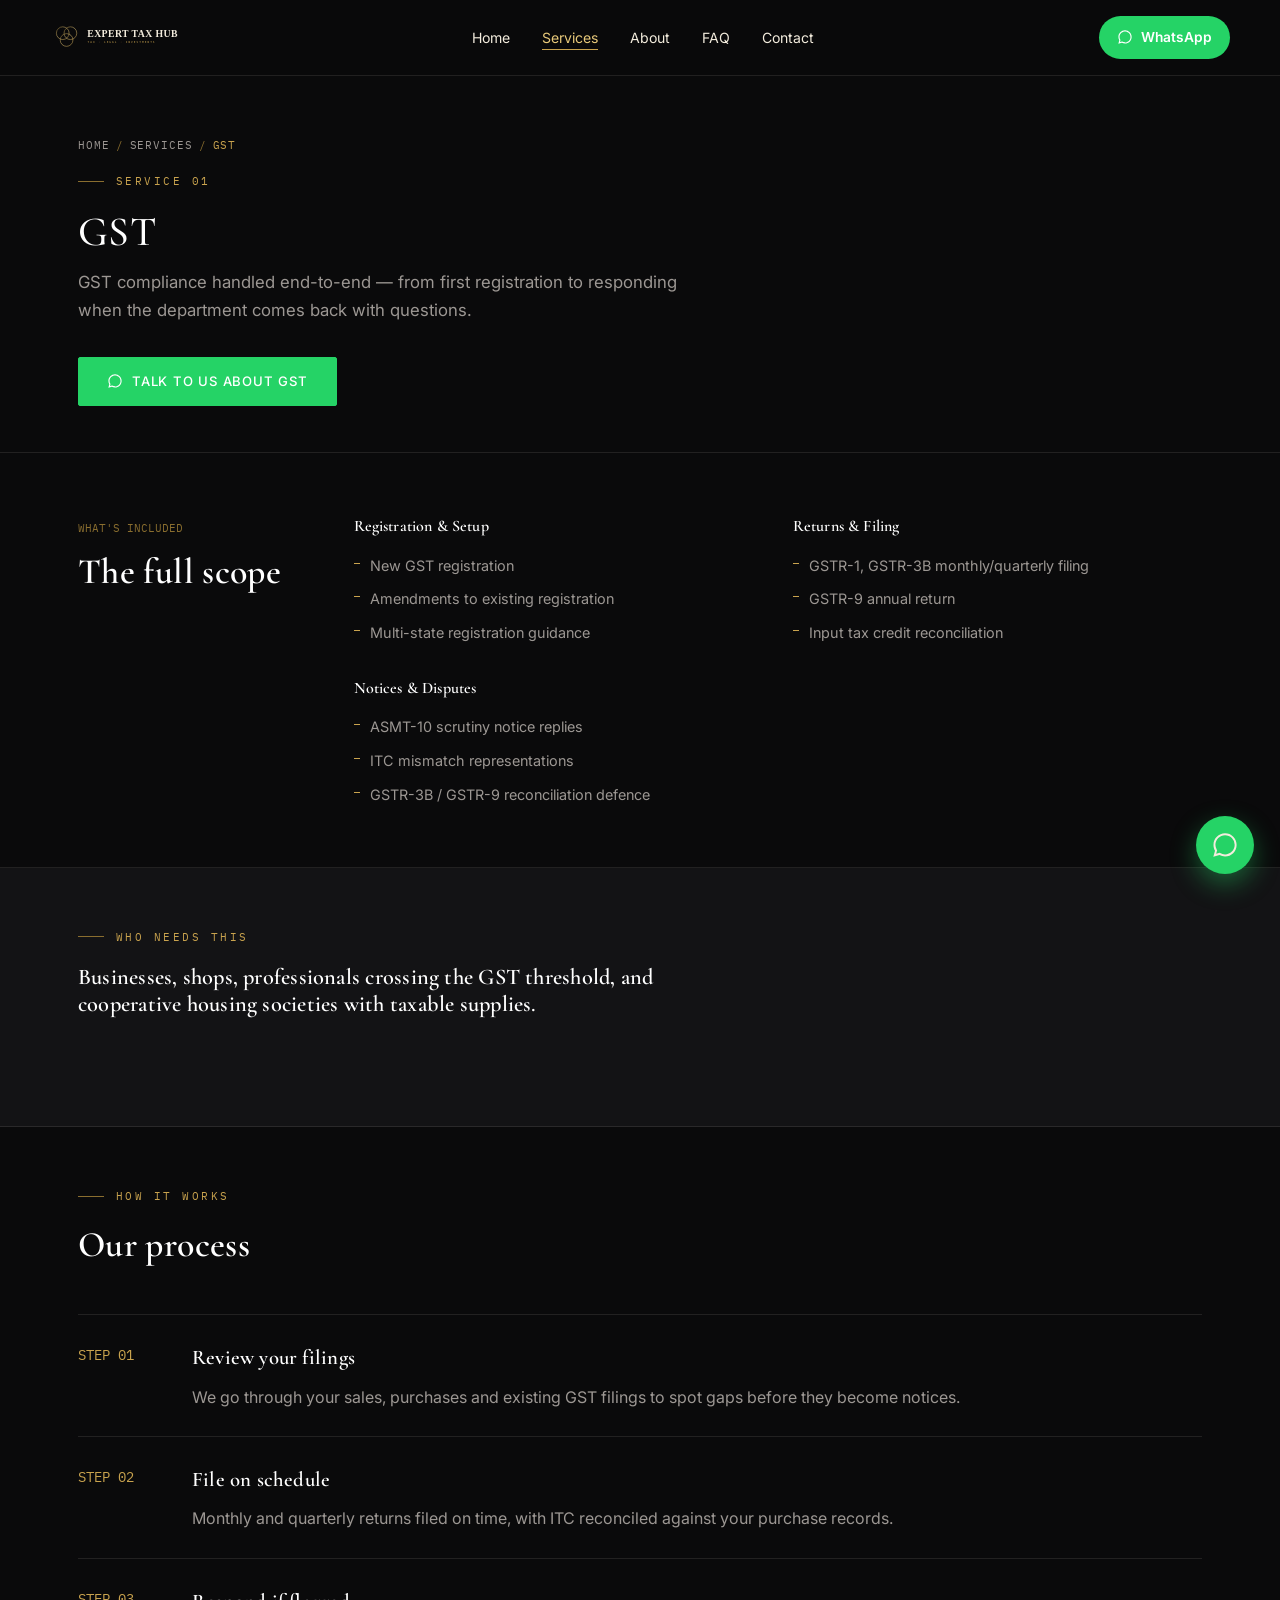
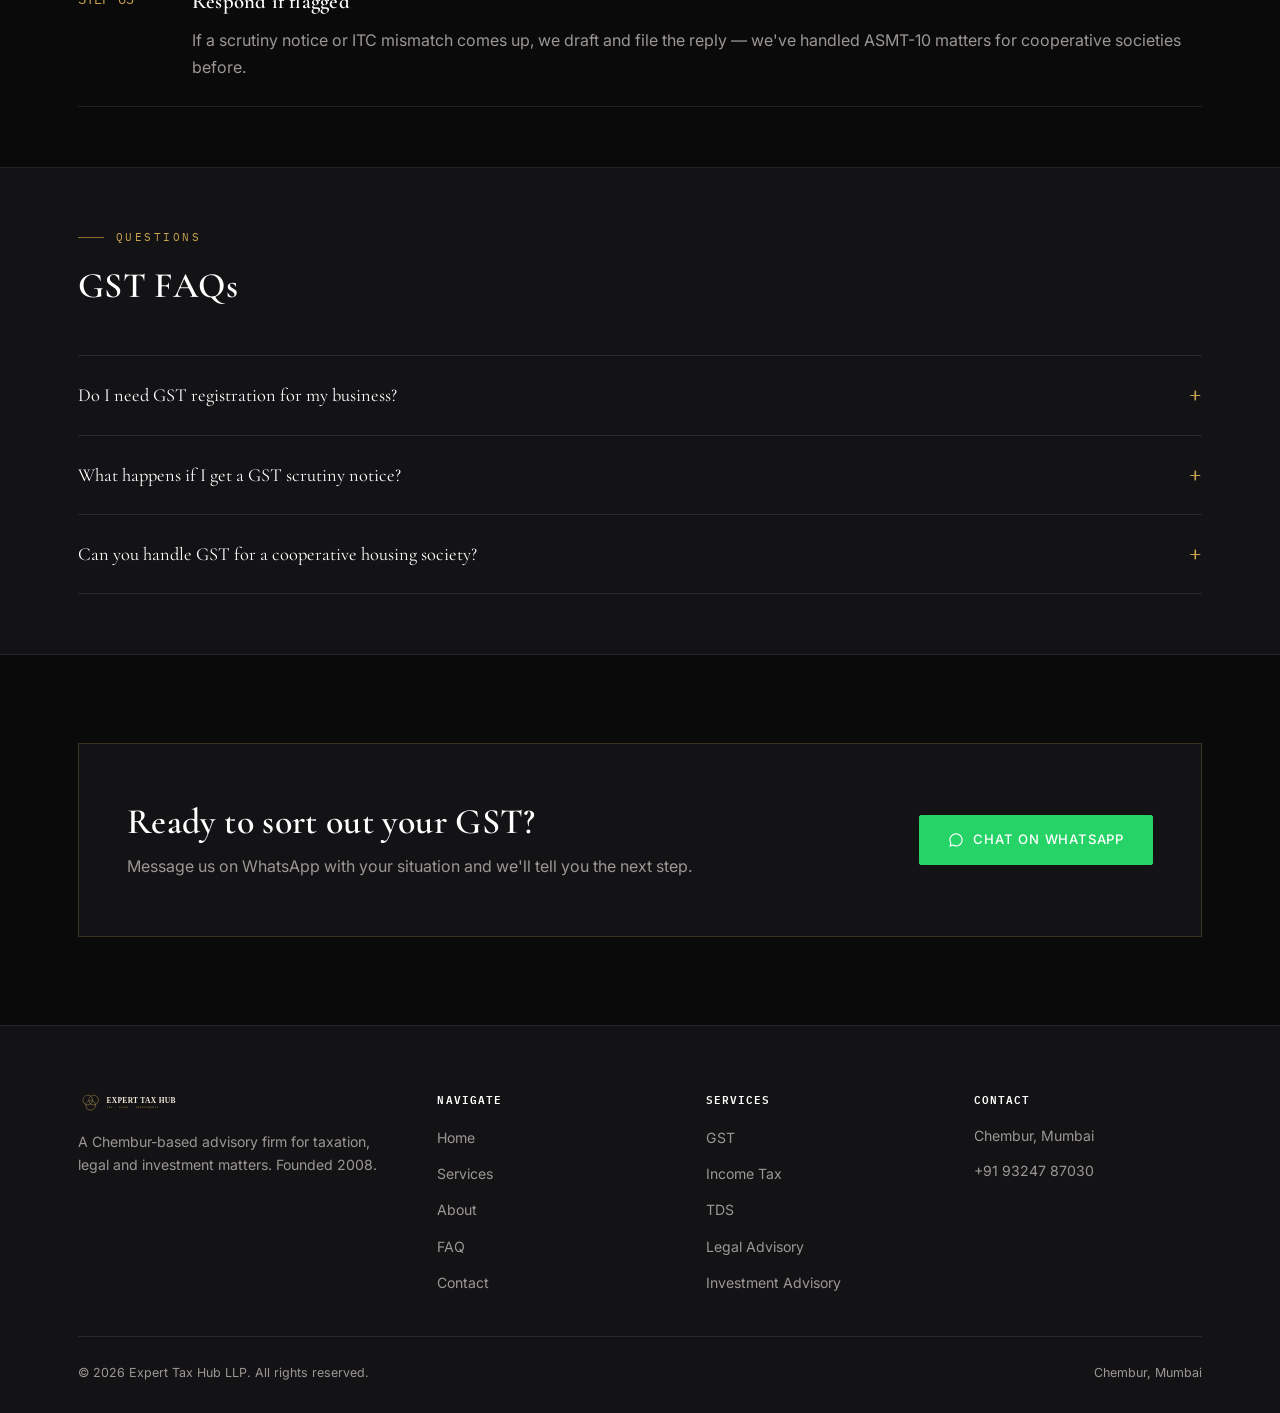
<file: services/gst.html>
<!DOCTYPE html>
<html lang="en">
<head>
<meta charset="UTF-8">
<meta name="viewport" content="width=device-width, initial-scale=1.0">
<title>GST — Expert Tax Hub Services</title>
<meta name="description" content="GST compliance handled end-to-end — from first registration to responding when the department comes back with questions.">
<link rel="icon" type="image/svg+xml" href="../assets/img/favicon.svg">
<link rel="preconnect" href="https://fonts.googleapis.com">
<link rel="preconnect" href="https://fonts.gstatic.com" crossorigin>
<link href="https://fonts.googleapis.com/css2?family=Cormorant+Garamond:wght@500;600&family=Inter:wght@400;500;600;700&family=IBM+Plex+Mono:wght@400;500&display=swap" rel="stylesheet">
<link rel="stylesheet" href="../assets/style.css">

</head>
<body>
<header class="site-header">
  <div class="container nav">
    <a href="../index.html" class="brand">
      <img src="../assets/img/logo.svg" alt="Expert Tax Hub">
    </a>
    <nav class="nav-links">
      <a href="../index.html">Home</a>
      <div class="has-dropdown">
        <a href="../services.html" class="active">Services</a>
        <div class="dropdown">
          <a href="../services/gst.html">GST</a>
          <a href="../services/income-tax.html">Income Tax</a>
          <a href="../services/tds.html">TDS</a>
          <a href="../services/legal.html">Legal Advisory</a>
          <a href="../services/investments.html">Investment Advisory</a>
        </div>
      </div>
      <a href="../about.html">About</a>
      <a href="../faq.html">FAQ</a>
      <a href="../contact.html">Contact</a>
    </nav>
    <a class="nav-cta" data-wa="Hi Expert Tax Hub, I'd like to know more about your services." href="#">
      <svg viewBox="0 0 24 24" fill="currentColor"><path d="M12.04 2C6.58 2 2.13 6.45 2.13 11.91c0 1.75.46 3.46 1.32 4.96L2 22l5.25-1.38a9.9 9.9 0 0 0 4.79 1.22h.01c5.46 0 9.91-4.45 9.91-9.91 0-2.65-1.03-5.14-2.9-7.01A9.82 9.82 0 0 0 12.04 2zm0 18.06h-.01a8.2 8.2 0 0 1-4.19-1.15l-.3-.18-3.12.82.83-3.04-.2-.31a8.22 8.22 0 0 1-1.26-4.38c0-4.55 3.7-8.25 8.26-8.25 2.2 0 4.28.86 5.84 2.42a8.2 8.2 0 0 1 2.41 5.84c0 4.55-3.71 8.25-8.26 8.25z"/></svg>
      WhatsApp
    </a>
    <button class="nav-toggle" aria-label="Toggle menu">
      <svg width="24" height="24" viewBox="0 0 24 24" fill="none" stroke="#F3ECDD" stroke-width="2"><line x1="3" y1="6" x2="21" y2="6"/><line x1="3" y1="12" x2="21" y2="12"/><line x1="3" y1="18" x2="21" y2="18"/></svg>
    </button>
  </div>
</header>
<section class="page-hero">
  <div class="container">
    <div class="breadcrumb"><a href="../index.html">Home</a><span class="sep">/</span><a href="../services.html">Services</a><span class="sep">/</span><span class="current">GST</span></div>
    <div class="eyebrow">Service 01</div>
    <h1>GST</h1>
    <p class="lede" style="margin-top:14px;">GST compliance handled end-to-end — from first registration to responding when the department comes back with questions.</p>
    <div class="btn-row">
      <a href="#" class="btn btn-whatsapp" data-wa="Hi Expert Tax Hub, I'd like help with GST."><svg viewBox="0 0 24 24" fill="currentColor"><path d="M12.04 2C6.58 2 2.13 6.45 2.13 11.91c0 1.75.46 3.46 1.32 4.96L2 22l5.25-1.38a9.9 9.9 0 0 0 4.79 1.22h.01c5.46 0 9.91-4.45 9.91-9.91 0-2.65-1.03-5.14-2.9-7.01A9.82 9.82 0 0 0 12.04 2zm0 18.06h-.01a8.2 8.2 0 0 1-4.19-1.15l-.3-.18-3.12.82.83-3.04-.2-.31a8.22 8.22 0 0 1-1.26-4.38c0-4.55 3.7-8.25 8.26-8.25 2.2 0 4.28.86 5.84 2.42a8.2 8.2 0 0 1 2.41 5.84c0 4.55-3.71 8.25-8.26 8.25z"/></svg>Talk to us about GST</a>
    </div>
  </div>
</section>

<section class="detail-block">
  <div class="container detail-grid">
    <div class="detail-head">
      <span class="tile-num" style="font-family:var(--font-mono); font-size:0.7rem; color:var(--gold-dim);">WHAT'S INCLUDED</span>
      <h2 style="margin-top:10px;">The full scope</h2>
    </div>
    <div class="detail-cols">
      <div class="detail-col">
        <h4>Registration & Setup</h4>
        <ul><li>New GST registration</li><li>Amendments to existing registration</li><li>Multi-state registration guidance</li></ul>
      </div>
      <div class="detail-col">
        <h4>Returns & Filing</h4>
        <ul><li>GSTR-1, GSTR-3B monthly/quarterly filing</li><li>GSTR-9 annual return</li><li>Input tax credit reconciliation</li></ul>
      </div>
      <div class="detail-col">
        <h4>Notices & Disputes</h4>
        <ul><li>ASMT-10 scrutiny notice replies</li><li>ITC mismatch representations</li><li>GSTR-3B / GSTR-9 reconciliation defence</li></ul>
      </div>
    </div>
  </div>
</section>

<section class="detail-block" style="background:var(--black-2);">
  <div class="container">
    <div class="section-head">
      <div class="eyebrow">Who Needs This</div>
      <h2 style="font-size:1.4rem;">Businesses, shops, professionals crossing the GST threshold, and cooperative housing societies with taxable supplies.</h2>
    </div>
  </div>
</section>

<section class="detail-block">
  <div class="container">
    <div class="section-head">
      <div class="eyebrow">How It Works</div>
      <h2>Our process</h2>
    </div>
    <div class="steps">
      <div class="step-item">
        <div class="step-num">STEP 01</div>
        <div><h3>Review your filings</h3><p style="margin-top:8px;">We go through your sales, purchases and existing GST filings to spot gaps before they become notices.</p></div>
      </div>
      <div class="step-item">
        <div class="step-num">STEP 02</div>
        <div><h3>File on schedule</h3><p style="margin-top:8px;">Monthly and quarterly returns filed on time, with ITC reconciled against your purchase records.</p></div>
      </div>
      <div class="step-item">
        <div class="step-num">STEP 03</div>
        <div><h3>Respond if flagged</h3><p style="margin-top:8px;">If a scrutiny notice or ITC mismatch comes up, we draft and file the reply — we've handled ASMT-10 matters for cooperative societies before.</p></div>
      </div>
    </div>
  </div>
</section>

<section class="detail-block" style="background:var(--black-2);">
  <div class="container">
    <div class="section-head">
      <div class="eyebrow">Questions</div>
      <h2>GST FAQs</h2>
    </div>
    <div class="faq-list">
      <details class="faq-item">
        <summary>Do I need GST registration for my business?</summary>
        <div class="faq-answer"><p>It depends on your turnover and the nature of your supplies. If you're above the threshold limit or make inter-state supplies, registration is mandatory. Message us your specifics and we'll confirm.</p></div>
      </details>
      <details class="faq-item">
        <summary>What happens if I get a GST scrutiny notice?</summary>
        <div class="faq-answer"><p>Don't ignore it — there's usually a fixed window to respond. We've drafted replies to ASMT-10 notices covering ITC mismatches and GSTR-3B/GSTR-9 reconciliation, and can take this on for you.</p></div>
      </details>
      <details class="faq-item">
        <summary>Can you handle GST for a cooperative housing society?</summary>
        <div class="faq-answer"><p>Yes — we've worked directly with cooperative housing societies on GST registration, return filing, and notice replies.</p></div>
      </details>
    </div>
  </div>
</section>

<section id="cta">
  <div class="container">
    <div class="cta-banner">
      <div>
        <h2>Ready to sort out your GST?</h2>
        <p>Message us on WhatsApp with your situation and we'll tell you the next step.</p>
      </div>
      <a href="#" class="btn btn-whatsapp" data-wa="Hi Expert Tax Hub, I'd like help with GST."><svg viewBox="0 0 24 24" fill="currentColor"><path d="M12.04 2C6.58 2 2.13 6.45 2.13 11.91c0 1.75.46 3.46 1.32 4.96L2 22l5.25-1.38a9.9 9.9 0 0 0 4.79 1.22h.01c5.46 0 9.91-4.45 9.91-9.91 0-2.65-1.03-5.14-2.9-7.01A9.82 9.82 0 0 0 12.04 2zm0 18.06h-.01a8.2 8.2 0 0 1-4.19-1.15l-.3-.18-3.12.82.83-3.04-.2-.31a8.22 8.22 0 0 1-1.26-4.38c0-4.55 3.7-8.25 8.26-8.25 2.2 0 4.28.86 5.84 2.42a8.2 8.2 0 0 1 2.41 5.84c0 4.55-3.71 8.25-8.26 8.25z"/></svg>Chat on WhatsApp</a>
    </div>
  </div>
</section>
<footer class="site-footer">
  <div class="container">
    <div class="footer-grid">
      <div class="footer-col">
        <div class="footer-brand">
          <img src="../assets/img/logo.svg" alt="Expert Tax Hub" style="height:26px;">
        </div>
        <p>A Chembur-based advisory firm for taxation, legal and investment matters. Founded 2008.</p>
      </div>
      <div class="footer-col">
        <h4>Navigate</h4>
        <ul>
          <li><a href="../index.html">Home</a></li>
          <li><a href="../services.html">Services</a></li>
          <li><a href="../about.html">About</a></li>
          <li><a href="../faq.html">FAQ</a></li>
          <li><a href="../contact.html">Contact</a></li>
        </ul>
      </div>
      <div class="footer-col">
        <h4>Services</h4>
        <ul>
          <li><a href="../services/gst.html">GST</a></li>
          <li><a href="../services/income-tax.html">Income Tax</a></li>
          <li><a href="../services/tds.html">TDS</a></li>
          <li><a href="../services/legal.html">Legal Advisory</a></li>
          <li><a href="../services/investments.html">Investment Advisory</a></li>
        </ul>
      </div>
      <div class="footer-col">
        <h4>Contact</h4>
        <ul>
          <li><p>Chembur, Mumbai</p></li>
          <li><a href="#" data-wa="Hi Expert Tax Hub, I'd like to get in touch.">+91 93247 87030</a></li>
        </ul>
      </div>
    </div>
    <div class="footer-bottom">
      <span>&copy; 2026 Expert Tax Hub LLP. All rights reserved.</span>
      <span>Chembur, Mumbai</span>
    </div>
  </div>
</footer>

<a href="#" class="wa-float" data-wa="Hi Expert Tax Hub, I'd like to know more about your services." aria-label="Chat on WhatsApp">
  <svg viewBox="0 0 24 24" fill="currentColor"><path d="M12.04 2C6.58 2 2.13 6.45 2.13 11.91c0 1.75.46 3.46 1.32 4.96L2 22l5.25-1.38a9.9 9.9 0 0 0 4.79 1.22h.01c5.46 0 9.91-4.45 9.91-9.91 0-2.65-1.03-5.14-2.9-7.01A9.82 9.82 0 0 0 12.04 2zm0 18.06h-.01a8.2 8.2 0 0 1-4.19-1.15l-.3-.18-3.12.82.83-3.04-.2-.31a8.22 8.22 0 0 1-1.26-4.38c0-4.55 3.7-8.25 8.26-8.25 2.2 0 4.28.86 5.84 2.42a8.2 8.2 0 0 1 2.41 5.84c0 4.55-3.71 8.25-8.26 8.25z"/></svg>
</a>

<script src="../assets/script.js"></script>
</body>
</html>
</file>
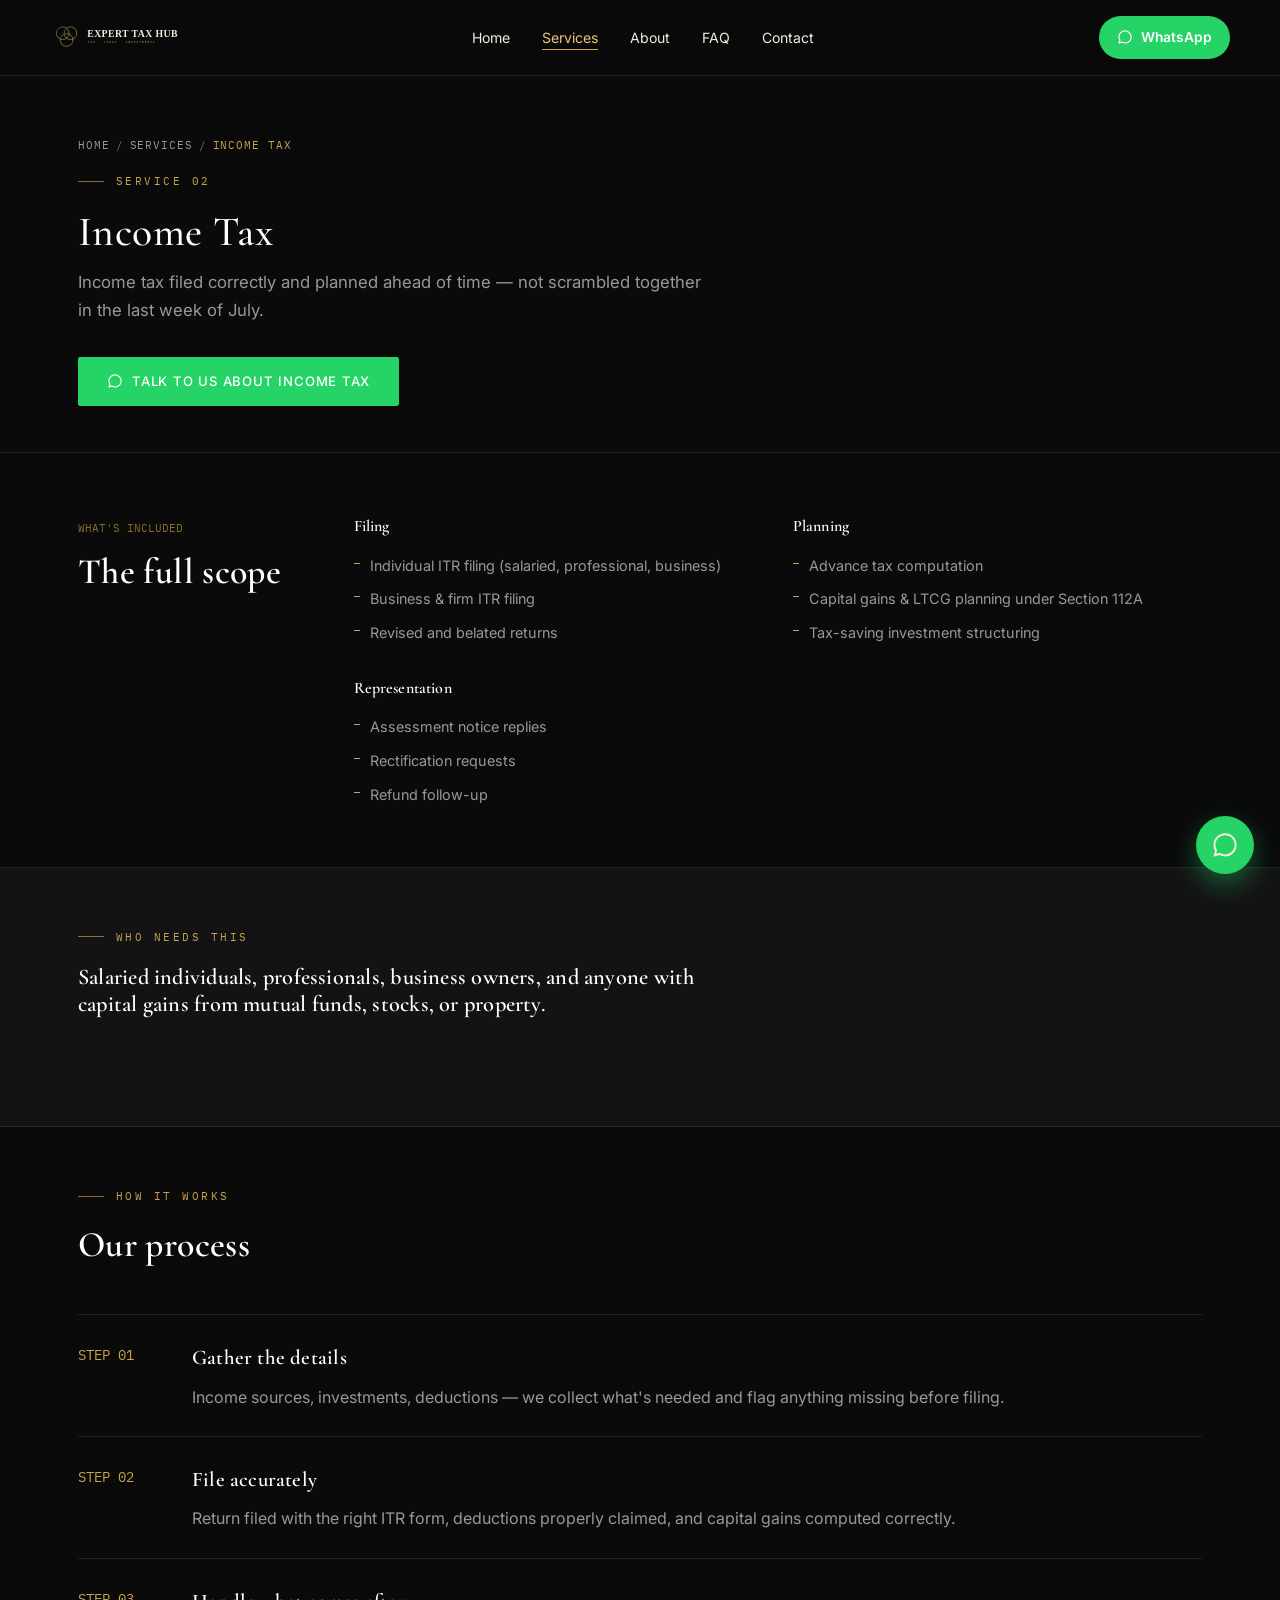
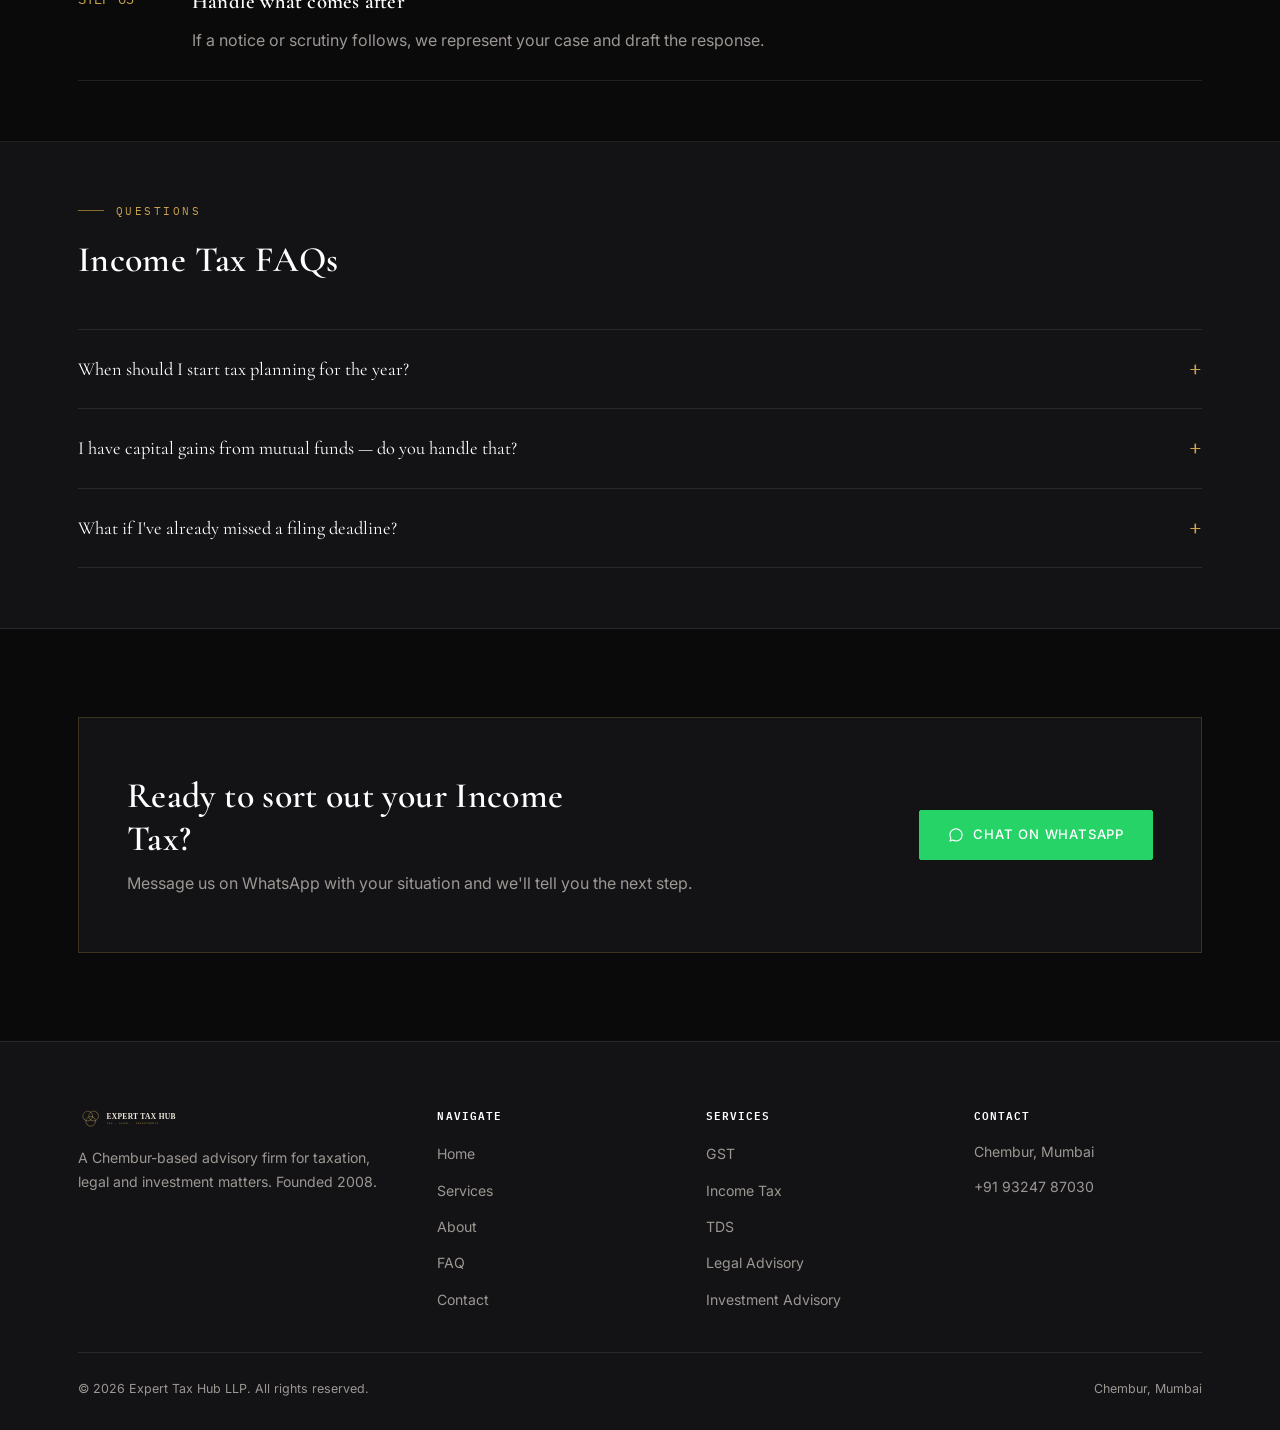
<file: services/income-tax.html>
<!DOCTYPE html>
<html lang="en">
<head>
<meta charset="UTF-8">
<meta name="viewport" content="width=device-width, initial-scale=1.0">
<title>Income Tax — Expert Tax Hub Services</title>
<meta name="description" content="Income tax filed correctly and planned ahead of time — not scrambled together in the last week of July.">
<link rel="icon" type="image/svg+xml" href="../assets/img/favicon.svg">
<link rel="preconnect" href="https://fonts.googleapis.com">
<link rel="preconnect" href="https://fonts.gstatic.com" crossorigin>
<link href="https://fonts.googleapis.com/css2?family=Cormorant+Garamond:wght@500;600&family=Inter:wght@400;500;600;700&family=IBM+Plex+Mono:wght@400;500&display=swap" rel="stylesheet">
<link rel="stylesheet" href="../assets/style.css">

</head>
<body>
<header class="site-header">
  <div class="container nav">
    <a href="../index.html" class="brand">
      <img src="../assets/img/logo.svg" alt="Expert Tax Hub">
    </a>
    <nav class="nav-links">
      <a href="../index.html">Home</a>
      <div class="has-dropdown">
        <a href="../services.html" class="active">Services</a>
        <div class="dropdown">
          <a href="../services/gst.html">GST</a>
          <a href="../services/income-tax.html">Income Tax</a>
          <a href="../services/tds.html">TDS</a>
          <a href="../services/legal.html">Legal Advisory</a>
          <a href="../services/investments.html">Investment Advisory</a>
        </div>
      </div>
      <a href="../about.html">About</a>
      <a href="../faq.html">FAQ</a>
      <a href="../contact.html">Contact</a>
    </nav>
    <a class="nav-cta" data-wa="Hi Expert Tax Hub, I'd like to know more about your services." href="#">
      <svg viewBox="0 0 24 24" fill="currentColor"><path d="M12.04 2C6.58 2 2.13 6.45 2.13 11.91c0 1.75.46 3.46 1.32 4.96L2 22l5.25-1.38a9.9 9.9 0 0 0 4.79 1.22h.01c5.46 0 9.91-4.45 9.91-9.91 0-2.65-1.03-5.14-2.9-7.01A9.82 9.82 0 0 0 12.04 2zm0 18.06h-.01a8.2 8.2 0 0 1-4.19-1.15l-.3-.18-3.12.82.83-3.04-.2-.31a8.22 8.22 0 0 1-1.26-4.38c0-4.55 3.7-8.25 8.26-8.25 2.2 0 4.28.86 5.84 2.42a8.2 8.2 0 0 1 2.41 5.84c0 4.55-3.71 8.25-8.26 8.25z"/></svg>
      WhatsApp
    </a>
    <button class="nav-toggle" aria-label="Toggle menu">
      <svg width="24" height="24" viewBox="0 0 24 24" fill="none" stroke="#F3ECDD" stroke-width="2"><line x1="3" y1="6" x2="21" y2="6"/><line x1="3" y1="12" x2="21" y2="12"/><line x1="3" y1="18" x2="21" y2="18"/></svg>
    </button>
  </div>
</header>
<section class="page-hero">
  <div class="container">
    <div class="breadcrumb"><a href="../index.html">Home</a><span class="sep">/</span><a href="../services.html">Services</a><span class="sep">/</span><span class="current">Income Tax</span></div>
    <div class="eyebrow">Service 02</div>
    <h1>Income Tax</h1>
    <p class="lede" style="margin-top:14px;">Income tax filed correctly and planned ahead of time — not scrambled together in the last week of July.</p>
    <div class="btn-row">
      <a href="#" class="btn btn-whatsapp" data-wa="Hi Expert Tax Hub, I'd like help with Income Tax."><svg viewBox="0 0 24 24" fill="currentColor"><path d="M12.04 2C6.58 2 2.13 6.45 2.13 11.91c0 1.75.46 3.46 1.32 4.96L2 22l5.25-1.38a9.9 9.9 0 0 0 4.79 1.22h.01c5.46 0 9.91-4.45 9.91-9.91 0-2.65-1.03-5.14-2.9-7.01A9.82 9.82 0 0 0 12.04 2zm0 18.06h-.01a8.2 8.2 0 0 1-4.19-1.15l-.3-.18-3.12.82.83-3.04-.2-.31a8.22 8.22 0 0 1-1.26-4.38c0-4.55 3.7-8.25 8.26-8.25 2.2 0 4.28.86 5.84 2.42a8.2 8.2 0 0 1 2.41 5.84c0 4.55-3.71 8.25-8.26 8.25z"/></svg>Talk to us about Income Tax</a>
    </div>
  </div>
</section>

<section class="detail-block">
  <div class="container detail-grid">
    <div class="detail-head">
      <span class="tile-num" style="font-family:var(--font-mono); font-size:0.7rem; color:var(--gold-dim);">WHAT'S INCLUDED</span>
      <h2 style="margin-top:10px;">The full scope</h2>
    </div>
    <div class="detail-cols">
      <div class="detail-col">
        <h4>Filing</h4>
        <ul><li>Individual ITR filing (salaried, professional, business)</li><li>Business & firm ITR filing</li><li>Revised and belated returns</li></ul>
      </div>
      <div class="detail-col">
        <h4>Planning</h4>
        <ul><li>Advance tax computation</li><li>Capital gains & LTCG planning under Section 112A</li><li>Tax-saving investment structuring</li></ul>
      </div>
      <div class="detail-col">
        <h4>Representation</h4>
        <ul><li>Assessment notice replies</li><li>Rectification requests</li><li>Refund follow-up</li></ul>
      </div>
    </div>
  </div>
</section>

<section class="detail-block" style="background:var(--black-2);">
  <div class="container">
    <div class="section-head">
      <div class="eyebrow">Who Needs This</div>
      <h2 style="font-size:1.4rem;">Salaried individuals, professionals, business owners, and anyone with capital gains from mutual funds, stocks, or property.</h2>
    </div>
  </div>
</section>

<section class="detail-block">
  <div class="container">
    <div class="section-head">
      <div class="eyebrow">How It Works</div>
      <h2>Our process</h2>
    </div>
    <div class="steps">
      <div class="step-item">
        <div class="step-num">STEP 01</div>
        <div><h3>Gather the details</h3><p style="margin-top:8px;">Income sources, investments, deductions — we collect what's needed and flag anything missing before filing.</p></div>
      </div>
      <div class="step-item">
        <div class="step-num">STEP 02</div>
        <div><h3>File accurately</h3><p style="margin-top:8px;">Return filed with the right ITR form, deductions properly claimed, and capital gains computed correctly.</p></div>
      </div>
      <div class="step-item">
        <div class="step-num">STEP 03</div>
        <div><h3>Handle what comes after</h3><p style="margin-top:8px;">If a notice or scrutiny follows, we represent your case and draft the response.</p></div>
      </div>
    </div>
  </div>
</section>

<section class="detail-block" style="background:var(--black-2);">
  <div class="container">
    <div class="section-head">
      <div class="eyebrow">Questions</div>
      <h2>Income Tax FAQs</h2>
    </div>
    <div class="faq-list">
      <details class="faq-item">
        <summary>When should I start tax planning for the year?</summary>
        <div class="faq-answer"><p>Ideally at the start of the financial year, not in March. Early planning gives you room to structure investments and gains properly, especially for LTCG under Section 112A.</p></div>
      </details>
      <details class="faq-item">
        <summary>I have capital gains from mutual funds — do you handle that?</summary>
        <div class="faq-answer"><p>Yes — LTCG computation, exemption thresholds, gifting and clubbing provisions for mutual fund gains are part of our regular work.</p></div>
      </details>
      <details class="faq-item">
        <summary>What if I've already missed a filing deadline?</summary>
        <div class="faq-answer"><p>Belated and revised returns are still possible within certain limits. Message us your situation and we'll tell you what's still open.</p></div>
      </details>
    </div>
  </div>
</section>

<section id="cta">
  <div class="container">
    <div class="cta-banner">
      <div>
        <h2>Ready to sort out your Income Tax?</h2>
        <p>Message us on WhatsApp with your situation and we'll tell you the next step.</p>
      </div>
      <a href="#" class="btn btn-whatsapp" data-wa="Hi Expert Tax Hub, I'd like help with Income Tax."><svg viewBox="0 0 24 24" fill="currentColor"><path d="M12.04 2C6.58 2 2.13 6.45 2.13 11.91c0 1.75.46 3.46 1.32 4.96L2 22l5.25-1.38a9.9 9.9 0 0 0 4.79 1.22h.01c5.46 0 9.91-4.45 9.91-9.91 0-2.65-1.03-5.14-2.9-7.01A9.82 9.82 0 0 0 12.04 2zm0 18.06h-.01a8.2 8.2 0 0 1-4.19-1.15l-.3-.18-3.12.82.83-3.04-.2-.31a8.22 8.22 0 0 1-1.26-4.38c0-4.55 3.7-8.25 8.26-8.25 2.2 0 4.28.86 5.84 2.42a8.2 8.2 0 0 1 2.41 5.84c0 4.55-3.71 8.25-8.26 8.25z"/></svg>Chat on WhatsApp</a>
    </div>
  </div>
</section>
<footer class="site-footer">
  <div class="container">
    <div class="footer-grid">
      <div class="footer-col">
        <div class="footer-brand">
          <img src="../assets/img/logo.svg" alt="Expert Tax Hub" style="height:26px;">
        </div>
        <p>A Chembur-based advisory firm for taxation, legal and investment matters. Founded 2008.</p>
      </div>
      <div class="footer-col">
        <h4>Navigate</h4>
        <ul>
          <li><a href="../index.html">Home</a></li>
          <li><a href="../services.html">Services</a></li>
          <li><a href="../about.html">About</a></li>
          <li><a href="../faq.html">FAQ</a></li>
          <li><a href="../contact.html">Contact</a></li>
        </ul>
      </div>
      <div class="footer-col">
        <h4>Services</h4>
        <ul>
          <li><a href="../services/gst.html">GST</a></li>
          <li><a href="../services/income-tax.html">Income Tax</a></li>
          <li><a href="../services/tds.html">TDS</a></li>
          <li><a href="../services/legal.html">Legal Advisory</a></li>
          <li><a href="../services/investments.html">Investment Advisory</a></li>
        </ul>
      </div>
      <div class="footer-col">
        <h4>Contact</h4>
        <ul>
          <li><p>Chembur, Mumbai</p></li>
          <li><a href="#" data-wa="Hi Expert Tax Hub, I'd like to get in touch.">+91 93247 87030</a></li>
        </ul>
      </div>
    </div>
    <div class="footer-bottom">
      <span>&copy; 2026 Expert Tax Hub LLP. All rights reserved.</span>
      <span>Chembur, Mumbai</span>
    </div>
  </div>
</footer>

<a href="#" class="wa-float" data-wa="Hi Expert Tax Hub, I'd like to know more about your services." aria-label="Chat on WhatsApp">
  <svg viewBox="0 0 24 24" fill="currentColor"><path d="M12.04 2C6.58 2 2.13 6.45 2.13 11.91c0 1.75.46 3.46 1.32 4.96L2 22l5.25-1.38a9.9 9.9 0 0 0 4.79 1.22h.01c5.46 0 9.91-4.45 9.91-9.91 0-2.65-1.03-5.14-2.9-7.01A9.82 9.82 0 0 0 12.04 2zm0 18.06h-.01a8.2 8.2 0 0 1-4.19-1.15l-.3-.18-3.12.82.83-3.04-.2-.31a8.22 8.22 0 0 1-1.26-4.38c0-4.55 3.7-8.25 8.26-8.25 2.2 0 4.28.86 5.84 2.42a8.2 8.2 0 0 1 2.41 5.84c0 4.55-3.71 8.25-8.26 8.25z"/></svg>
</a>

<script src="../assets/script.js"></script>
</body>
</html>
</file>
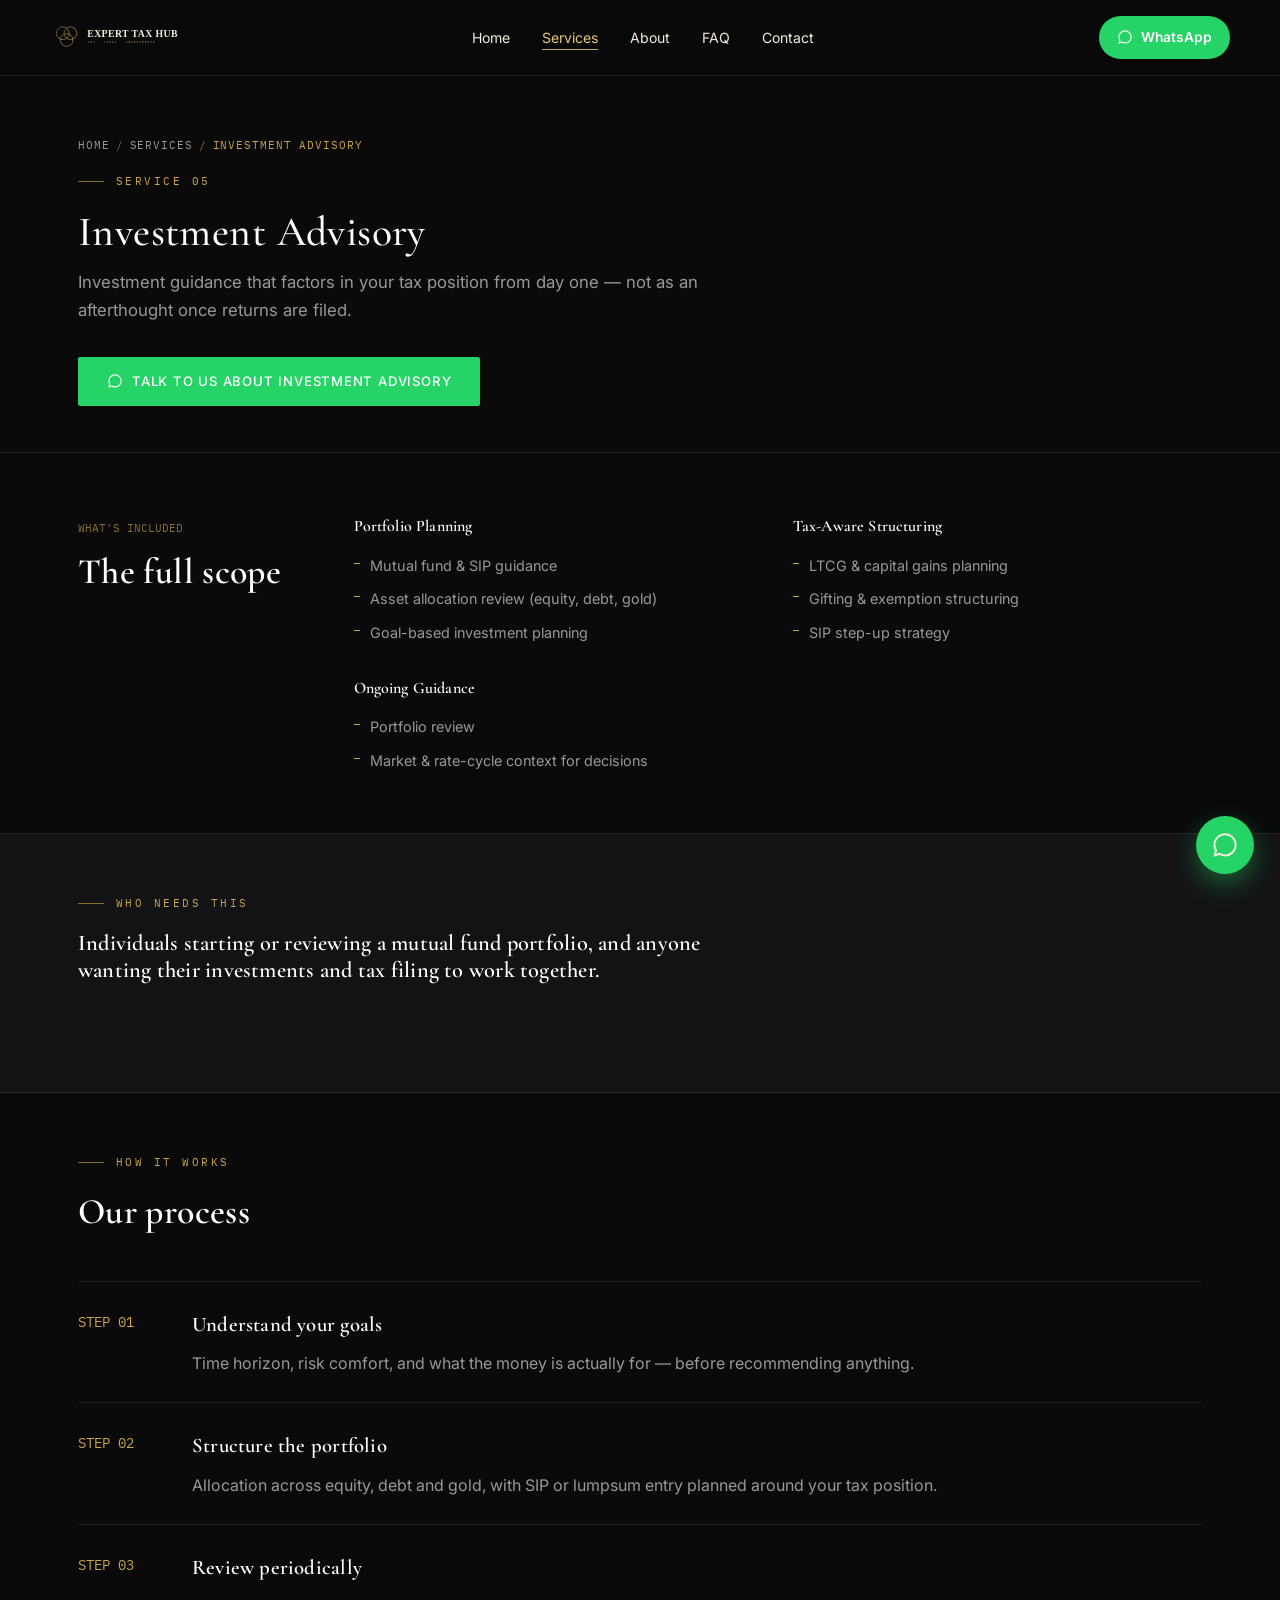
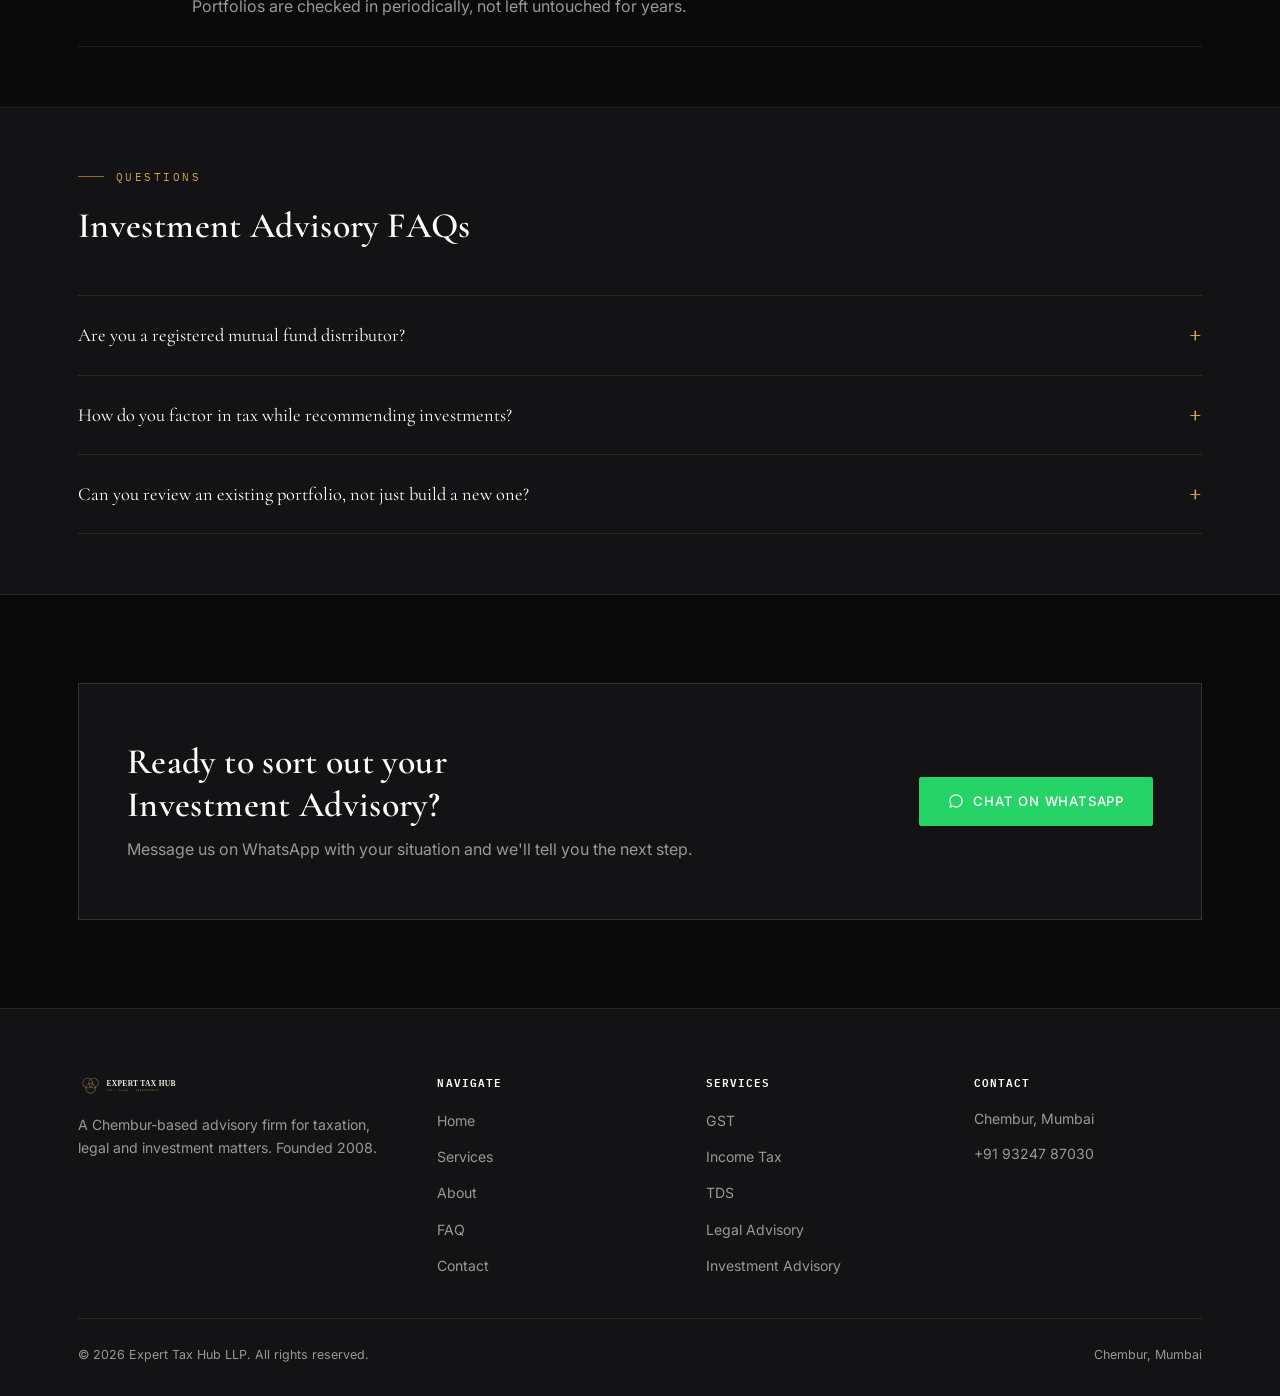
<file: services/investments.html>
<!DOCTYPE html>
<html lang="en">
<head>
<meta charset="UTF-8">
<meta name="viewport" content="width=device-width, initial-scale=1.0">
<title>Investment Advisory — Expert Tax Hub Services</title>
<meta name="description" content="Investment guidance that factors in your tax position from day one — not as an afterthought once returns are filed.">
<link rel="icon" type="image/svg+xml" href="../assets/img/favicon.svg">
<link rel="preconnect" href="https://fonts.googleapis.com">
<link rel="preconnect" href="https://fonts.gstatic.com" crossorigin>
<link href="https://fonts.googleapis.com/css2?family=Cormorant+Garamond:wght@500;600&family=Inter:wght@400;500;600;700&family=IBM+Plex+Mono:wght@400;500&display=swap" rel="stylesheet">
<link rel="stylesheet" href="../assets/style.css">

</head>
<body>
<header class="site-header">
  <div class="container nav">
    <a href="../index.html" class="brand">
      <img src="../assets/img/logo.svg" alt="Expert Tax Hub">
    </a>
    <nav class="nav-links">
      <a href="../index.html">Home</a>
      <div class="has-dropdown">
        <a href="../services.html" class="active">Services</a>
        <div class="dropdown">
          <a href="../services/gst.html">GST</a>
          <a href="../services/income-tax.html">Income Tax</a>
          <a href="../services/tds.html">TDS</a>
          <a href="../services/legal.html">Legal Advisory</a>
          <a href="../services/investments.html">Investment Advisory</a>
        </div>
      </div>
      <a href="../about.html">About</a>
      <a href="../faq.html">FAQ</a>
      <a href="../contact.html">Contact</a>
    </nav>
    <a class="nav-cta" data-wa="Hi Expert Tax Hub, I'd like to know more about your services." href="#">
      <svg viewBox="0 0 24 24" fill="currentColor"><path d="M12.04 2C6.58 2 2.13 6.45 2.13 11.91c0 1.75.46 3.46 1.32 4.96L2 22l5.25-1.38a9.9 9.9 0 0 0 4.79 1.22h.01c5.46 0 9.91-4.45 9.91-9.91 0-2.65-1.03-5.14-2.9-7.01A9.82 9.82 0 0 0 12.04 2zm0 18.06h-.01a8.2 8.2 0 0 1-4.19-1.15l-.3-.18-3.12.82.83-3.04-.2-.31a8.22 8.22 0 0 1-1.26-4.38c0-4.55 3.7-8.25 8.26-8.25 2.2 0 4.28.86 5.84 2.42a8.2 8.2 0 0 1 2.41 5.84c0 4.55-3.71 8.25-8.26 8.25z"/></svg>
      WhatsApp
    </a>
    <button class="nav-toggle" aria-label="Toggle menu">
      <svg width="24" height="24" viewBox="0 0 24 24" fill="none" stroke="#F3ECDD" stroke-width="2"><line x1="3" y1="6" x2="21" y2="6"/><line x1="3" y1="12" x2="21" y2="12"/><line x1="3" y1="18" x2="21" y2="18"/></svg>
    </button>
  </div>
</header>
<section class="page-hero">
  <div class="container">
    <div class="breadcrumb"><a href="../index.html">Home</a><span class="sep">/</span><a href="../services.html">Services</a><span class="sep">/</span><span class="current">Investment Advisory</span></div>
    <div class="eyebrow">Service 05</div>
    <h1>Investment Advisory</h1>
    <p class="lede" style="margin-top:14px;">Investment guidance that factors in your tax position from day one — not as an afterthought once returns are filed.</p>
    <div class="btn-row">
      <a href="#" class="btn btn-whatsapp" data-wa="Hi Expert Tax Hub, I'd like help with Investment Advisory."><svg viewBox="0 0 24 24" fill="currentColor"><path d="M12.04 2C6.58 2 2.13 6.45 2.13 11.91c0 1.75.46 3.46 1.32 4.96L2 22l5.25-1.38a9.9 9.9 0 0 0 4.79 1.22h.01c5.46 0 9.91-4.45 9.91-9.91 0-2.65-1.03-5.14-2.9-7.01A9.82 9.82 0 0 0 12.04 2zm0 18.06h-.01a8.2 8.2 0 0 1-4.19-1.15l-.3-.18-3.12.82.83-3.04-.2-.31a8.22 8.22 0 0 1-1.26-4.38c0-4.55 3.7-8.25 8.26-8.25 2.2 0 4.28.86 5.84 2.42a8.2 8.2 0 0 1 2.41 5.84c0 4.55-3.71 8.25-8.26 8.25z"/></svg>Talk to us about Investment Advisory</a>
    </div>
  </div>
</section>

<section class="detail-block">
  <div class="container detail-grid">
    <div class="detail-head">
      <span class="tile-num" style="font-family:var(--font-mono); font-size:0.7rem; color:var(--gold-dim);">WHAT'S INCLUDED</span>
      <h2 style="margin-top:10px;">The full scope</h2>
    </div>
    <div class="detail-cols">
      <div class="detail-col">
        <h4>Portfolio Planning</h4>
        <ul><li>Mutual fund & SIP guidance</li><li>Asset allocation review (equity, debt, gold)</li><li>Goal-based investment planning</li></ul>
      </div>
      <div class="detail-col">
        <h4>Tax-Aware Structuring</h4>
        <ul><li>LTCG & capital gains planning</li><li>Gifting & exemption structuring</li><li>SIP step-up strategy</li></ul>
      </div>
      <div class="detail-col">
        <h4>Ongoing Guidance</h4>
        <ul><li>Portfolio review</li><li>Market & rate-cycle context for decisions</li></ul>
      </div>
    </div>
  </div>
</section>

<section class="detail-block" style="background:var(--black-2);">
  <div class="container">
    <div class="section-head">
      <div class="eyebrow">Who Needs This</div>
      <h2 style="font-size:1.4rem;">Individuals starting or reviewing a mutual fund portfolio, and anyone wanting their investments and tax filing to work together.</h2>
    </div>
  </div>
</section>

<section class="detail-block">
  <div class="container">
    <div class="section-head">
      <div class="eyebrow">How It Works</div>
      <h2>Our process</h2>
    </div>
    <div class="steps">
      <div class="step-item">
        <div class="step-num">STEP 01</div>
        <div><h3>Understand your goals</h3><p style="margin-top:8px;">Time horizon, risk comfort, and what the money is actually for — before recommending anything.</p></div>
      </div>
      <div class="step-item">
        <div class="step-num">STEP 02</div>
        <div><h3>Structure the portfolio</h3><p style="margin-top:8px;">Allocation across equity, debt and gold, with SIP or lumpsum entry planned around your tax position.</p></div>
      </div>
      <div class="step-item">
        <div class="step-num">STEP 03</div>
        <div><h3>Review periodically</h3><p style="margin-top:8px;">Portfolios are checked in periodically, not left untouched for years.</p></div>
      </div>
    </div>
  </div>
</section>

<section class="detail-block" style="background:var(--black-2);">
  <div class="container">
    <div class="section-head">
      <div class="eyebrow">Questions</div>
      <h2>Investment Advisory FAQs</h2>
    </div>
    <div class="faq-list">
      <details class="faq-item">
        <summary>Are you a registered mutual fund distributor?</summary>
        <div class="faq-answer"><p>Yes — Kapila Finserv, ARN-331440, is an AMFI-registered Mutual Fund Distributor.</p></div>
      </details>
      <details class="faq-item">
        <summary>How do you factor in tax while recommending investments?</summary>
        <div class="faq-answer"><p>LTCG thresholds, holding periods, and gifting/clubbing provisions are considered alongside the investment itself, not separately.</p></div>
      </details>
      <details class="faq-item">
        <summary>Can you review an existing portfolio, not just build a new one?</summary>
        <div class="faq-answer"><p>Yes, portfolio review and reallocation guidance is part of our regular advisory work.</p></div>
      </details>
    </div>
  </div>
</section>

<section id="cta">
  <div class="container">
    <div class="cta-banner">
      <div>
        <h2>Ready to sort out your Investment Advisory?</h2>
        <p>Message us on WhatsApp with your situation and we'll tell you the next step.</p>
      </div>
      <a href="#" class="btn btn-whatsapp" data-wa="Hi Expert Tax Hub, I'd like help with Investment Advisory."><svg viewBox="0 0 24 24" fill="currentColor"><path d="M12.04 2C6.58 2 2.13 6.45 2.13 11.91c0 1.75.46 3.46 1.32 4.96L2 22l5.25-1.38a9.9 9.9 0 0 0 4.79 1.22h.01c5.46 0 9.91-4.45 9.91-9.91 0-2.65-1.03-5.14-2.9-7.01A9.82 9.82 0 0 0 12.04 2zm0 18.06h-.01a8.2 8.2 0 0 1-4.19-1.15l-.3-.18-3.12.82.83-3.04-.2-.31a8.22 8.22 0 0 1-1.26-4.38c0-4.55 3.7-8.25 8.26-8.25 2.2 0 4.28.86 5.84 2.42a8.2 8.2 0 0 1 2.41 5.84c0 4.55-3.71 8.25-8.26 8.25z"/></svg>Chat on WhatsApp</a>
    </div>
  </div>
</section>
<footer class="site-footer">
  <div class="container">
    <div class="footer-grid">
      <div class="footer-col">
        <div class="footer-brand">
          <img src="../assets/img/logo.svg" alt="Expert Tax Hub" style="height:26px;">
        </div>
        <p>A Chembur-based advisory firm for taxation, legal and investment matters. Founded 2008.</p>
      </div>
      <div class="footer-col">
        <h4>Navigate</h4>
        <ul>
          <li><a href="../index.html">Home</a></li>
          <li><a href="../services.html">Services</a></li>
          <li><a href="../about.html">About</a></li>
          <li><a href="../faq.html">FAQ</a></li>
          <li><a href="../contact.html">Contact</a></li>
        </ul>
      </div>
      <div class="footer-col">
        <h4>Services</h4>
        <ul>
          <li><a href="../services/gst.html">GST</a></li>
          <li><a href="../services/income-tax.html">Income Tax</a></li>
          <li><a href="../services/tds.html">TDS</a></li>
          <li><a href="../services/legal.html">Legal Advisory</a></li>
          <li><a href="../services/investments.html">Investment Advisory</a></li>
        </ul>
      </div>
      <div class="footer-col">
        <h4>Contact</h4>
        <ul>
          <li><p>Chembur, Mumbai</p></li>
          <li><a href="#" data-wa="Hi Expert Tax Hub, I'd like to get in touch.">+91 93247 87030</a></li>
        </ul>
      </div>
    </div>
    <div class="footer-bottom">
      <span>&copy; 2026 Expert Tax Hub LLP. All rights reserved.</span>
      <span>Chembur, Mumbai</span>
    </div>
  </div>
</footer>

<a href="#" class="wa-float" data-wa="Hi Expert Tax Hub, I'd like to know more about your services." aria-label="Chat on WhatsApp">
  <svg viewBox="0 0 24 24" fill="currentColor"><path d="M12.04 2C6.58 2 2.13 6.45 2.13 11.91c0 1.75.46 3.46 1.32 4.96L2 22l5.25-1.38a9.9 9.9 0 0 0 4.79 1.22h.01c5.46 0 9.91-4.45 9.91-9.91 0-2.65-1.03-5.14-2.9-7.01A9.82 9.82 0 0 0 12.04 2zm0 18.06h-.01a8.2 8.2 0 0 1-4.19-1.15l-.3-.18-3.12.82.83-3.04-.2-.31a8.22 8.22 0 0 1-1.26-4.38c0-4.55 3.7-8.25 8.26-8.25 2.2 0 4.28.86 5.84 2.42a8.2 8.2 0 0 1 2.41 5.84c0 4.55-3.71 8.25-8.26 8.25z"/></svg>
</a>

<script src="../assets/script.js"></script>
</body>
</html>
</file>
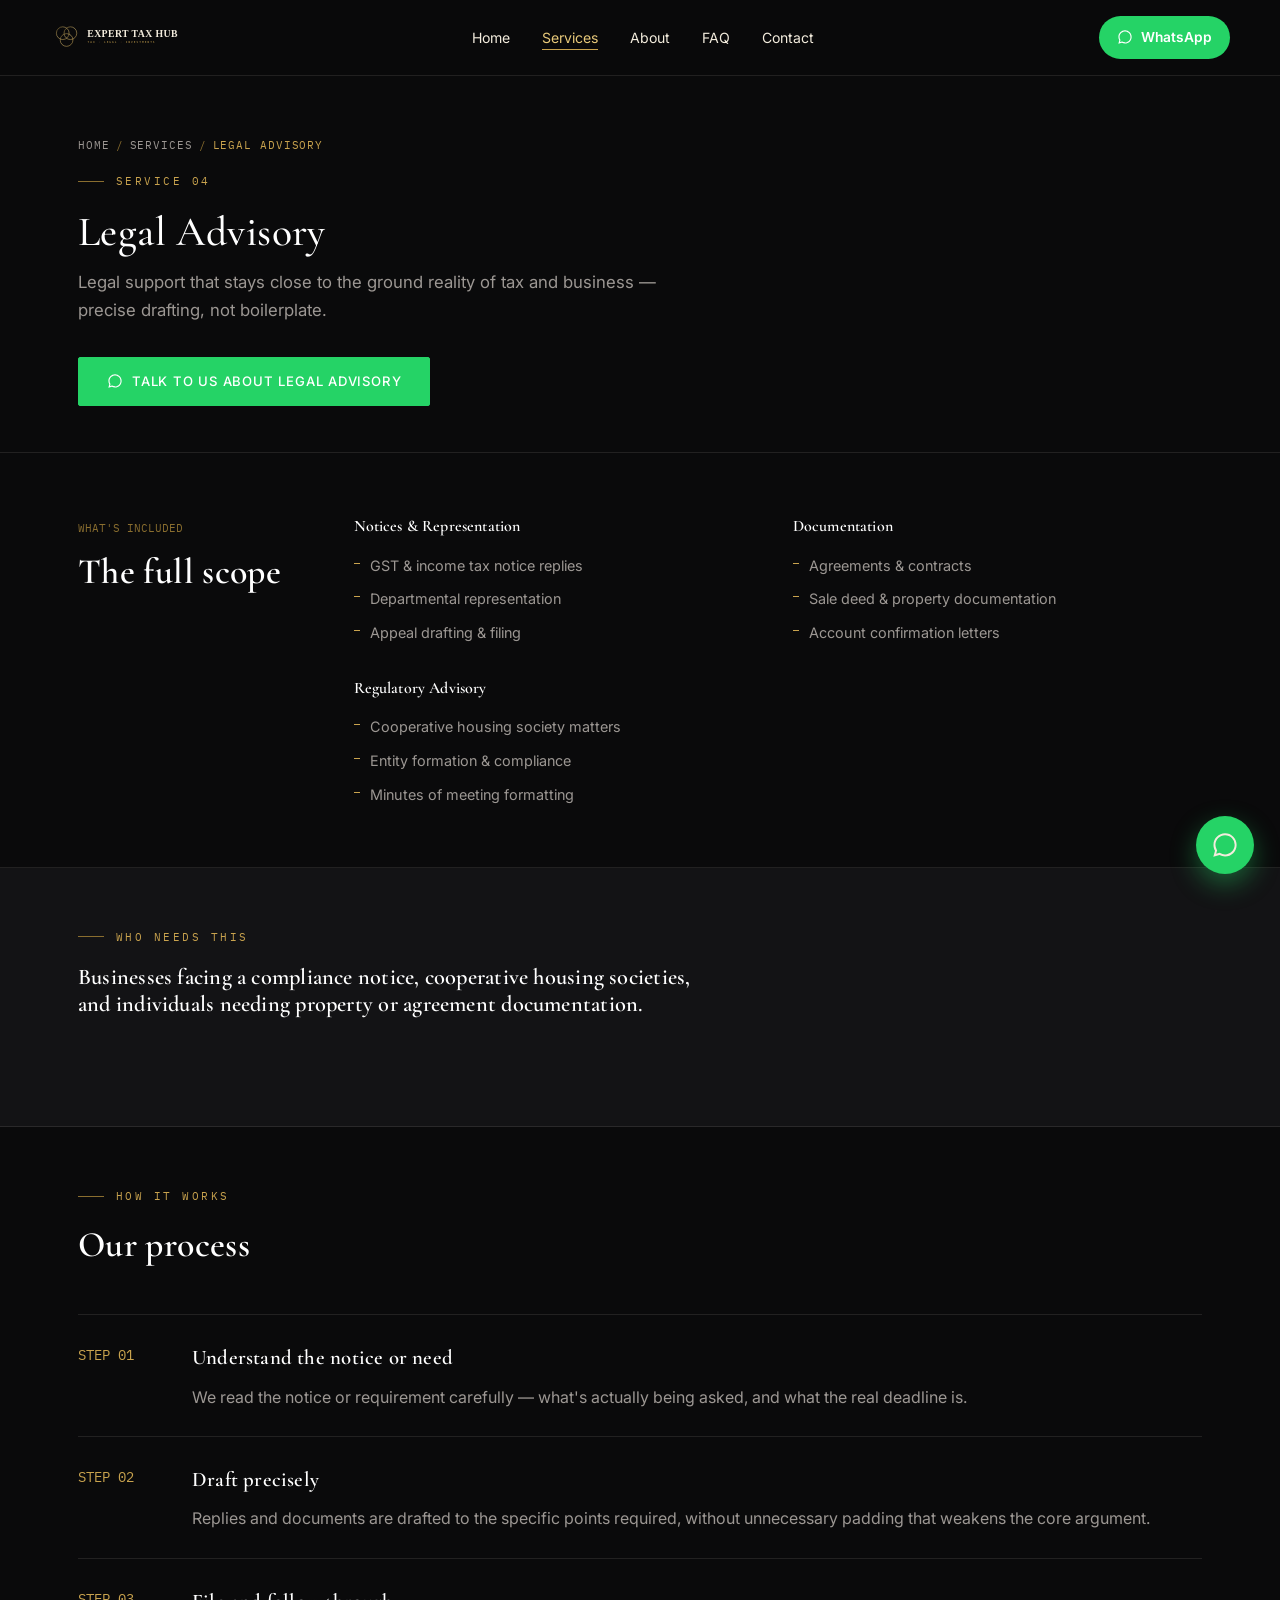
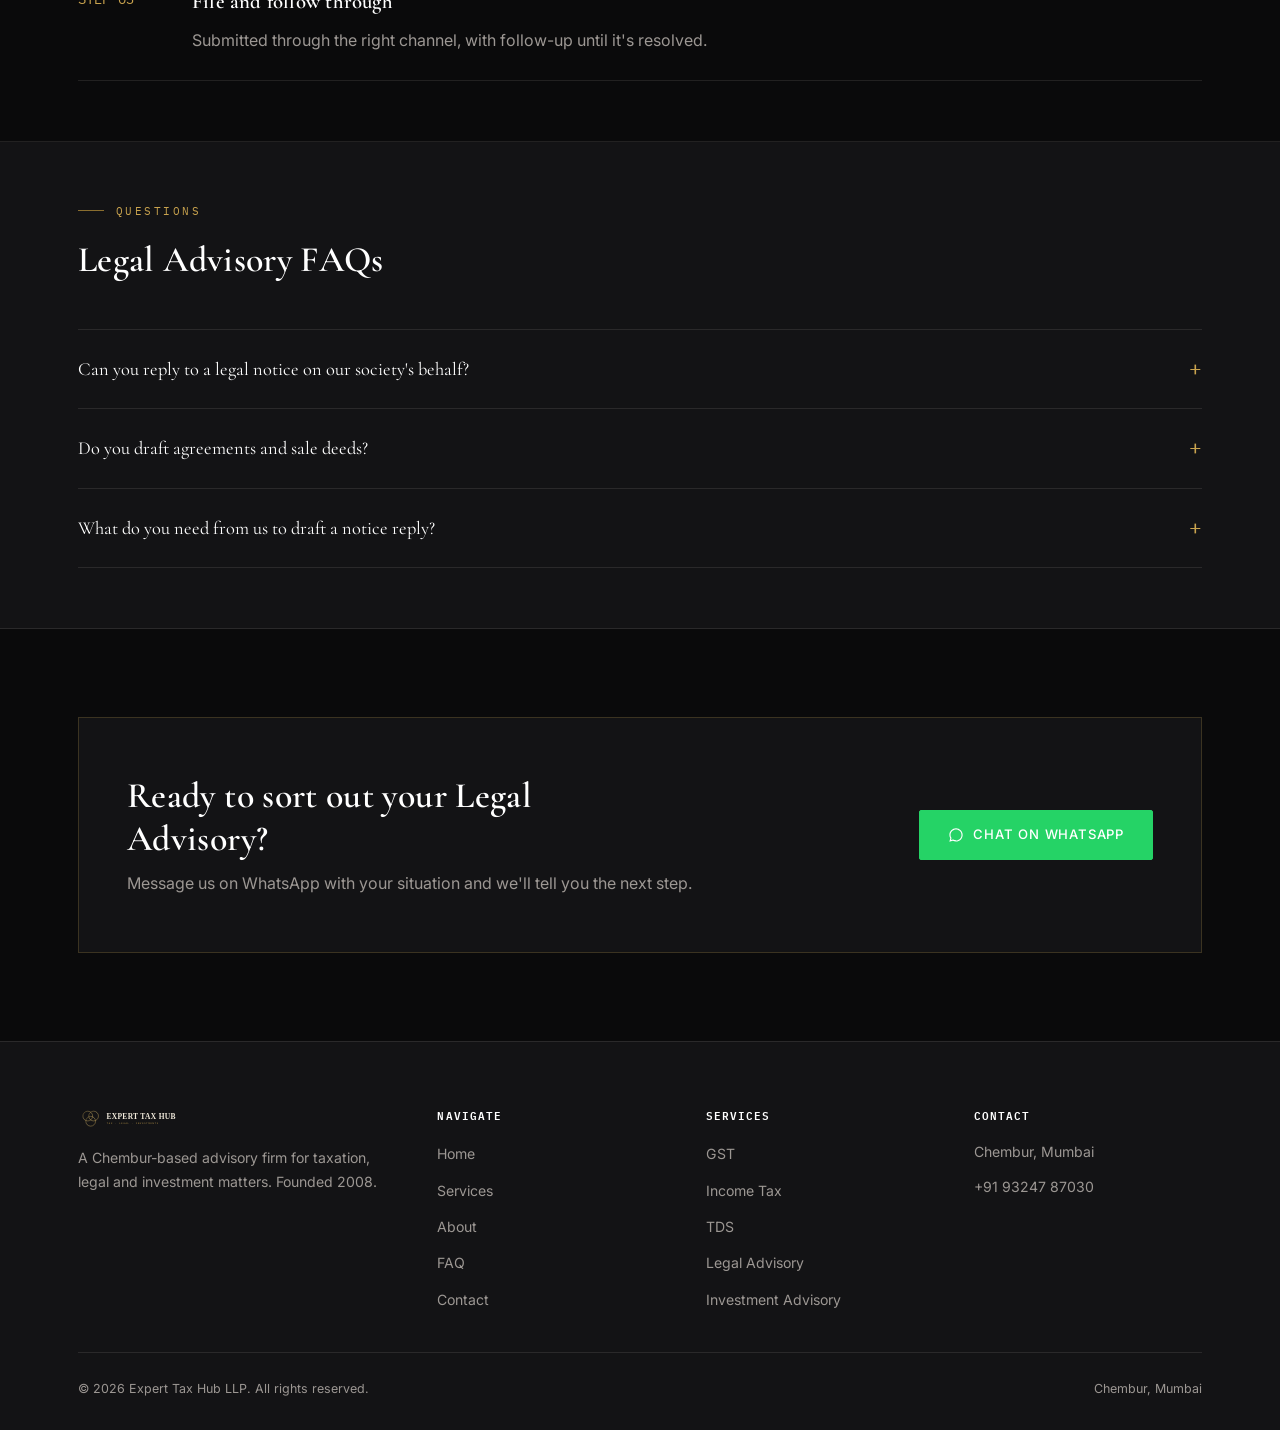
<file: services/legal.html>
<!DOCTYPE html>
<html lang="en">
<head>
<meta charset="UTF-8">
<meta name="viewport" content="width=device-width, initial-scale=1.0">
<title>Legal Advisory — Expert Tax Hub Services</title>
<meta name="description" content="Legal support that stays close to the ground reality of tax and business — precise drafting, not boilerplate.">
<link rel="icon" type="image/svg+xml" href="../assets/img/favicon.svg">
<link rel="preconnect" href="https://fonts.googleapis.com">
<link rel="preconnect" href="https://fonts.gstatic.com" crossorigin>
<link href="https://fonts.googleapis.com/css2?family=Cormorant+Garamond:wght@500;600&family=Inter:wght@400;500;600;700&family=IBM+Plex+Mono:wght@400;500&display=swap" rel="stylesheet">
<link rel="stylesheet" href="../assets/style.css">

</head>
<body>
<header class="site-header">
  <div class="container nav">
    <a href="../index.html" class="brand">
      <img src="../assets/img/logo.svg" alt="Expert Tax Hub">
    </a>
    <nav class="nav-links">
      <a href="../index.html">Home</a>
      <div class="has-dropdown">
        <a href="../services.html" class="active">Services</a>
        <div class="dropdown">
          <a href="../services/gst.html">GST</a>
          <a href="../services/income-tax.html">Income Tax</a>
          <a href="../services/tds.html">TDS</a>
          <a href="../services/legal.html">Legal Advisory</a>
          <a href="../services/investments.html">Investment Advisory</a>
        </div>
      </div>
      <a href="../about.html">About</a>
      <a href="../faq.html">FAQ</a>
      <a href="../contact.html">Contact</a>
    </nav>
    <a class="nav-cta" data-wa="Hi Expert Tax Hub, I'd like to know more about your services." href="#">
      <svg viewBox="0 0 24 24" fill="currentColor"><path d="M12.04 2C6.58 2 2.13 6.45 2.13 11.91c0 1.75.46 3.46 1.32 4.96L2 22l5.25-1.38a9.9 9.9 0 0 0 4.79 1.22h.01c5.46 0 9.91-4.45 9.91-9.91 0-2.65-1.03-5.14-2.9-7.01A9.82 9.82 0 0 0 12.04 2zm0 18.06h-.01a8.2 8.2 0 0 1-4.19-1.15l-.3-.18-3.12.82.83-3.04-.2-.31a8.22 8.22 0 0 1-1.26-4.38c0-4.55 3.7-8.25 8.26-8.25 2.2 0 4.28.86 5.84 2.42a8.2 8.2 0 0 1 2.41 5.84c0 4.55-3.71 8.25-8.26 8.25z"/></svg>
      WhatsApp
    </a>
    <button class="nav-toggle" aria-label="Toggle menu">
      <svg width="24" height="24" viewBox="0 0 24 24" fill="none" stroke="#F3ECDD" stroke-width="2"><line x1="3" y1="6" x2="21" y2="6"/><line x1="3" y1="12" x2="21" y2="12"/><line x1="3" y1="18" x2="21" y2="18"/></svg>
    </button>
  </div>
</header>
<section class="page-hero">
  <div class="container">
    <div class="breadcrumb"><a href="../index.html">Home</a><span class="sep">/</span><a href="../services.html">Services</a><span class="sep">/</span><span class="current">Legal Advisory</span></div>
    <div class="eyebrow">Service 04</div>
    <h1>Legal Advisory</h1>
    <p class="lede" style="margin-top:14px;">Legal support that stays close to the ground reality of tax and business — precise drafting, not boilerplate.</p>
    <div class="btn-row">
      <a href="#" class="btn btn-whatsapp" data-wa="Hi Expert Tax Hub, I'd like help with Legal Advisory."><svg viewBox="0 0 24 24" fill="currentColor"><path d="M12.04 2C6.58 2 2.13 6.45 2.13 11.91c0 1.75.46 3.46 1.32 4.96L2 22l5.25-1.38a9.9 9.9 0 0 0 4.79 1.22h.01c5.46 0 9.91-4.45 9.91-9.91 0-2.65-1.03-5.14-2.9-7.01A9.82 9.82 0 0 0 12.04 2zm0 18.06h-.01a8.2 8.2 0 0 1-4.19-1.15l-.3-.18-3.12.82.83-3.04-.2-.31a8.22 8.22 0 0 1-1.26-4.38c0-4.55 3.7-8.25 8.26-8.25 2.2 0 4.28.86 5.84 2.42a8.2 8.2 0 0 1 2.41 5.84c0 4.55-3.71 8.25-8.26 8.25z"/></svg>Talk to us about Legal Advisory</a>
    </div>
  </div>
</section>

<section class="detail-block">
  <div class="container detail-grid">
    <div class="detail-head">
      <span class="tile-num" style="font-family:var(--font-mono); font-size:0.7rem; color:var(--gold-dim);">WHAT'S INCLUDED</span>
      <h2 style="margin-top:10px;">The full scope</h2>
    </div>
    <div class="detail-cols">
      <div class="detail-col">
        <h4>Notices & Representation</h4>
        <ul><li>GST & income tax notice replies</li><li>Departmental representation</li><li>Appeal drafting & filing</li></ul>
      </div>
      <div class="detail-col">
        <h4>Documentation</h4>
        <ul><li>Agreements & contracts</li><li>Sale deed & property documentation</li><li>Account confirmation letters</li></ul>
      </div>
      <div class="detail-col">
        <h4>Regulatory Advisory</h4>
        <ul><li>Cooperative housing society matters</li><li>Entity formation & compliance</li><li>Minutes of meeting formatting</li></ul>
      </div>
    </div>
  </div>
</section>

<section class="detail-block" style="background:var(--black-2);">
  <div class="container">
    <div class="section-head">
      <div class="eyebrow">Who Needs This</div>
      <h2 style="font-size:1.4rem;">Businesses facing a compliance notice, cooperative housing societies, and individuals needing property or agreement documentation.</h2>
    </div>
  </div>
</section>

<section class="detail-block">
  <div class="container">
    <div class="section-head">
      <div class="eyebrow">How It Works</div>
      <h2>Our process</h2>
    </div>
    <div class="steps">
      <div class="step-item">
        <div class="step-num">STEP 01</div>
        <div><h3>Understand the notice or need</h3><p style="margin-top:8px;">We read the notice or requirement carefully — what's actually being asked, and what the real deadline is.</p></div>
      </div>
      <div class="step-item">
        <div class="step-num">STEP 02</div>
        <div><h3>Draft precisely</h3><p style="margin-top:8px;">Replies and documents are drafted to the specific points required, without unnecessary padding that weakens the core argument.</p></div>
      </div>
      <div class="step-item">
        <div class="step-num">STEP 03</div>
        <div><h3>File and follow through</h3><p style="margin-top:8px;">Submitted through the right channel, with follow-up until it's resolved.</p></div>
      </div>
    </div>
  </div>
</section>

<section class="detail-block" style="background:var(--black-2);">
  <div class="container">
    <div class="section-head">
      <div class="eyebrow">Questions</div>
      <h2>Legal Advisory FAQs</h2>
    </div>
    <div class="faq-list">
      <details class="faq-item">
        <summary>Can you reply to a legal notice on our society's behalf?</summary>
        <div class="faq-answer"><p>Yes — we've drafted replies for cooperative housing societies, including GST scrutiny matters and ITC reversal defences.</p></div>
      </details>
      <details class="faq-item">
        <summary>Do you draft agreements and sale deeds?</summary>
        <div class="faq-answer"><p>Yes, including converting existing legal documents like sale deeds and confirmation letters into properly formatted documents.</p></div>
      </details>
      <details class="faq-item">
        <summary>What do you need from us to draft a notice reply?</summary>
        <div class="faq-answer"><p>The exact notice, and the specific points you want covered. If you give us exact points, we draft to those — we don't add extra grounds beyond what's specified.</p></div>
      </details>
    </div>
  </div>
</section>

<section id="cta">
  <div class="container">
    <div class="cta-banner">
      <div>
        <h2>Ready to sort out your Legal Advisory?</h2>
        <p>Message us on WhatsApp with your situation and we'll tell you the next step.</p>
      </div>
      <a href="#" class="btn btn-whatsapp" data-wa="Hi Expert Tax Hub, I'd like help with Legal Advisory."><svg viewBox="0 0 24 24" fill="currentColor"><path d="M12.04 2C6.58 2 2.13 6.45 2.13 11.91c0 1.75.46 3.46 1.32 4.96L2 22l5.25-1.38a9.9 9.9 0 0 0 4.79 1.22h.01c5.46 0 9.91-4.45 9.91-9.91 0-2.65-1.03-5.14-2.9-7.01A9.82 9.82 0 0 0 12.04 2zm0 18.06h-.01a8.2 8.2 0 0 1-4.19-1.15l-.3-.18-3.12.82.83-3.04-.2-.31a8.22 8.22 0 0 1-1.26-4.38c0-4.55 3.7-8.25 8.26-8.25 2.2 0 4.28.86 5.84 2.42a8.2 8.2 0 0 1 2.41 5.84c0 4.55-3.71 8.25-8.26 8.25z"/></svg>Chat on WhatsApp</a>
    </div>
  </div>
</section>
<footer class="site-footer">
  <div class="container">
    <div class="footer-grid">
      <div class="footer-col">
        <div class="footer-brand">
          <img src="../assets/img/logo.svg" alt="Expert Tax Hub" style="height:26px;">
        </div>
        <p>A Chembur-based advisory firm for taxation, legal and investment matters. Founded 2008.</p>
      </div>
      <div class="footer-col">
        <h4>Navigate</h4>
        <ul>
          <li><a href="../index.html">Home</a></li>
          <li><a href="../services.html">Services</a></li>
          <li><a href="../about.html">About</a></li>
          <li><a href="../faq.html">FAQ</a></li>
          <li><a href="../contact.html">Contact</a></li>
        </ul>
      </div>
      <div class="footer-col">
        <h4>Services</h4>
        <ul>
          <li><a href="../services/gst.html">GST</a></li>
          <li><a href="../services/income-tax.html">Income Tax</a></li>
          <li><a href="../services/tds.html">TDS</a></li>
          <li><a href="../services/legal.html">Legal Advisory</a></li>
          <li><a href="../services/investments.html">Investment Advisory</a></li>
        </ul>
      </div>
      <div class="footer-col">
        <h4>Contact</h4>
        <ul>
          <li><p>Chembur, Mumbai</p></li>
          <li><a href="#" data-wa="Hi Expert Tax Hub, I'd like to get in touch.">+91 93247 87030</a></li>
        </ul>
      </div>
    </div>
    <div class="footer-bottom">
      <span>&copy; 2026 Expert Tax Hub LLP. All rights reserved.</span>
      <span>Chembur, Mumbai</span>
    </div>
  </div>
</footer>

<a href="#" class="wa-float" data-wa="Hi Expert Tax Hub, I'd like to know more about your services." aria-label="Chat on WhatsApp">
  <svg viewBox="0 0 24 24" fill="currentColor"><path d="M12.04 2C6.58 2 2.13 6.45 2.13 11.91c0 1.75.46 3.46 1.32 4.96L2 22l5.25-1.38a9.9 9.9 0 0 0 4.79 1.22h.01c5.46 0 9.91-4.45 9.91-9.91 0-2.65-1.03-5.14-2.9-7.01A9.82 9.82 0 0 0 12.04 2zm0 18.06h-.01a8.2 8.2 0 0 1-4.19-1.15l-.3-.18-3.12.82.83-3.04-.2-.31a8.22 8.22 0 0 1-1.26-4.38c0-4.55 3.7-8.25 8.26-8.25 2.2 0 4.28.86 5.84 2.42a8.2 8.2 0 0 1 2.41 5.84c0 4.55-3.71 8.25-8.26 8.25z"/></svg>
</a>

<script src="../assets/script.js"></script>
</body>
</html>
</file>
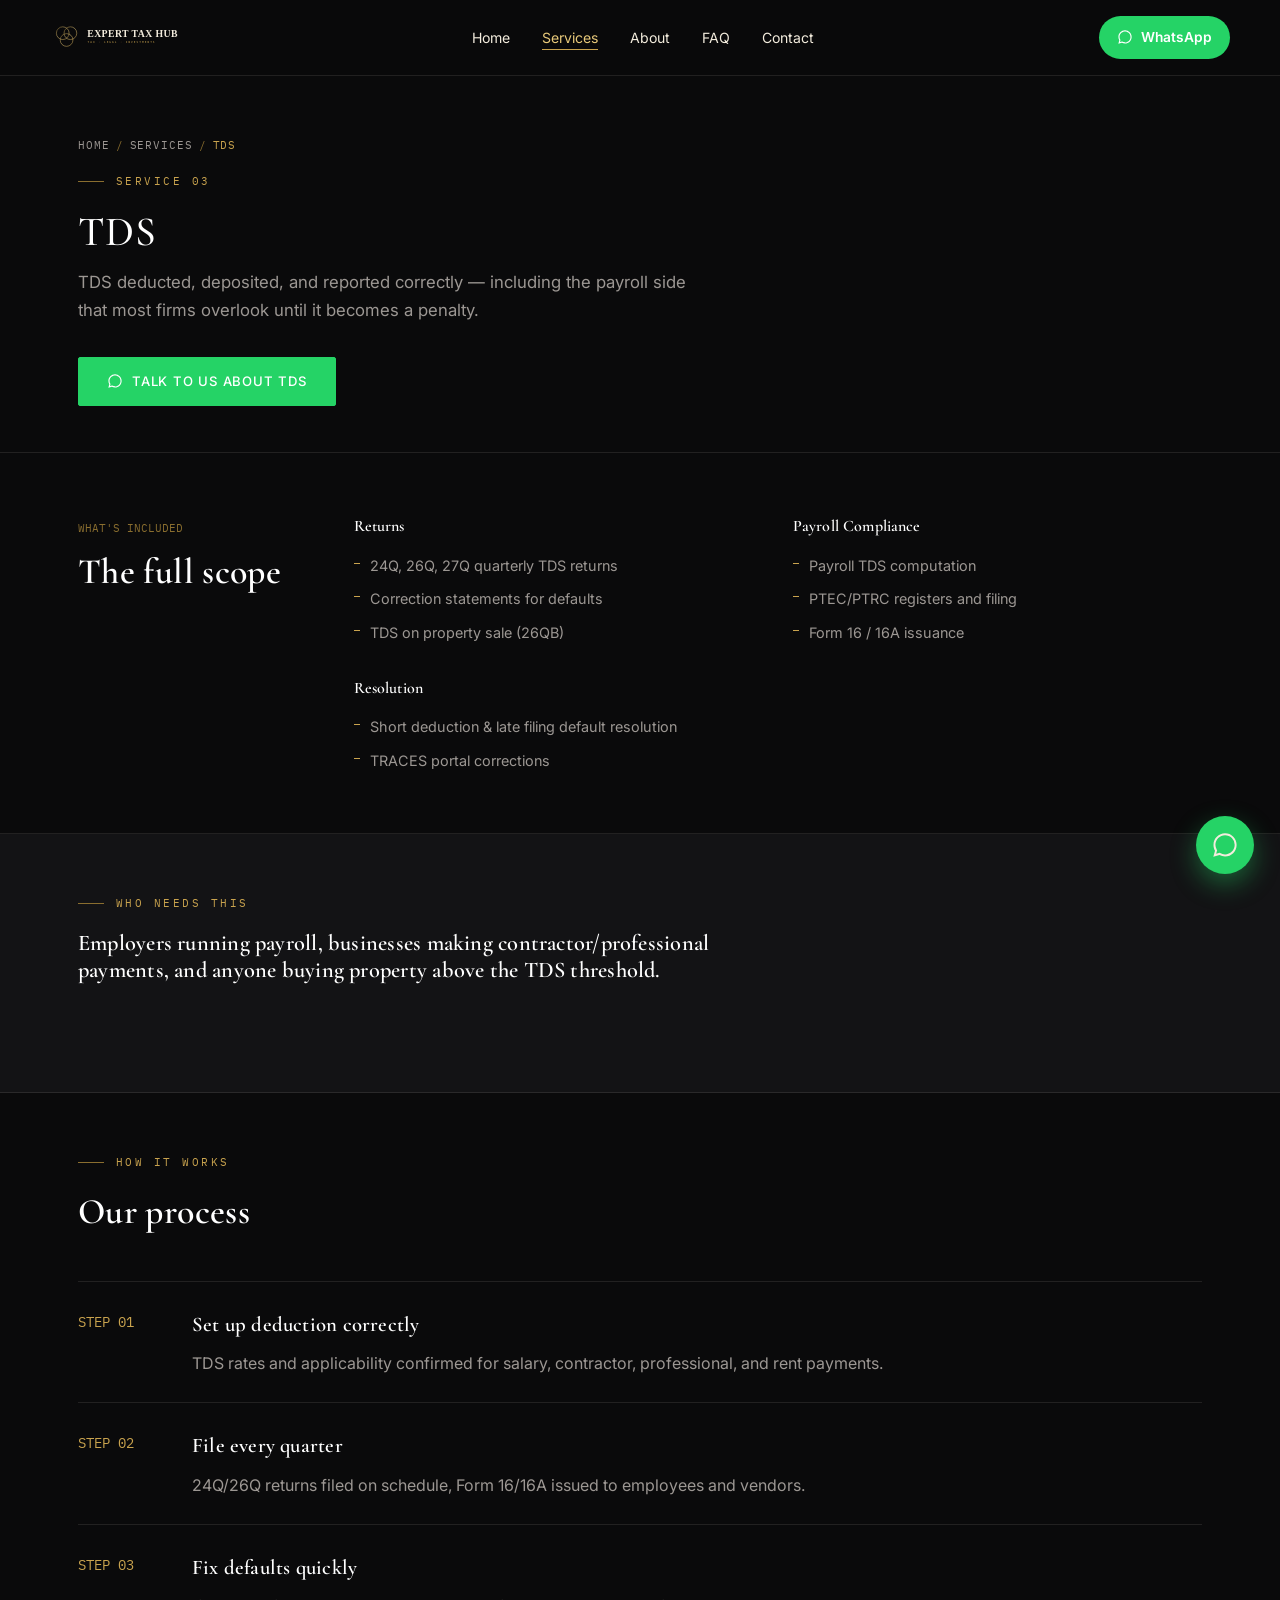
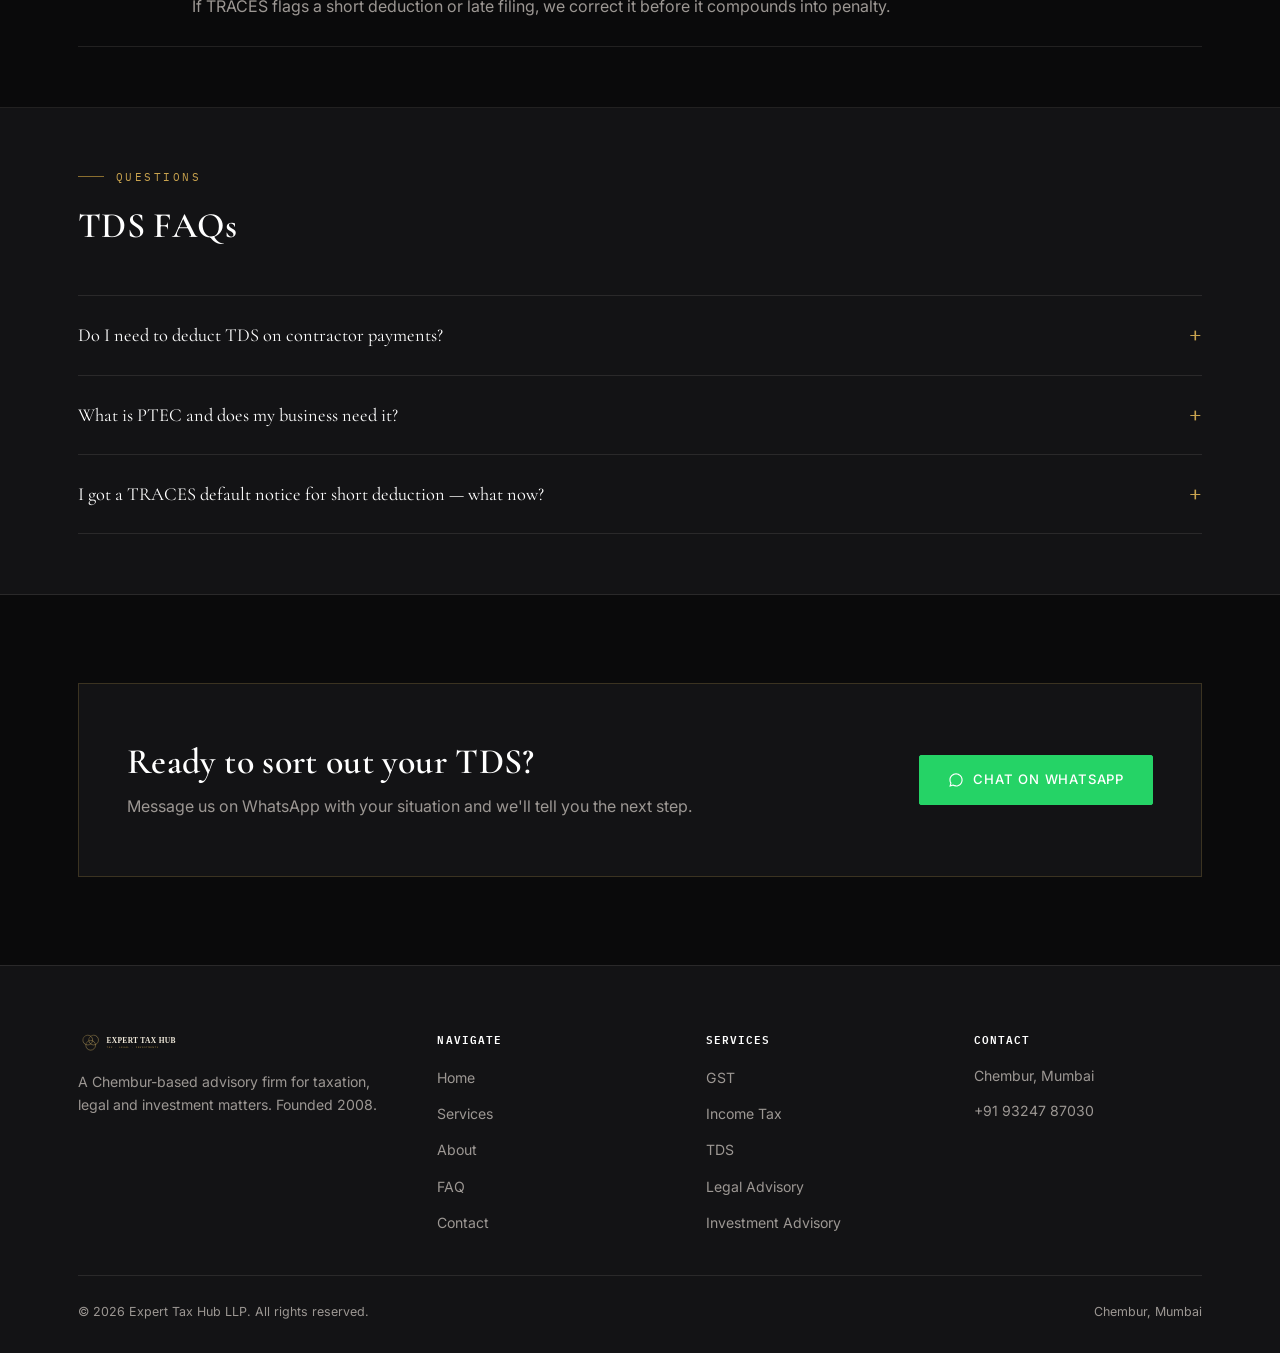
<file: services/tds.html>
<!DOCTYPE html>
<html lang="en">
<head>
<meta charset="UTF-8">
<meta name="viewport" content="width=device-width, initial-scale=1.0">
<title>TDS — Expert Tax Hub Services</title>
<meta name="description" content="TDS deducted, deposited, and reported correctly — including the payroll side that most firms overlook until it becomes a penalty.">
<link rel="icon" type="image/svg+xml" href="../assets/img/favicon.svg">
<link rel="preconnect" href="https://fonts.googleapis.com">
<link rel="preconnect" href="https://fonts.gstatic.com" crossorigin>
<link href="https://fonts.googleapis.com/css2?family=Cormorant+Garamond:wght@500;600&family=Inter:wght@400;500;600;700&family=IBM+Plex+Mono:wght@400;500&display=swap" rel="stylesheet">
<link rel="stylesheet" href="../assets/style.css">

</head>
<body>
<header class="site-header">
  <div class="container nav">
    <a href="../index.html" class="brand">
      <img src="../assets/img/logo.svg" alt="Expert Tax Hub">
    </a>
    <nav class="nav-links">
      <a href="../index.html">Home</a>
      <div class="has-dropdown">
        <a href="../services.html" class="active">Services</a>
        <div class="dropdown">
          <a href="../services/gst.html">GST</a>
          <a href="../services/income-tax.html">Income Tax</a>
          <a href="../services/tds.html">TDS</a>
          <a href="../services/legal.html">Legal Advisory</a>
          <a href="../services/investments.html">Investment Advisory</a>
        </div>
      </div>
      <a href="../about.html">About</a>
      <a href="../faq.html">FAQ</a>
      <a href="../contact.html">Contact</a>
    </nav>
    <a class="nav-cta" data-wa="Hi Expert Tax Hub, I'd like to know more about your services." href="#">
      <svg viewBox="0 0 24 24" fill="currentColor"><path d="M12.04 2C6.58 2 2.13 6.45 2.13 11.91c0 1.75.46 3.46 1.32 4.96L2 22l5.25-1.38a9.9 9.9 0 0 0 4.79 1.22h.01c5.46 0 9.91-4.45 9.91-9.91 0-2.65-1.03-5.14-2.9-7.01A9.82 9.82 0 0 0 12.04 2zm0 18.06h-.01a8.2 8.2 0 0 1-4.19-1.15l-.3-.18-3.12.82.83-3.04-.2-.31a8.22 8.22 0 0 1-1.26-4.38c0-4.55 3.7-8.25 8.26-8.25 2.2 0 4.28.86 5.84 2.42a8.2 8.2 0 0 1 2.41 5.84c0 4.55-3.71 8.25-8.26 8.25z"/></svg>
      WhatsApp
    </a>
    <button class="nav-toggle" aria-label="Toggle menu">
      <svg width="24" height="24" viewBox="0 0 24 24" fill="none" stroke="#F3ECDD" stroke-width="2"><line x1="3" y1="6" x2="21" y2="6"/><line x1="3" y1="12" x2="21" y2="12"/><line x1="3" y1="18" x2="21" y2="18"/></svg>
    </button>
  </div>
</header>
<section class="page-hero">
  <div class="container">
    <div class="breadcrumb"><a href="../index.html">Home</a><span class="sep">/</span><a href="../services.html">Services</a><span class="sep">/</span><span class="current">TDS</span></div>
    <div class="eyebrow">Service 03</div>
    <h1>TDS</h1>
    <p class="lede" style="margin-top:14px;">TDS deducted, deposited, and reported correctly — including the payroll side that most firms overlook until it becomes a penalty.</p>
    <div class="btn-row">
      <a href="#" class="btn btn-whatsapp" data-wa="Hi Expert Tax Hub, I'd like help with TDS."><svg viewBox="0 0 24 24" fill="currentColor"><path d="M12.04 2C6.58 2 2.13 6.45 2.13 11.91c0 1.75.46 3.46 1.32 4.96L2 22l5.25-1.38a9.9 9.9 0 0 0 4.79 1.22h.01c5.46 0 9.91-4.45 9.91-9.91 0-2.65-1.03-5.14-2.9-7.01A9.82 9.82 0 0 0 12.04 2zm0 18.06h-.01a8.2 8.2 0 0 1-4.19-1.15l-.3-.18-3.12.82.83-3.04-.2-.31a8.22 8.22 0 0 1-1.26-4.38c0-4.55 3.7-8.25 8.26-8.25 2.2 0 4.28.86 5.84 2.42a8.2 8.2 0 0 1 2.41 5.84c0 4.55-3.71 8.25-8.26 8.25z"/></svg>Talk to us about TDS</a>
    </div>
  </div>
</section>

<section class="detail-block">
  <div class="container detail-grid">
    <div class="detail-head">
      <span class="tile-num" style="font-family:var(--font-mono); font-size:0.7rem; color:var(--gold-dim);">WHAT'S INCLUDED</span>
      <h2 style="margin-top:10px;">The full scope</h2>
    </div>
    <div class="detail-cols">
      <div class="detail-col">
        <h4>Returns</h4>
        <ul><li>24Q, 26Q, 27Q quarterly TDS returns</li><li>Correction statements for defaults</li><li>TDS on property sale (26QB)</li></ul>
      </div>
      <div class="detail-col">
        <h4>Payroll Compliance</h4>
        <ul><li>Payroll TDS computation</li><li>PTEC/PTRC registers and filing</li><li>Form 16 / 16A issuance</li></ul>
      </div>
      <div class="detail-col">
        <h4>Resolution</h4>
        <ul><li>Short deduction & late filing default resolution</li><li>TRACES portal corrections</li></ul>
      </div>
    </div>
  </div>
</section>

<section class="detail-block" style="background:var(--black-2);">
  <div class="container">
    <div class="section-head">
      <div class="eyebrow">Who Needs This</div>
      <h2 style="font-size:1.4rem;">Employers running payroll, businesses making contractor/professional payments, and anyone buying property above the TDS threshold.</h2>
    </div>
  </div>
</section>

<section class="detail-block">
  <div class="container">
    <div class="section-head">
      <div class="eyebrow">How It Works</div>
      <h2>Our process</h2>
    </div>
    <div class="steps">
      <div class="step-item">
        <div class="step-num">STEP 01</div>
        <div><h3>Set up deduction correctly</h3><p style="margin-top:8px;">TDS rates and applicability confirmed for salary, contractor, professional, and rent payments.</p></div>
      </div>
      <div class="step-item">
        <div class="step-num">STEP 02</div>
        <div><h3>File every quarter</h3><p style="margin-top:8px;">24Q/26Q returns filed on schedule, Form 16/16A issued to employees and vendors.</p></div>
      </div>
      <div class="step-item">
        <div class="step-num">STEP 03</div>
        <div><h3>Fix defaults quickly</h3><p style="margin-top:8px;">If TRACES flags a short deduction or late filing, we correct it before it compounds into penalty.</p></div>
      </div>
    </div>
  </div>
</section>

<section class="detail-block" style="background:var(--black-2);">
  <div class="container">
    <div class="section-head">
      <div class="eyebrow">Questions</div>
      <h2>TDS FAQs</h2>
    </div>
    <div class="faq-list">
      <details class="faq-item">
        <summary>Do I need to deduct TDS on contractor payments?</summary>
        <div class="faq-answer"><p>Generally yes, above specified thresholds under Section 194C/194J depending on the nature of payment. We can confirm the exact rate for your case.</p></div>
      </details>
      <details class="faq-item">
        <summary>What is PTEC and does my business need it?</summary>
        <div class="faq-answer"><p>Professional Tax Enrollment Certificate — required for business owners and professionals in Maharashtra. We've handled PTEC registers across multiple financial years for clients.</p></div>
      </details>
      <details class="faq-item">
        <summary>I got a TRACES default notice for short deduction — what now?</summary>
        <div class="faq-answer"><p>This is fixable through a correction statement. Send us the notice and we'll identify the gap and file the correction.</p></div>
      </details>
    </div>
  </div>
</section>

<section id="cta">
  <div class="container">
    <div class="cta-banner">
      <div>
        <h2>Ready to sort out your TDS?</h2>
        <p>Message us on WhatsApp with your situation and we'll tell you the next step.</p>
      </div>
      <a href="#" class="btn btn-whatsapp" data-wa="Hi Expert Tax Hub, I'd like help with TDS."><svg viewBox="0 0 24 24" fill="currentColor"><path d="M12.04 2C6.58 2 2.13 6.45 2.13 11.91c0 1.75.46 3.46 1.32 4.96L2 22l5.25-1.38a9.9 9.9 0 0 0 4.79 1.22h.01c5.46 0 9.91-4.45 9.91-9.91 0-2.65-1.03-5.14-2.9-7.01A9.82 9.82 0 0 0 12.04 2zm0 18.06h-.01a8.2 8.2 0 0 1-4.19-1.15l-.3-.18-3.12.82.83-3.04-.2-.31a8.22 8.22 0 0 1-1.26-4.38c0-4.55 3.7-8.25 8.26-8.25 2.2 0 4.28.86 5.84 2.42a8.2 8.2 0 0 1 2.41 5.84c0 4.55-3.71 8.25-8.26 8.25z"/></svg>Chat on WhatsApp</a>
    </div>
  </div>
</section>
<footer class="site-footer">
  <div class="container">
    <div class="footer-grid">
      <div class="footer-col">
        <div class="footer-brand">
          <img src="../assets/img/logo.svg" alt="Expert Tax Hub" style="height:26px;">
        </div>
        <p>A Chembur-based advisory firm for taxation, legal and investment matters. Founded 2008.</p>
      </div>
      <div class="footer-col">
        <h4>Navigate</h4>
        <ul>
          <li><a href="../index.html">Home</a></li>
          <li><a href="../services.html">Services</a></li>
          <li><a href="../about.html">About</a></li>
          <li><a href="../faq.html">FAQ</a></li>
          <li><a href="../contact.html">Contact</a></li>
        </ul>
      </div>
      <div class="footer-col">
        <h4>Services</h4>
        <ul>
          <li><a href="../services/gst.html">GST</a></li>
          <li><a href="../services/income-tax.html">Income Tax</a></li>
          <li><a href="../services/tds.html">TDS</a></li>
          <li><a href="../services/legal.html">Legal Advisory</a></li>
          <li><a href="../services/investments.html">Investment Advisory</a></li>
        </ul>
      </div>
      <div class="footer-col">
        <h4>Contact</h4>
        <ul>
          <li><p>Chembur, Mumbai</p></li>
          <li><a href="#" data-wa="Hi Expert Tax Hub, I'd like to get in touch.">+91 93247 87030</a></li>
        </ul>
      </div>
    </div>
    <div class="footer-bottom">
      <span>&copy; 2026 Expert Tax Hub LLP. All rights reserved.</span>
      <span>Chembur, Mumbai</span>
    </div>
  </div>
</footer>

<a href="#" class="wa-float" data-wa="Hi Expert Tax Hub, I'd like to know more about your services." aria-label="Chat on WhatsApp">
  <svg viewBox="0 0 24 24" fill="currentColor"><path d="M12.04 2C6.58 2 2.13 6.45 2.13 11.91c0 1.75.46 3.46 1.32 4.96L2 22l5.25-1.38a9.9 9.9 0 0 0 4.79 1.22h.01c5.46 0 9.91-4.45 9.91-9.91 0-2.65-1.03-5.14-2.9-7.01A9.82 9.82 0 0 0 12.04 2zm0 18.06h-.01a8.2 8.2 0 0 1-4.19-1.15l-.3-.18-3.12.82.83-3.04-.2-.31a8.22 8.22 0 0 1-1.26-4.38c0-4.55 3.7-8.25 8.26-8.25 2.2 0 4.28.86 5.84 2.42a8.2 8.2 0 0 1 2.41 5.84c0 4.55-3.71 8.25-8.26 8.25z"/></svg>
</a>

<script src="../assets/script.js"></script>
</body>
</html>
</file>
<file: assets/style.css>
:root{
  --black: #0A0A0B;
  --black-2: #131315;
  --gold: #C9A34E;
  --gold-bright: #E8C97A;
  --gold-dim: #8A6E2F;
  --cream: #F3ECDD;
  --slate: #9C9793;
  --line: rgba(201,163,78,0.22);
  --line-soft: rgba(243,236,221,0.10);
  --font-display: 'Cormorant Garamond', Georgia, serif;
  --font-body: 'Inter', -apple-system, BlinkMacSystemFont, sans-serif;
  --font-mono: 'IBM Plex Mono', monospace;
  --max-width: 1180px;
}
*{ box-sizing:border-box; }
html{ scroll-behavior:smooth; }
body{
  margin:0;
  font-family: var(--font-body);
  background: var(--black);
  color: var(--cream);
  line-height:1.65;
  -webkit-font-smoothing:antialiased;
}
img{ max-width:100%; display:block; }
a{ color:inherit; text-decoration:none; }
ul{ margin:0; padding:0; list-style:none; }
.container{ max-width: var(--max-width); margin:0 auto; padding:0 28px; }

h1,h2,h3,h4{
  font-family: var(--font-display);
  color:#fff;
  margin:0;
  font-weight:600;
  letter-spacing:0.01em;
}
h1{ font-size: clamp(2.2rem,4.6vw,3.4rem); line-height:1.12; font-weight:500; }
h2{ font-size: clamp(1.6rem,2.8vw,2.3rem); line-height:1.2; }
h3{ font-size:1.3rem; }
p{ color: var(--slate); margin:0; }
.lede{ font-size:1.05rem; max-width:58ch; color:var(--slate); }

.eyebrow{
  font-family: var(--font-mono);
  font-size:0.7rem;
  letter-spacing:0.22em;
  text-transform:uppercase;
  color: var(--gold);
  display:flex;
  align-items:center;
  gap:12px;
  margin-bottom:18px;
}
.eyebrow::before{ content:""; width:26px; height:1px; background: var(--gold-dim); }

/* Header */
.site-header{
  position:sticky; top:0; z-index:100;
  background: rgba(10,10,11,0.85);
  backdrop-filter: blur(10px);
  border-bottom:1px solid var(--line-soft);
}
.nav{ display:flex; align-items:center; justify-content:space-between; padding:16px 0; gap:20px; }
.brand{ display:flex; align-items:center; gap:12px; }
.brand img{ height:34px; width:auto; }
.brand .brand-text{ font-family:var(--font-display); font-size:1.05rem; letter-spacing:0.04em; color:#fff; }
.brand .brand-text small{ display:block; font-family:var(--font-mono); font-size:0.58rem; letter-spacing:0.14em; color:var(--gold-dim); text-transform:uppercase; }
.nav-links{ display:flex; align-items:center; gap:32px; }
.nav-links a{ font-size:0.88rem; color: var(--cream); position:relative; padding:4px 0; }
.nav-links a::after{ content:""; position:absolute; left:0; bottom:0; width:0; height:1px; background:var(--gold); transition:width 0.25s ease; }
.nav-links a:hover::after, .nav-links a.active::after{ width:100%; }
.nav-links a.active{ color:var(--gold-bright); }
.has-dropdown{ position:relative; }
.dropdown{
  position:absolute; top:100%; left:50%; transform:translateX(-50%);
  background: var(--black-2); border:1px solid var(--line);
  min-width:220px; padding:10px; margin-top:14px;
  opacity:0; visibility:hidden; transition:opacity 0.2s ease;
}
.has-dropdown:hover .dropdown{ opacity:1; visibility:visible; }
.dropdown a{ display:block; padding:10px 12px; font-size:0.84rem; }
.dropdown a:hover{ color:var(--gold-bright); background:rgba(201,163,78,0.06); }
.dropdown a::after{ display:none; }
.nav-cta{
  display:flex; align-items:center; gap:8px;
  background:#25D366; color:#fff; padding:10px 18px; border-radius:999px;
  font-size:0.86rem; font-weight:600; white-space:nowrap;
  transition:transform 0.2s ease, box-shadow 0.2s ease;
}
.nav-cta:hover{ transform:translateY(-1px); box-shadow:0 8px 20px rgba(37,211,102,0.3); }
.nav-cta svg{ width:16px; height:16px; }
.nav-toggle{ display:none; background:none; border:none; cursor:pointer; }

/* Buttons */
.btn{ display:inline-flex; align-items:center; gap:9px; padding:13px 28px; font-size:0.82rem; font-weight:500; letter-spacing:0.06em; text-transform:uppercase; border:1px solid var(--gold-dim); border-radius:2px; transition:all 0.3s ease; cursor:pointer; }
.btn-gold{ background:transparent; color:var(--gold-bright); }
.btn-gold:hover{ background:var(--gold); color:var(--black); border-color:var(--gold); box-shadow:0 10px 26px rgba(201,163,78,0.22); }
.btn-solid{ background:var(--gold); color:var(--black); border-color:var(--gold); }
.btn-solid:hover{ background:var(--gold-bright); border-color:var(--gold-bright); }
.btn-whatsapp{ background:#25D366; color:#fff; border-color:#25D366; }
.btn-whatsapp:hover{ background:#1EBE5A; border-color:#1EBE5A; box-shadow:0 10px 26px rgba(37,211,102,0.3); }
.btn svg{ width:16px; height:16px; }
.btn-row{ display:flex; gap:16px; flex-wrap:wrap; margin-top:32px; }

/* Hero */
.hero{
  padding:90px 0 70px;
  background: radial-gradient(70% 60% at 50% 0%, rgba(201,163,78,0.08) 0%, rgba(201,163,78,0) 60%);
  border-bottom:1px solid var(--line-soft);
}
.hero-grid{ display:grid; grid-template-columns:1.15fr 0.85fr; gap:60px; align-items:center; }
.hero-copy p.lede{ margin-top:20px; }
.hero-visual{ display:flex; align-items:center; justify-content:center; }
.hero-visual svg, .hero-visual img{ width:280px; height:280px; opacity:0.9; }

/* Page hero (inner pages) */
.page-hero{ padding:60px 0 46px; border-bottom:1px solid var(--line-soft); }
.breadcrumb{ font-family:var(--font-mono); font-size:0.7rem; letter-spacing:0.08em; text-transform:uppercase; color:var(--slate); margin-bottom:18px; }
.breadcrumb a{ color:var(--slate); }
.breadcrumb a:hover{ color:var(--gold-bright); }
.breadcrumb .sep{ color:var(--gold-dim); margin:0 6px; }
.breadcrumb .current{ color:var(--gold); }
.page-hero h1{ font-size:clamp(1.9rem,3.4vw,2.6rem); }

/* Trust strip */
.trust-strip{ border-bottom:1px solid var(--line-soft); background:var(--black-2); }
.trust-row{ display:flex; justify-content:space-between; flex-wrap:wrap; gap:24px; padding:26px 0; }
.trust-item{ display:flex; flex-direction:column; gap:4px; }
.trust-item .num{ font-family:var(--font-display); font-size:1.4rem; color:#fff; }
.trust-item .label{ font-family:var(--font-mono); font-size:0.64rem; letter-spacing:0.1em; text-transform:uppercase; color:var(--gold-dim); }

section{ padding:88px 0; }
.section-head{ max-width:640px; margin-bottom:48px; }
.section-head.center{ margin-left:auto; margin-right:auto; text-align:center; }

/* Service tiles (hub grid) */
.service-grid{ display:grid; grid-template-columns:repeat(3,1fr); gap:22px; }
.service-tile{
  background: var(--black-2); border:1px solid var(--line);
  padding:32px 28px; transition:all 0.25s ease; display:flex; flex-direction:column; gap:14px;
}
.service-tile:hover{ border-color:var(--gold); transform:translateY(-3px); box-shadow:0 16px 40px rgba(0,0,0,0.4); }
.service-tile .tile-num{ font-family:var(--font-mono); font-size:0.68rem; letter-spacing:0.1em; color:var(--gold-dim); }
.service-tile h3{ color:#fff; }
.service-tile p{ font-size:0.9rem; }
.service-tile .tile-link{ font-family:var(--font-mono); font-size:0.68rem; letter-spacing:0.08em; text-transform:uppercase; color:var(--gold); margin-top:auto; display:flex; align-items:center; gap:8px; }
.service-tile:hover .tile-link{ gap:12px; }

/* Pillars (home overview, 3 broad groups) */
.pillars{ display:grid; grid-template-columns:repeat(3,1fr); gap:26px; }
.pillar-card{ background:var(--black-2); border:1px solid var(--line); padding:34px 28px; }
.pillar-card .pillar-mark{ font-family:var(--font-mono); font-size:0.68rem; letter-spacing:0.1em; color:var(--gold-dim); display:block; margin-bottom:16px; }
.pillar-card h3{ color:#fff; margin-bottom:10px; }
.pillar-card p{ margin-bottom:16px; font-size:0.92rem; }
.pillar-list li{ font-size:0.86rem; color:var(--slate); padding-left:16px; position:relative; margin-bottom:8px; }
.pillar-list li::before{ content:""; position:absolute; left:0; top:9px; width:6px; height:1px; background:var(--gold); }

/* Split (about-style) */
.split{ display:grid; grid-template-columns:0.85fr 1.15fr; gap:60px; align-items:center; }
.split.reverse{ grid-template-columns:1.15fr 0.85fr; }
.split.reverse .split-visual{ order:2; }
.split-visual{ background:var(--black-2); border:1px solid var(--line); aspect-ratio:4/3; display:flex; align-items:center; justify-content:center; }
.split-visual svg,.split-visual img{ width:140px; height:140px; opacity:0.85; }
.split-copy p{ margin-top:16px; }
.credential-row{ display:flex; gap:12px; flex-wrap:wrap; margin-top:24px; }
.credential{ font-family:var(--font-mono); font-size:0.7rem; letter-spacing:0.05em; border:1px solid var(--line); padding:8px 14px; border-radius:999px; color:var(--gold-bright); }

/* Detail sections (service pages) */
.detail-block{ padding:60px 0; border-bottom:1px solid var(--line-soft); }
.detail-block:last-of-type{ border-bottom:none; }
.detail-grid{ display:grid; grid-template-columns:0.42fr 1.58fr; gap:50px; }
.detail-head{ position:sticky; top:100px; align-self:start; }
.detail-cols{ display:grid; grid-template-columns:1fr 1fr; gap:30px; }
.detail-col h4{ color:#fff; margin-bottom:14px; font-size:1rem; }
.detail-col ul{ display:flex; flex-direction:column; gap:10px; }
.detail-col li{ font-size:0.9rem; color:var(--slate); padding-left:16px; position:relative; }
.detail-col li::before{ content:""; position:absolute; left:0; top:9px; width:6px; height:1px; background:var(--gold); }

/* Process steps */
.steps{ display:flex; flex-direction:column; }
.step-item{ display:grid; grid-template-columns:90px 1fr; gap:24px; padding:26px 0; border-top:1px solid var(--line-soft); }
.step-item:last-child{ border-bottom:1px solid var(--line-soft); }
.step-num{ font-family:var(--font-mono); color:var(--gold); font-size:0.9rem; padding-top:2px; }

/* FAQ accordion */
.faq-list{ display:flex; flex-direction:column; gap:0; }
.faq-item{ border-top:1px solid var(--line-soft); }
.faq-item:last-child{ border-bottom:1px solid var(--line-soft); }
.faq-item summary{
  cursor:pointer; padding:22px 0; font-family:var(--font-display); font-size:1.15rem; color:#fff;
  display:flex; justify-content:space-between; align-items:center; list-style:none; gap:20px;
}
.faq-item summary::-webkit-details-marker{ display:none; }
.faq-item summary::after{ content:"+"; font-family:var(--font-mono); font-size:1.3rem; color:var(--gold); flex-shrink:0; transition:transform 0.25s ease; }
.faq-item[open] summary::after{ transform:rotate(45deg); }
.faq-item .faq-answer{ padding:0 0 24px; font-size:0.94rem; max-width:70ch; }

/* CTA banner */
.cta-banner{
  background: var(--black-2); border:1px solid var(--line);
  padding:56px 48px; display:flex; align-items:center; justify-content:space-between; gap:30px; flex-wrap:wrap;
}
.cta-banner h2{ max-width:460px; }
.cta-banner p{ margin-top:10px; }

/* Footer */
.site-footer{ background:var(--black-2); border-top:1px solid var(--line-soft); padding:64px 0 30px; }
.footer-grid{ display:grid; grid-template-columns:1.4fr 1fr 1fr 1fr; gap:40px; padding-bottom:40px; border-bottom:1px solid var(--line-soft); }
.footer-brand{ display:flex; align-items:center; gap:10px; margin-bottom:14px; }
.footer-brand img{ height:28px; }
.footer-brand span{ font-family:var(--font-display); font-size:1.05rem; color:#fff; }
.footer-col h4{ color:#fff; font-family:var(--font-mono); font-size:0.68rem; letter-spacing:0.1em; text-transform:uppercase; margin-bottom:16px; font-weight:600; }
.footer-col ul{ display:flex; flex-direction:column; gap:10px; }
.footer-col a,.footer-col p{ color:var(--slate); font-size:0.88rem; }
.footer-col a:hover{ color:var(--gold-bright); }
.footer-bottom{ display:flex; justify-content:space-between; align-items:center; padding-top:26px; font-size:0.78rem; color:var(--slate); flex-wrap:wrap; gap:10px; }

/* Contact page */
.contact-grid{ display:grid; grid-template-columns:0.9fr 1.1fr; gap:50px; }
.contact-card{ background:var(--black-2); border:1px solid var(--line); padding:32px; margin-bottom:20px; }
.contact-card h4{ color:#fff; margin-bottom:6px; }
.contact-row{ display:flex; gap:16px; align-items:flex-start; padding:16px 0; border-top:1px solid var(--line-soft); }
.contact-row:first-child{ border-top:none; padding-top:0; }
.contact-row .icon{ color:var(--gold); flex-shrink:0; margin-top:2px; }
.contact-row strong{ display:block; color:#fff; font-size:0.9rem; }
.contact-row span{ font-size:0.86rem; color:var(--slate); }
.form-field{ margin-bottom:20px; }
.form-field label{ display:block; font-family:var(--font-mono); font-size:0.68rem; letter-spacing:0.06em; text-transform:uppercase; color:var(--slate); margin-bottom:8px; }
.form-field input,.form-field textarea,.form-field select{
  width:100%; padding:13px 14px; border:1px solid var(--line); border-radius:2px;
  font-family:var(--font-body); font-size:0.92rem; background:var(--black); color:var(--cream);
}
.form-field input:focus,.form-field textarea:focus,.form-field select:focus{ outline:none; border-color:var(--gold); }
.form-row-2{ display:grid; grid-template-columns:1fr 1fr; gap:20px; }
.form-note{ font-size:0.8rem; color:var(--slate); margin-top:14px; }
#form-success{ display:none; background:rgba(201,163,78,0.08); border:1px solid var(--gold-dim); padding:16px 18px; font-size:0.9rem; color:var(--cream); margin-top:18px; }

/* Floating WhatsApp */
.wa-float{ position:fixed; bottom:26px; right:26px; width:58px; height:58px; background:#25D366; border-radius:50%; display:flex; align-items:center; justify-content:center; box-shadow:0 10px 26px rgba(37,211,102,0.4); z-index:200; transition:transform 0.2s ease; }
.wa-float:hover{ transform:scale(1.07); }
.wa-float svg{ width:28px; height:28px; }

@media (max-width:900px){
  .hero-grid,.split,.split.reverse,.detail-grid{ grid-template-columns:1fr; }
  .split.reverse .split-visual{ order:0; }
  .pillars,.service-grid{ grid-template-columns:1fr; }
  .footer-grid{ grid-template-columns:1fr 1fr; }
  .detail-head{ position:static; }
  .detail-cols{ grid-template-columns:1fr; }
  .contact-grid{ grid-template-columns:1fr; }
  .hero-visual{ display:none; }
  .split-visual{ display:none; }
}
@media (max-width:700px){
  .nav-links{ position:fixed; top:66px; left:0; right:0; background:var(--black); flex-direction:column; align-items:flex-start; padding:20px 28px; gap:18px; border-bottom:1px solid var(--line-soft); display:none; }
  .nav-links.open{ display:flex; }
  .dropdown{ position:static; transform:none; opacity:1; visibility:visible; display:none; border:none; margin-top:8px; padding-left:14px; }
  .has-dropdown.open .dropdown{ display:block; }
  .nav-toggle{ display:block; }
  .trust-row{ justify-content:flex-start; }
  .form-row-2{ grid-template-columns:1fr; }
  .footer-grid{ grid-template-columns:1fr; }
  .footer-bottom{ flex-direction:column; align-items:flex-start; }
  .cta-banner{ padding:36px 24px; }
}
</file>
